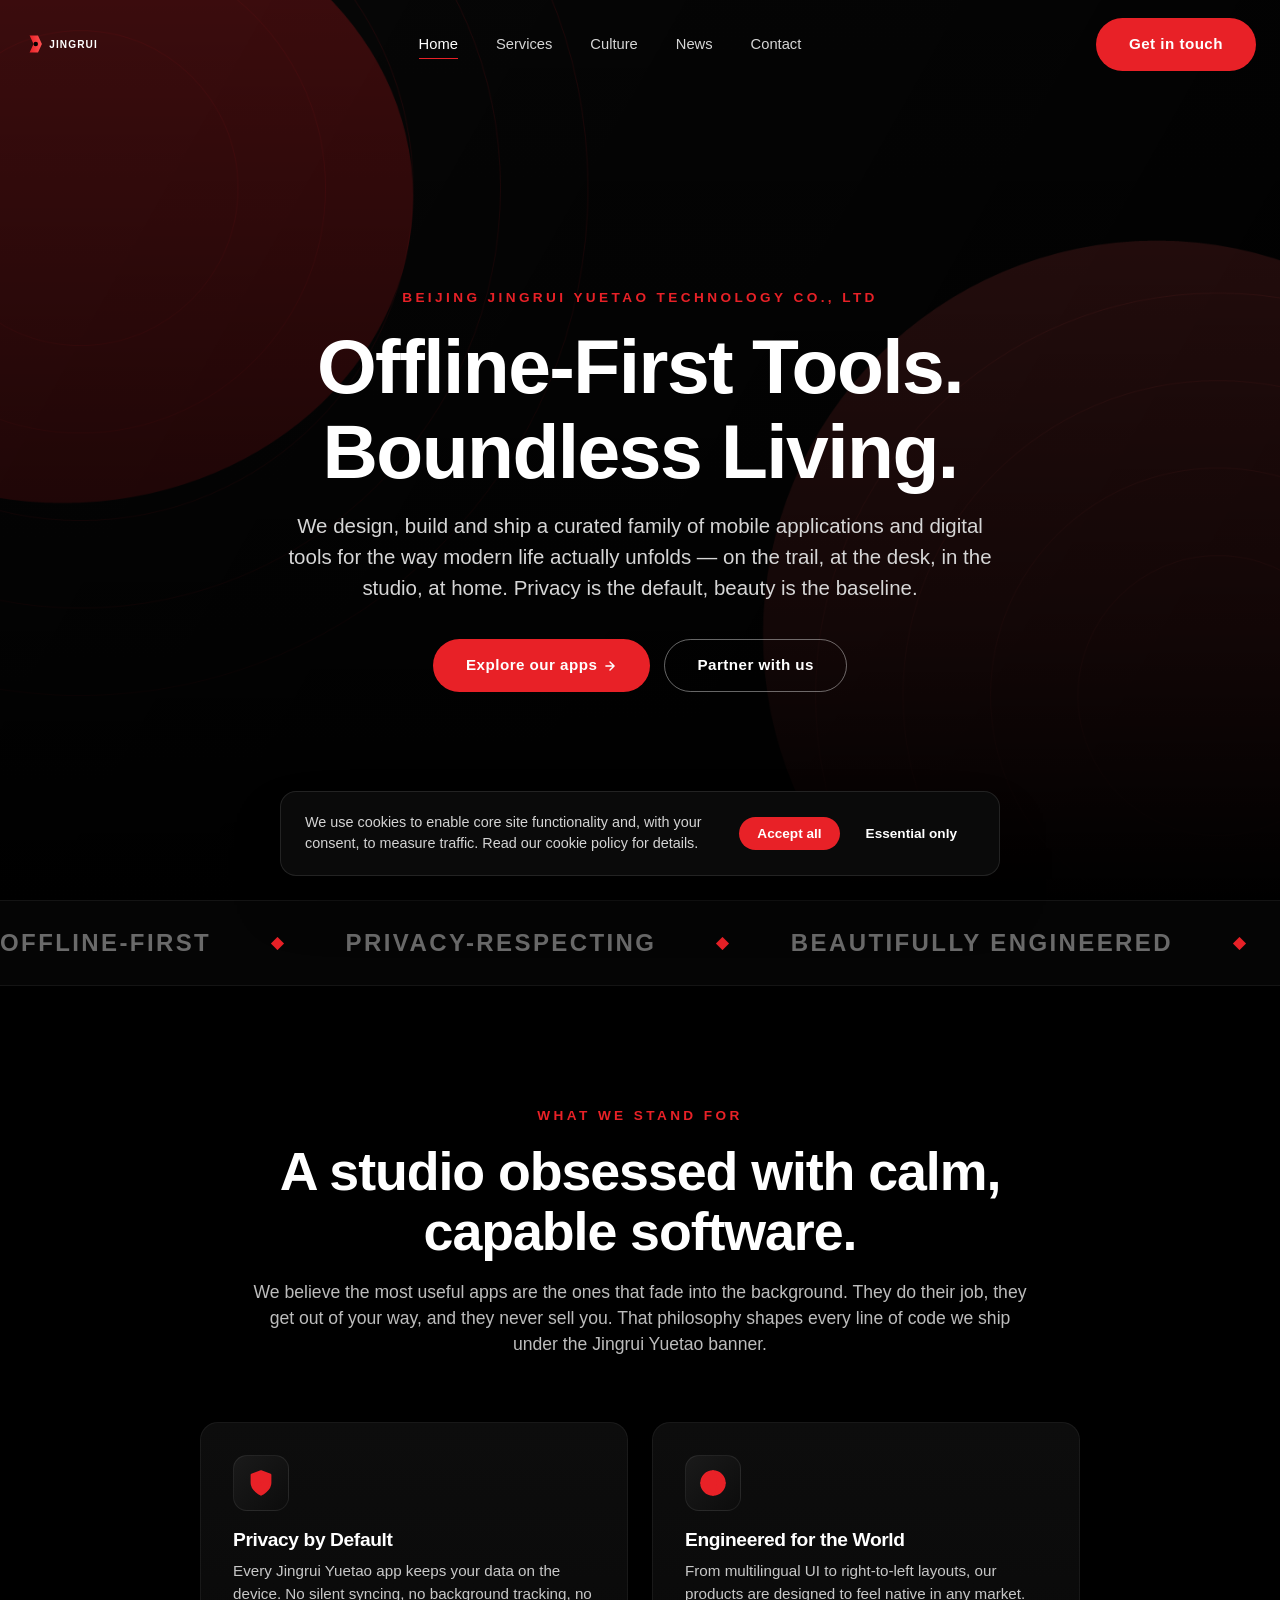
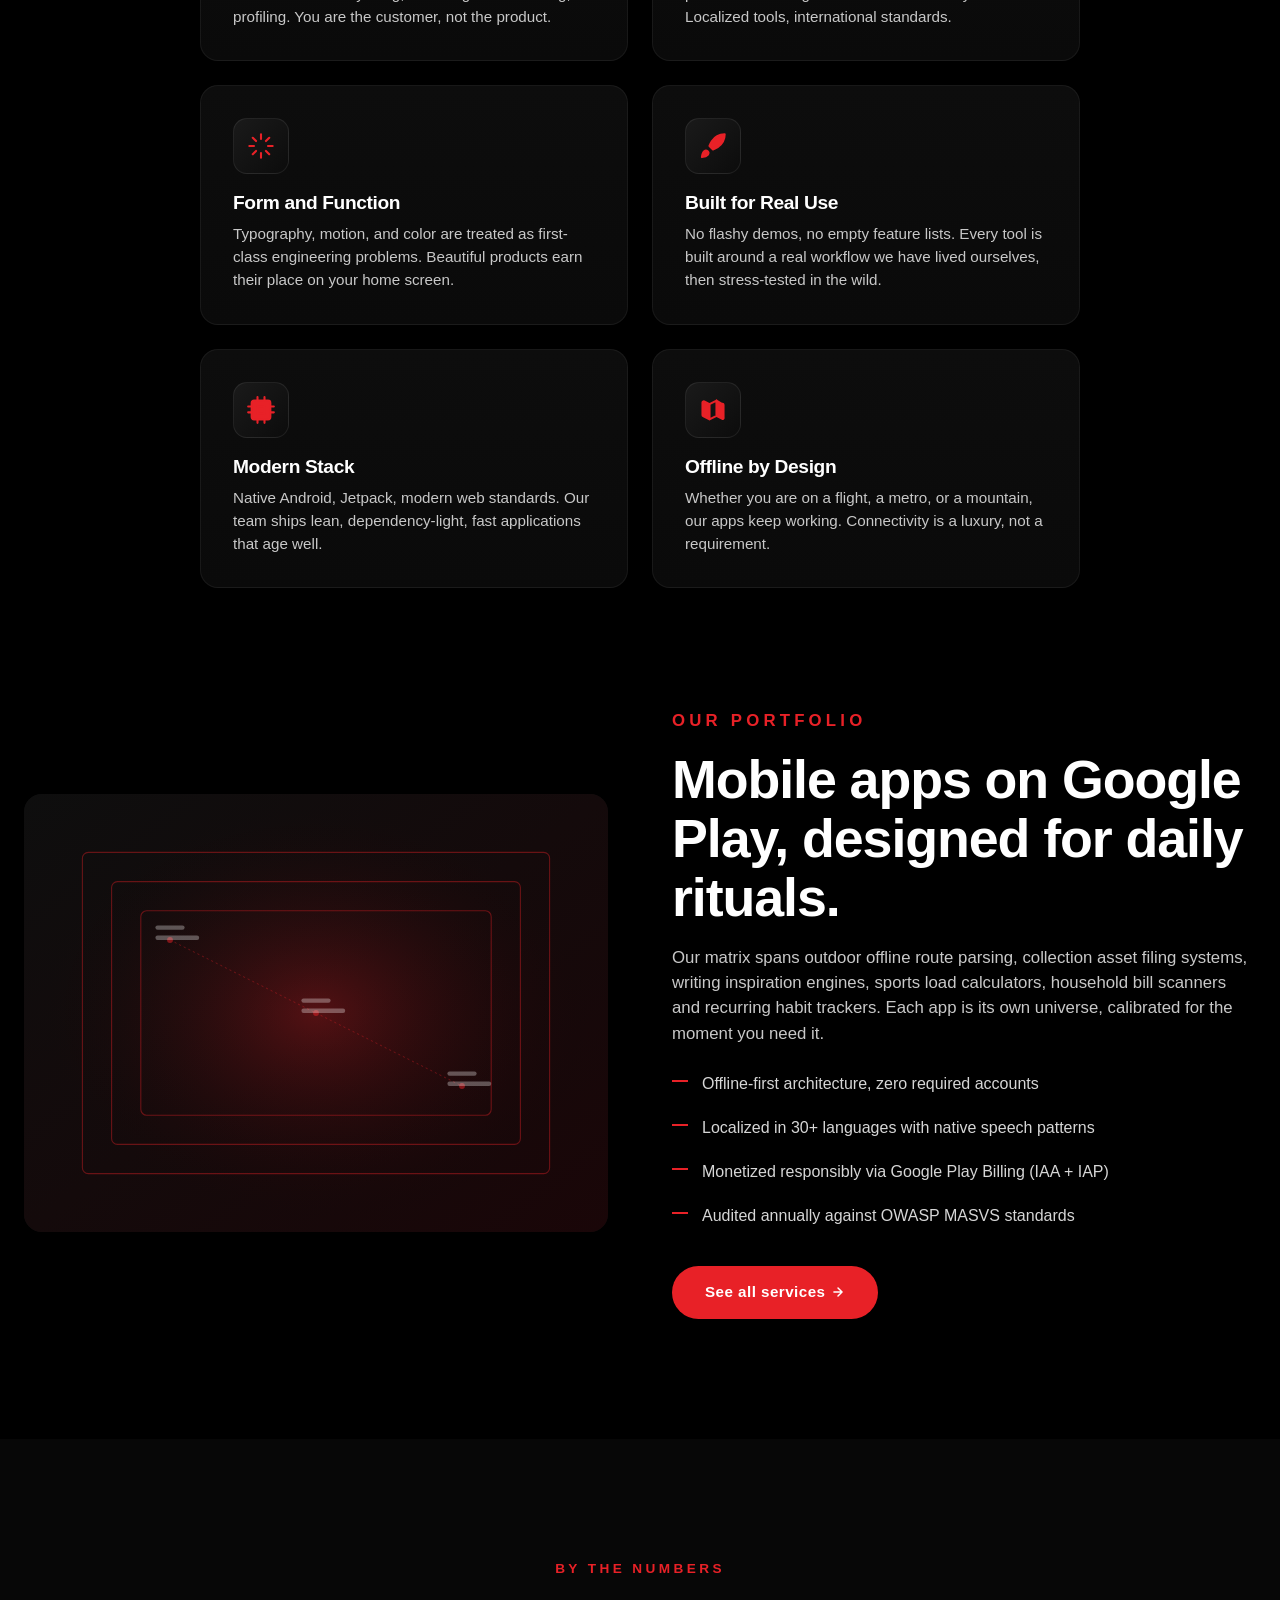
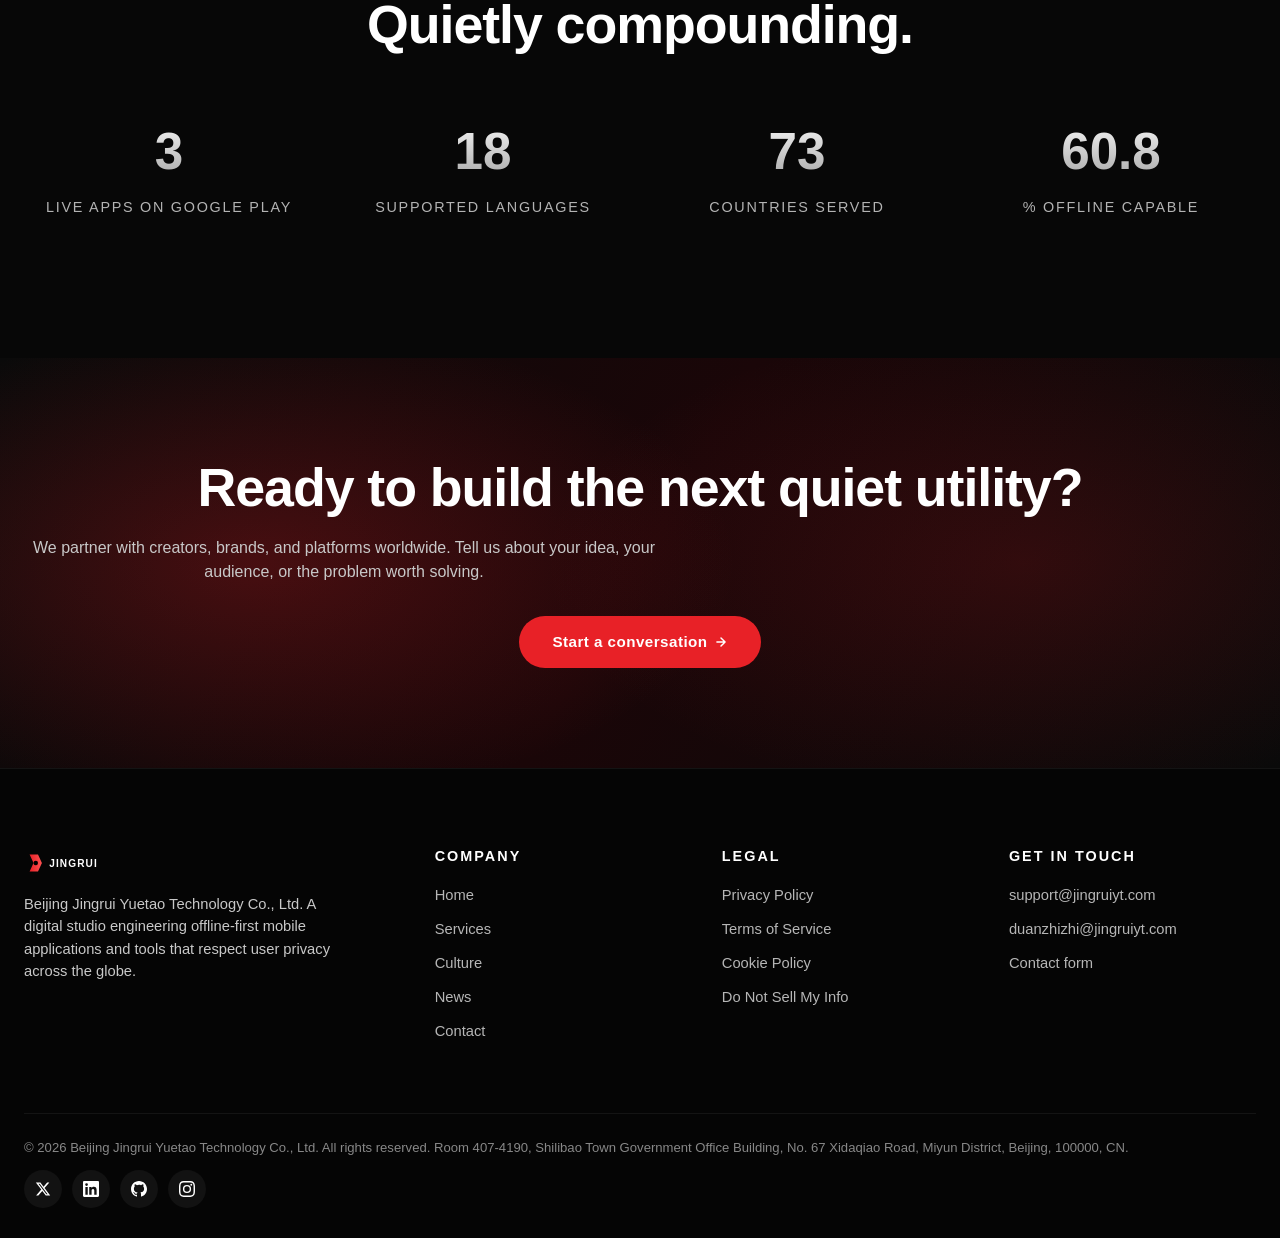
<file: index.html>
<!DOCTYPE html>
<html lang="en">
<head>
<meta charset="UTF-8">
<meta http-equiv="X-UA-Compatible" content="IE=edge">
<meta name="viewport" content="width=device-width, initial-scale=1.0">
<title>Jingrui Yuetao | Offline-First Apps & Digital Tools for a Borderless Lifestyle</title>
<meta name="description" content="Beijing Jingrui Yuetao Technology Co., Ltd builds beautiful, privacy-respecting offline mobile applications and digital tools. Discover our Google Play portfolio of route parsers, collection archives, creative writing engines and more.">
<meta name="keywords" content="Jingrui Yuetao, offline apps, mobile applications, Google Play, privacy-first, data local, route parser, collection archive, writing inspiration, fitness calculator, bill scanner, habit tracker, IAA, IAP">
<meta name="author" content="Beijing Jingrui Yuetao Technology Co., Ltd">
<meta name="robots" content="index, follow, max-image-preview:large, max-snippet:-1, max-video-preview:-1">
<meta name="theme-color" content="#000000">
<meta name="format-detection" content="telephone=no">
<meta property="og:type" content="website">
<meta property="og:url" content="https://jingruiyt.com/">
<meta property="og:title" content="Jingrui Yuetao | Offline-First Apps & Digital Tools">
<meta property="og:description" content="A global studio engineering offline-first mobile applications and digital tools that respect user privacy and elevate everyday life.">
<meta property="og:image" content="https://jingruiyt.com/images/hero-bg.png">
<meta property="og:locale" content="en_US">
<meta property="og:site_name" content="Jingrui Yuetao">
<meta name="twitter:card" content="summary_large_image">
<meta name="twitter:title" content="Jingrui Yuetao | Offline-First Apps & Digital Tools">
<meta name="twitter:description" content="A global studio engineering offline-first mobile applications and digital tools that respect user privacy and elevate everyday life.">
<meta name="twitter:image" content="https://jingruiyt.com/images/hero-bg.png">
<link rel="canonical" href="https://jingruiyt.com/">
<link rel="icon" type="image/svg+xml" href="images/favicon.svg">
<link rel="apple-touch-icon" href="images/logo-icon.svg">
<link rel="stylesheet" href="css/main.css">
<script type="application/ld+json">
{
  "@context": "https://schema.org",
  "@type": "Organization",
  "name": "Beijing Jingrui Yuetao Technology Co., Ltd",
  "alternateName": "Jingrui Yuetao",
  "url": "https://jingruiyt.com/",
  "logo": "https://jingruiyt.com/images/logo.svg",
  "description": "A global technology studio engineering offline-first mobile applications and digital tools that respect user privacy.",
  "address": {
    "@type": "PostalAddress",
    "streetAddress": "Room 407-4190, Shilibao Town Government Office Building, No. 67 Xidaqiao Road, Miyun District (Cluster Registration)",
    "addressLocality": "Beijing",
    "postalCode": "100000",
    "addressCountry": "CN"
  },
  "contactPoint": [
    {"@type": "ContactPoint", "email": "support@jingruiyt.com", "contactType": "customer support", "availableLanguage": ["English", "Chinese"]},
    {"@type": "ContactPoint", "email": "duanzhizhi@jingruiyt.com", "contactType": "key account", "availableLanguage": ["English", "Chinese"]}
  ],
  "sameAs": []
}
</script>
</head>
<body>
<a class="skip-link" href="#main-content">Skip to main content</a>


<header class="site-header">
  <div class="container header-inner">
    <a class="brand" href="index.html" aria-label="Jingrui Yuetao home">
      <img src="images/logo.svg" alt="Jingrui Yuetao" width="180" height="40">
    </a>
    <nav class="nav" aria-label="Primary">
      <a href="index.html" class="active">Home</a>
      <a href="services.html">Services</a>
      <a href="culture.html">Culture</a>
      <a href="news.html">News</a>
      <a href="contact.html">Contact</a>
    </nav>
    <a href="contact.html" class="btn btn-primary header-cta">Get in touch</a>
    <button class="menu-toggle" aria-label="Toggle menu" aria-expanded="false">
      <span></span><span></span><span></span>
    </button>
  </div>
</header>

<aside class="mobile-menu" aria-label="Mobile navigation">
  <a href="index.html">Home</a>
  <a href="services.html">Services</a>
  <a href="culture.html">Culture</a>
  <a href="news.html">News</a>
  <a href="contact.html">Contact</a>
  <a href="privacy-policy.html">Privacy Policy</a>
  <a href="terms-of-service.html">Terms of Service</a>
</aside>
<div class="mobile-overlay"></div>

<section class="hero" id="main-content">
  <div class="hero-bg">
    <img src="images/hero-bg.png" alt="" width="1920" height="1080" fetchpriority="high">
  </div>
  <div class="hero-inner">
    <p class="eyebrow">Beijing Jingrui Yuetao Technology Co., Ltd</p>
    <h1>Offline-First Tools.<br>Boundless Living.</h1>
    <p class="lead">We design, build and ship a curated family of mobile applications and digital tools for the way modern life actually unfolds — on the trail, at the desk, in the studio, at home. Privacy is the default, beauty is the baseline.</p>
    <div class="hero-actions">
      <a href="services.html" class="btn btn-primary btn-arrow">Explore our apps
        <svg width="14" height="14" viewBox="0 0 24 24" fill="none" stroke="currentColor" stroke-width="2.5" stroke-linecap="round" stroke-linejoin="round"><path d="M5 12h14M12 5l7 7-7 7"/></svg>
      </a>
      <a href="contact.html" class="btn btn-ghost">Partner with us</a>
    </div>
  </div>
  <div class="scroll-hint" aria-hidden="true"><span></span></div>
</section>


<div class="marquee" aria-hidden="true">
  <div class="marquee-track">
    <span>OFFLINE-FIRST</span><span>PRIVACY-RESPECTING</span><span>BEAUTIFULLY ENGINEERED</span><span>GLOBAL BY DESIGN</span><span>DATA STAYS LOCAL</span><span>IAA & IAP</span><span>GOOGLE PLAY</span><span>OFFLINE-FIRST</span><span>PRIVACY-RESPECTING</span><span>BEAUTIFULLY ENGINEERED</span><span>GLOBAL BY DESIGN</span><span>DATA STAYS LOCAL</span><span>IAA & IAP</span><span>GOOGLE PLAY</span>
  </div>
</div>

<section class="section">
  <div class="container">
    <div class="text-center reveal" style="max-width:780px;margin:0 auto 64px;">
      <p class="eyebrow">What we stand for</p>
      <h2 style="margin-bottom:18px;">A studio obsessed with calm, capable software.</h2>
      <p style="font-size:1.1rem;color:#bcbcbc;">We believe the most useful apps are the ones that fade into the background. They do their job, they get out of your way, and they never sell you. That philosophy shapes every line of code we ship under the Jingrui Yuetao banner.</p>
    </div>
    <div class="feature-grid">
      <div class="feature-card reveal" data-delay="1">
        <div class="feature-icon"><svg viewBox="0 0 24 24" fill="none" stroke="#e82127" stroke-width="1.8" stroke-linecap="round" stroke-linejoin="round"><path d="M12 22s8-4 8-10V5l-8-3-8 3v7c0 6 8 10 8 10z"/><path d="M9 12l2 2 4-4"/></svg></div>
        <h3>Privacy by Default</h3>
               <p>Every Jingrui Yuetao app keeps your data on the device. No silent syncing, no background tracking, no profiling. You are the customer, not the product.</p>
      </div>
      <div class="feature-card reveal" data-delay="2">
        <div class="feature-icon"><svg viewBox="0 0 24 24" fill="none" stroke="#e82127" stroke-width="1.8" stroke-linecap="round" stroke-linejoin="round"><circle cx="12" cy="12" r="10"/><path d="M2 12h20M12 2a15 15 0 010 20M12 2a15 15 0 000 20"/></svg></div>
        <h3>Engineered for the World</h3>
        <p>From multilingual UI to right-to-left layouts, our products are designed to feel native in any market. Localized tools, international standards.</p>
      </div>
      <div class="feature-card reveal" data-delay="3">
        <div class="feature-icon"><svg viewBox="0 0 24 24" fill="none" stroke="#e82127" stroke-width="1.8" stroke-linecap="round" stroke-linejoin="round"><path d="M12 2v4M12 18v4M4.93 4.93l2.83 2.83M16.24 16.24l2.83 2.83M2 12h4M18 12h4M4.93 19.07l2.83-2.83M16.24 7.76l2.83-2.83"/></svg></div>
        <h3>Form and Function</h3>
        <p>Typography, motion, and color are treated as first-class engineering problems. Beautiful products earn their place on your home screen.</p>
      </div>
      <div class="feature-card reveal" data-delay="4">
        <div class="feature-icon"><svg viewBox="0 0 24 24" fill="none" stroke="#e82127" stroke-width="1.8" stroke-linecap="round" stroke-linejoin="round"><path d="M4.5 16.5c-1.5 1.26-2 5-2 5s3.74-.5 5-2c.71-.84.7-2.13-.09-2.91a2.18 2.18 0 00-2.91-.09zM12 15l-3-3a22 22 0 012-3.95A12.88 12.88 0 0122 2c0 2.72-.78 7.5-6 11a22.35 22.35 0 01-4 2z"/></svg></div>
        <h3>Built for Real Use</h3>
        <p>No flashy demos, no empty feature lists. Every tool is built around a real workflow we have lived ourselves, then stress-tested in the wild.</p>
      </div>
      <div class="feature-card reveal" data-delay="5">
        <div class="feature-icon"><svg viewBox="0 0 24 24" fill="none" stroke="#e82127" stroke-width="1.8" stroke-linecap="round" stroke-linejoin="round"><rect x="4" y="4" width="16" height="16" rx="2"/><rect x="9" y="9" width="6" height="6"/><path d="M9 1v3M15 1v3M9 20v3M15 20v3M20 9h3M20 14h3M1 9h3M1 14h3"/></svg></div>
        <h3>Modern Stack</h3>
        <p>Native Android, Jetpack, modern web standards. Our team ships lean, dependency-light, fast applications that age well.</p>
      </div>
      <div class="feature-card reveal" data-delay="5">
        <div class="feature-icon"><svg viewBox="0 0 24 24" fill="none" stroke="#e82127" stroke-width="1.8" stroke-linecap="round" stroke-linejoin="round"><path d="M9 20l-5.447-2.724A1 1 0 013 16.382V5.618a1 1 0 011.447-.894L9 7m0 13l6-3m-6 3V7m6 10l5.447 2.724A1 1 0 0021 18.382V7.618a1 1 0 00-1.447-.894L15 4m0 13V4M9 7l6-3"/></svg></div>
        <h3>Offline by Design</h3>
        <p>Whether you are on a flight, a metro, or a mountain, our apps keep working. Connectivity is a luxury, not a requirement.</p>
      </div>
    </div>
  </div>
</section>


<section class="section" style="padding-top:0;">
  <div class="container">
    <div class="split">
      <div class="split-media reveal">
        <img src="images/split-services.svg" alt="Illustration of Jingrui Yuetao mobile applications and digital tools" width="800" height="600" loading="lazy">
      </div>
      <div class="split-content reveal" data-delay="1">
        <p class="eyebrow">Our portfolio</p>
        <h2>Mobile apps on Google Play, designed for daily rituals.</h2>
        <p>Our matrix spans outdoor offline route parsing, collection asset filing systems, writing inspiration engines, sports load calculators, household bill scanners and recurring habit trackers. Each app is its own universe, calibrated for the moment you need it.</p>
        <ul class="split-list">
          <li>Offline-first architecture, zero required accounts</li>
          <li>Localized in 30+ languages with native speech patterns</li>
          <li>Monetized responsibly via Google Play Billing (IAA + IAP)</li>
          <li>Audited annually against OWASP MASVS standards</li>
        </ul>
        <div style="margin-top:28px;">
          <a href="services.html" class="btn btn-primary btn-arrow">See all services
            <svg width="14" height="14" viewBox="0 0 24 24" fill="none" stroke="currentColor" stroke-width="2.5" stroke-linecap="round" stroke-linejoin="round"><path d="M5 12h14M12 5l7 7-7 7"/></svg>
          </a>
        </div>
      </div>
    </div>
  </div>
</section>

<section class="section" style="background:#070707;">
  <div class="container">
    <div class="text-center reveal" style="max-width:780px;margin:0 auto 40px;">
      <p class="eyebrow">By the numbers</p>
      <h2>Quietly compounding.</h2>
    </div>
    <div class="stats">
      <div class="stat reveal" data-delay="1">
        <div class="num" data-target="6">0</div>
        <div class="label">Live Apps on Google Play</div>
      </div>
      <div class="stat reveal" data-delay="2">
        <div class="num" data-target="30">0</div>
        <div class="label">Supported Languages</div>
      </div>
      <div class="stat reveal" data-delay="3">
        <div class="num" data-target="120">0</div>
        <div class="label">Countries Served</div>
      </div>
      <div class="stat reveal" data-delay="4">
        <div class="num" data-target="99.9">0</div>
        <div class="label">% Offline Capable</div>
      </div>
    </div>
  </div>
</section>


<section class="cta-banner">
  <div class="container text-center">
    <h2 class="reveal">Ready to build the next quiet utility?</h2>
    <p class="reveal" data-delay="1">We partner with creators, brands, and platforms worldwide. Tell us about your idea, your audience, or the problem worth solving.</p>
    <a href="contact.html" class="btn btn-primary btn-arrow reveal" data-delay="2">Start a conversation
      <svg width="14" height="14" viewBox="0 0 24 24" fill="none" stroke="currentColor" stroke-width="2.5" stroke-linecap="round" stroke-linejoin="round"><path d="M5 12h14M12 5l7 7-7 7"/></svg>
    </a>
  </div>
</section>

<div class="scroll-progress" aria-hidden="true"></div>
<button class="back-to-top" aria-label="Back to top" type="button">
  <svg viewBox="0 0 24 24" fill="none" stroke="currentColor" stroke-width="2.5" stroke-linecap="round" stroke-linejoin="round" width="20" height="20"><path d="M12 19V5M5 12l7-7 7 7"/></svg>
</button>

<footer class="site-footer">
  <div class="container">
    <div class="footer-grid">
      <div class="footer-brand">
        <a href="index.html" class="brand">
          <img src="images/logo.svg" alt="Jingrui Yuetao" width="180" height="40">
        </a>
        <p>Beijing Jingrui Yuetao Technology Co., Ltd. A digital studio engineering offline-first mobile applications and tools that respect user privacy across the globe.</p>
      </div>
      <div class="footer-col">
        <h4>Company</h4>
        <ul>
          <li><a href="index.html">Home</a></li>
          <li><a href="services.html">Services</a></li>
          <li><a href="culture.html">Culture</a></li>
          <li><a href="news.html">News</a></li>
          <li><a href="contact.html">Contact</a></li>
        </ul>
      </div>
      <div class="footer-col">
        <h4>Legal</h4>
        <ul>
          <li><a href="privacy-policy.html">Privacy Policy</a></li>
          <li><a href="terms-of-service.html">Terms of Service</a></li>
          <li><a href="privacy-policy.html#cookies">Cookie Policy</a></li>
          <li><a href="privacy-policy.html#dnt">Do Not Sell My Info</a></li>
        </ul>
      </div>
      <div class="footer-col">
        <h4>Get in touch</h4>
        <ul>
          <li><a href="mailto:support@jingruiyt.com">support@jingruiyt.com</a></li>
          <li><a href="mailto:duanzhizhi@jingruiyt.com">duanzhizhi@jingruiyt.com</a></li>
          <li><a href="contact.html">Contact form</a></li>
        </ul>
      </div>
    </div>
    <div class="footer-bottom">
      <span>&copy; <span class="js-year">2026</span> Beijing Jingrui Yuetao Technology Co., Ltd. All rights reserved. Room 407-4190, Shilibao Town Government Office Building, No. 67 Xidaqiao Road, Miyun District, Beijing, 100000, CN.</span>
      <div class="social-row" aria-label="Social media">
        <a href="#" aria-label="Twitter"><svg viewBox="0 0 24 24" fill="#fff"><path d="M18.244 2.25h3.308l-7.227 8.26 8.502 11.24H16.17l-5.214-6.817L4.99 21.75H1.68l7.73-8.835L1.254 2.25H8.08l4.713 6.231zm-1.161 17.52h1.833L7.084 4.126H5.117z"/></svg></a>
        <a href="#" aria-label="LinkedIn"><svg viewBox="0 0 24 24" fill="#fff"><path d="M20.447 20.452h-3.554v-5.569c0-1.328-.027-3.037-1.852-3.037-1.853 0-2.136 1.445-2.136 2.939v5.667H9.351V9h3.414v1.561h.046c.477-.9 1.637-1.85 3.37-1.85 3.601 0 4.267 2.37 4.267 5.455v6.286zM5.337 7.433a2.062 2.062 0 01-2.063-2.065 2.063 2.063 0 112.063 2.065zm1.782 13.019H3.555V9h3.564v11.452zM22.225 0H1.771C.792 0 0 .774 0 1.729v20.542C0 23.227.792 24 1.771 24h20.451C23.2 24 24 23.227 24 22.271V1.729C24 .774 23.2 0 22.222 0h.003z"/></svg></a>
        <a href="#" aria-label="GitHub"><svg viewBox="0 0 24 24" fill="#fff"><path d="M12 0C5.374 0 0 5.373 0 12c0 5.302 3.438 9.8 8.207 11.387.599.111.793-.261.793-.577v-2.234c-3.338.726-4.033-1.416-4.033-1.416-.546-1.387-1.333-1.756-1.333-1.756-1.089-.745.083-.729.083-.729 1.205.084 1.839 1.237 1.839 1.237 1.07 1.834 2.807 1.304 3.492.997.107-.775.418-1.305.762-1.604-2.665-.305-5.467-1.334-5.467-5.931 0-1.311.469-2.381 1.236-3.221-.124-.303-.535-1.524.117-3.176 0 0 1.008-.322 3.301 1.23A11.509 11.509 0 0112 5.803c1.02.005 2.047.138 3.006.404 2.291-1.552 3.297-1.23 3.297-1.23.653 1.653.242 2.874.118 3.176.77.84 1.235 1.911 1.235 3.221 0 4.609-2.807 5.624-5.479 5.921.43.372.823 1.102.823 2.222v3.293c0 .319.192.694.801.576C20.566 21.797 24 17.3 24 12c0-6.627-5.373-12-12-12z"/></svg></a>
        <a href="#" aria-label="Instagram"><svg viewBox="0 0 24 24" fill="#fff"><path d="M12 2.163c3.204 0 3.584.012 4.85.07 3.252.148 4.771 1.691 4.919 4.919.058 1.265.069 1.645.069 4.849 0 3.205-.012 3.584-.069 4.849-.149 3.225-1.664 4.771-4.919 4.919-1.266.058-1.644.07-4.85.07-3.204 0-3.584-.012-4.849-.07-3.26-.149-4.771-1.699-4.919-4.92-.058-1.265-.07-1.644-.07-4.849 0-3.204.013-3.583.07-4.849.149-3.227 1.664-4.771 4.919-4.919 1.266-.057 1.645-.069 4.849-.069zM12 0C8.741 0 8.333.014 7.053.072 2.695.272.273 2.69.073 7.052.014 8.333 0 8.741 0 12c0 3.259.014 3.668.072 4.948.2 4.358 2.618 6.78 6.98 6.98C8.333 23.986 8.741 24 12 24c3.259 0 3.668-.014 4.948-.072 4.354-.2 6.782-2.618 6.979-6.98.059-1.28.073-1.689.073-4.948 0-3.259-.014-3.667-.072-4.947-.196-4.354-2.617-6.78-6.979-6.98C15.668.014 15.259 0 12 0zm0 5.838a6.162 6.162 0 100 12.324 6.162 6.162 0 000-12.324zM12 16a4 4 0 110-8 4 4 0 010 8zm6.406-11.845a1.44 1.44 0 100 2.881 1.44 1.44 0 000-2.881z"/></svg></a>
      </div>
    </div>
  </div>
</footer>

<div class="cookie-banner" role="dialog" aria-label="Cookie consent">
  <p>We use cookies to enable core site functionality and, with your consent, to measure traffic. Read our <a href="privacy-policy.html#cookies">cookie policy</a> for details.</p>
  <div class="cb-actions">
    <button class="cb-accept" type="button">Accept all</button>
    <button class="cb-reject" type="button">Essential only</button>
  </div>
</div>

<script src="js/main.js" defer></script>
</body>
</html>
</file>
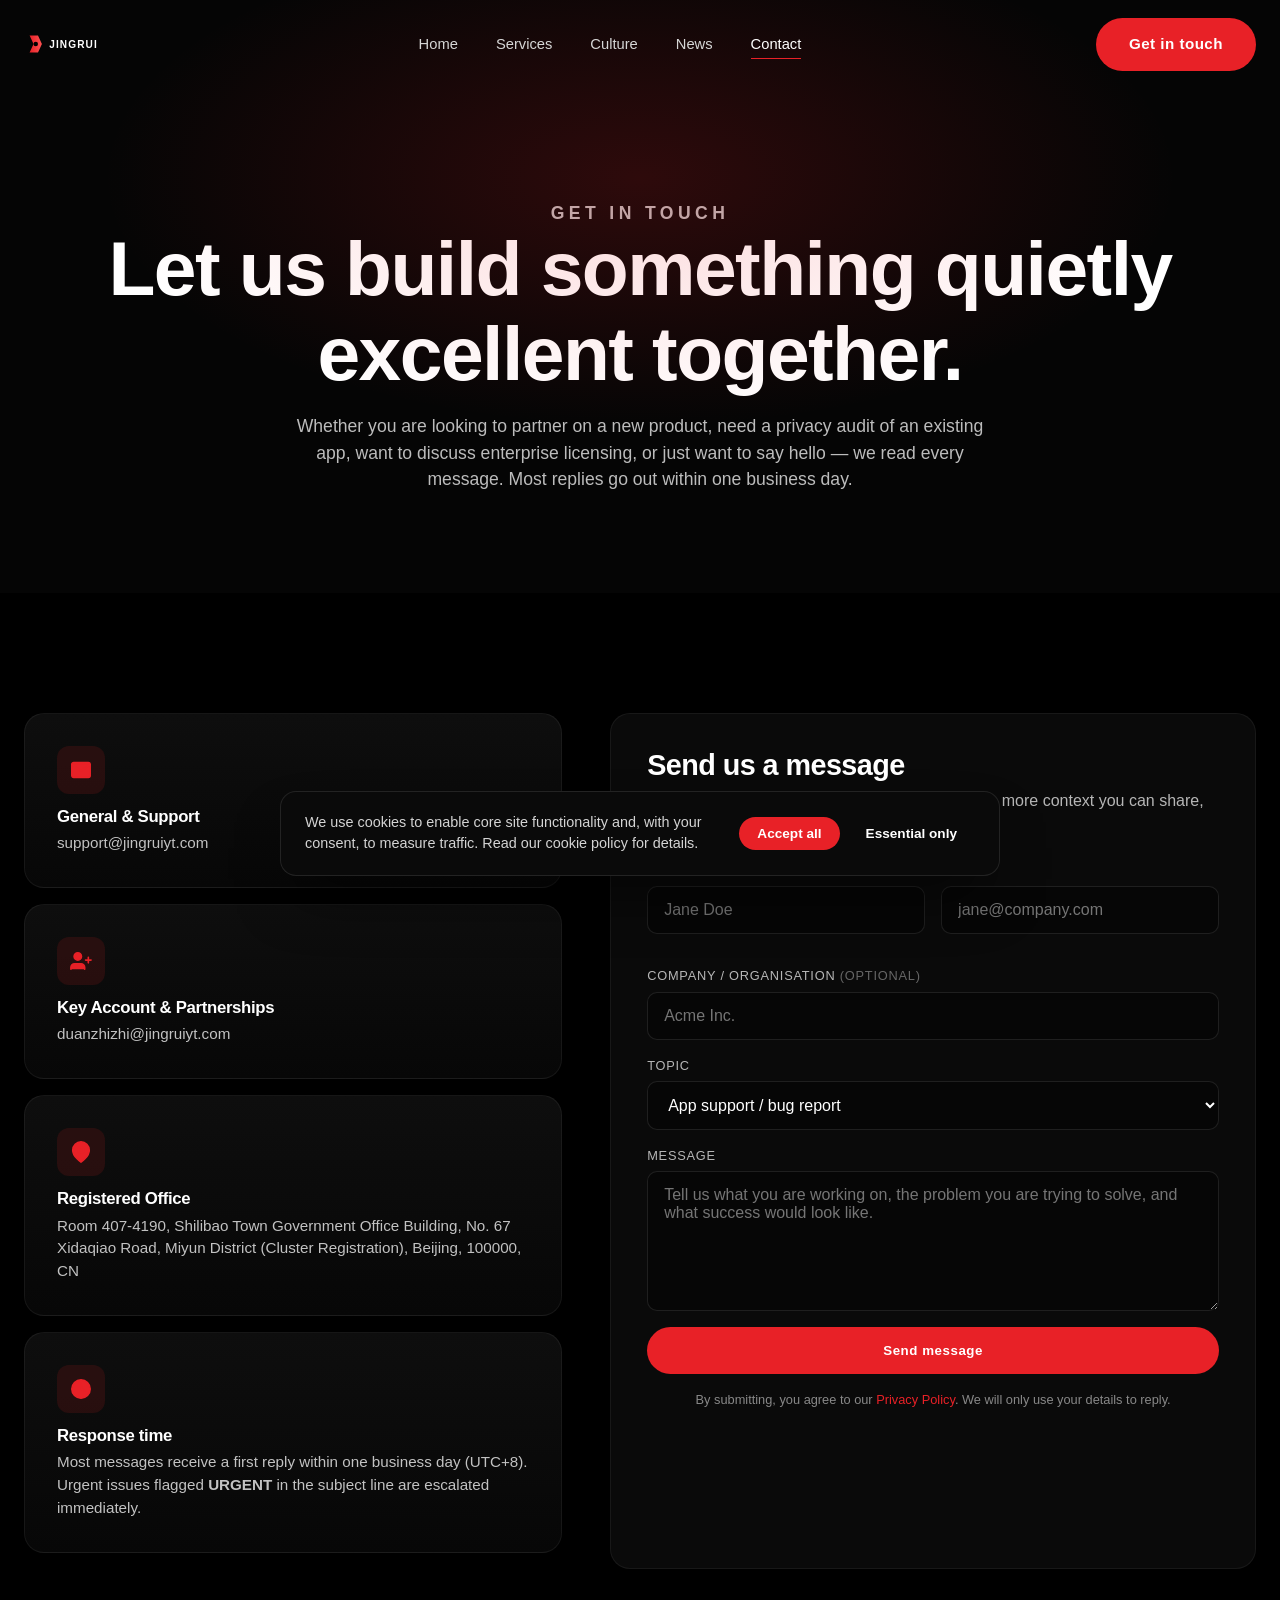
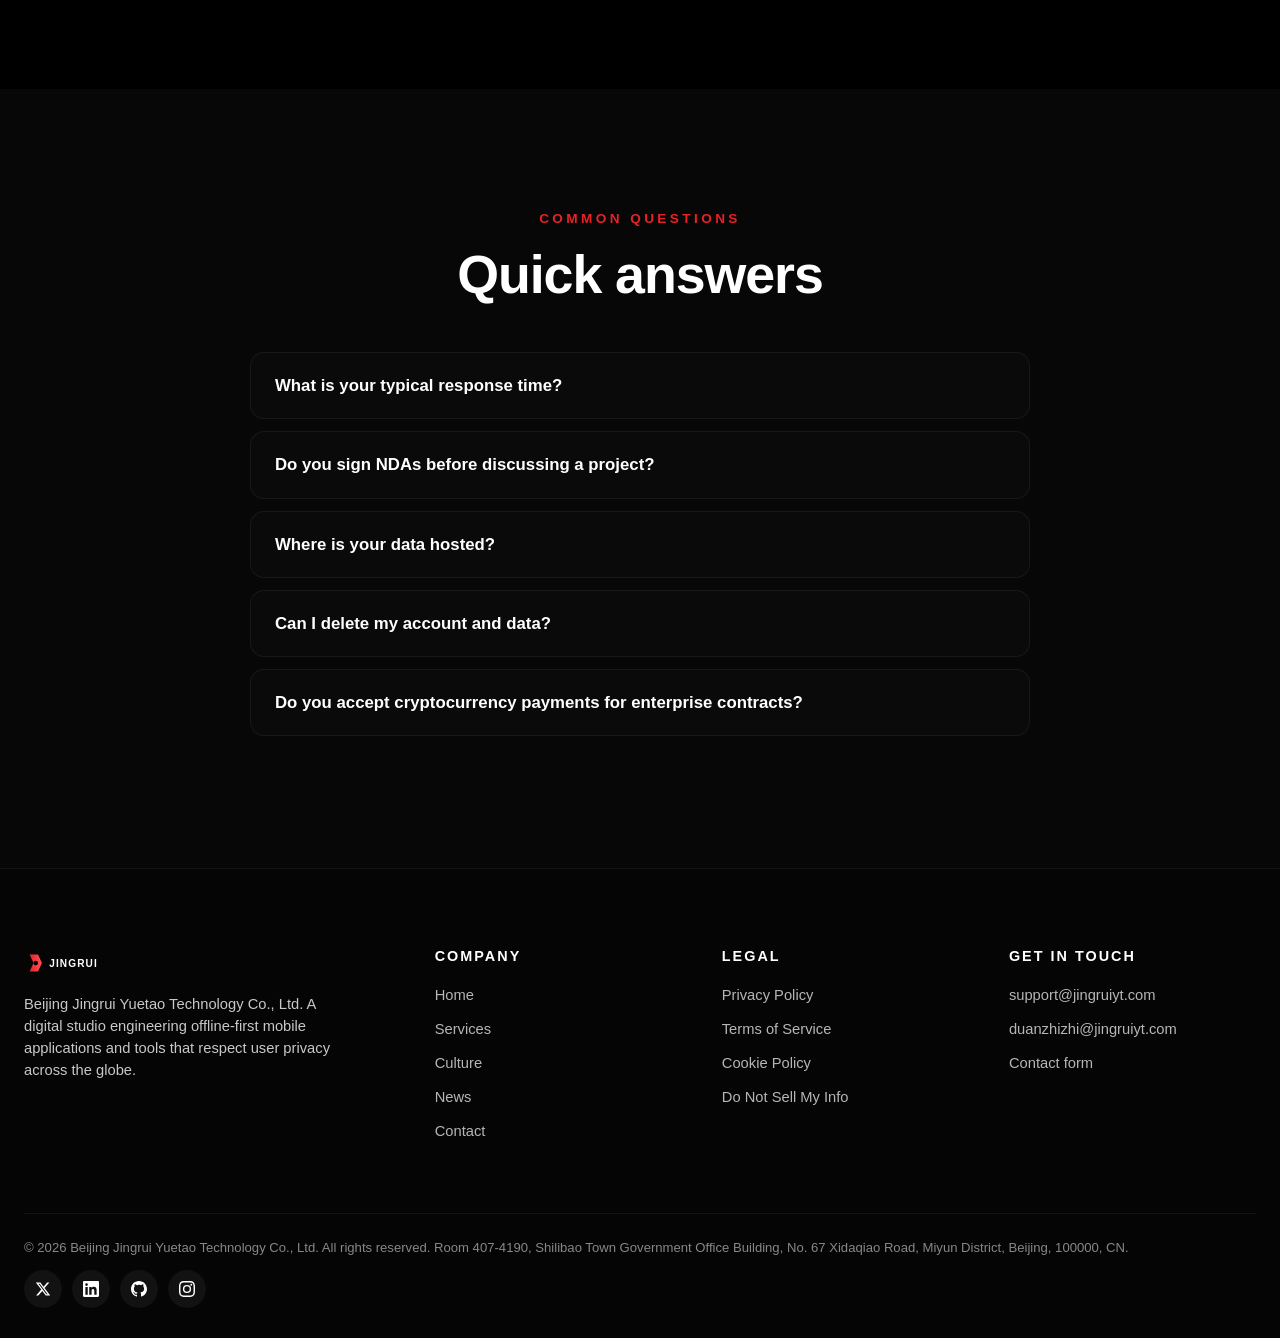
<file: contact.html>
<!DOCTYPE html>
<html lang="en">
<head>
<meta charset="UTF-8">
<meta http-equiv="X-UA-Compatible" content="IE=edge">
<meta name="viewport" content="width=device-width, initial-scale=1.0">
<title>Contact Jingrui Yuetao | Get in Touch</title>
<meta name="description" content="Get in touch with Beijing Jingrui Yuetao Technology Co., Ltd. Reach our support team or our key account team for partnerships, press, or general enquiries. We respond within one business day.">
<meta name="robots" content="index, follow, max-image-preview:large">
<meta name="theme-color" content="#000000">
<meta name="keywords" content="contact Jingrui Yuetao, support email, key account, partnership, press, enterprise licensing, Beijing tech company contact">
<meta property="og:type" content="website">
<meta property="og:url" content="https://jingruiyt.com/contact.html">
<meta property="og:title" content="Contact Jingrui Yuetao | Get in Touch">
<meta property="og:description" content="Get in touch with Beijing Jingrui Yuetao Technology Co., Ltd. Reach our support team or our key account team for partnerships, press, or general enquiries.">
<meta property="og:image" content="https://jingruiyt.com/images/logo.svg">
<meta property="og:locale" content="en_US">
<meta property="og:site_name" content="Jingrui Yuetao">
<meta name="twitter:card" content="summary_large_image">
<meta name="twitter:title" content="Contact Jingrui Yuetao | Get in Touch">
<meta name="twitter:description" content="Get in touch with Beijing Jingrui Yuetao Technology Co., Ltd. Reach our support team or our key account team.">
<meta name="twitter:image" content="https://jingruiyt.com/images/logo.svg">
<link rel="canonical" href="https://jingruiyt.com/contact.html">
<link rel="icon" type="image/svg+xml" href="images/favicon.svg">
<link rel="stylesheet" href="css/main.css">
</head>
<body>
<a class="skip-link" href="#main-content">Skip to main content</a>
<header class="site-header">
  <div class="container header-inner">
    <a class="brand" href="index.html" aria-label="Jingrui Yuetao home">
      <img src="images/logo.svg" alt="Jingrui Yuetao" width="180" height="40">
    </a>
    <nav class="nav" aria-label="Primary">
      <a href="index.html">Home</a>
      <a href="services.html">Services</a>
      <a href="culture.html">Culture</a>
      <a href="news.html">News</a>
      <a href="contact.html" class="active">Contact</a>
    </nav>
    <a href="contact.html" class="btn btn-primary header-cta">Get in touch</a>
    <button class="menu-toggle" aria-label="Toggle menu" aria-expanded="false">
      <span></span><span></span><span></span>
    </button>
  </div>
</header>
<aside class="mobile-menu" aria-label="Mobile navigation">
  <a href="index.html">Home</a>
  <a href="services.html">Services</a>
  <a href="culture.html">Culture</a>
  <a href="news.html">News</a>
  <a href="contact.html">Contact</a>
  <a href="privacy-policy.html">Privacy Policy</a>
  <a href="terms-of-service.html">Terms of Service</a>
</aside>
<div class="mobile-overlay"></div>

<header class="page-header" id="main-content">
  <div class="container">
    <p class="eyebrow">Get in touch</p>
    <h1>Let us build something quietly excellent together.</h1>
    <p>Whether you are looking to partner on a new product, need a privacy audit of an existing app, want to discuss enterprise licensing, or just want to say hello &mdash; we read every message. Most replies go out within one business day.</p>
  </div>
</header>



<section class="section">
  <div class="container">
    <div class="contact-grid">
      <div class="reveal">
        <div class="contact-info-card">
          <div class="ci-icon"><svg viewBox="0 0 24 24" fill="none" stroke="#e82127" stroke-width="1.8" stroke-linecap="round" stroke-linejoin="round"><path d="M4 4h16c1.1 0 2 .9 2 2v12c0 1.1-.9 2-2 2H4c-1.1 0-2-.9-2-2V6c0-1.1.9-2 2-2z"/><path d="M22 6l-10 7L2 6"/></svg></div>
          <h3>General &amp; Support</h3>
          <p><a href="mailto:support@jingruiyt.com">support@jingruiyt.com</a></p>
        </div>
        <div class="contact-info-card">
          <div class="ci-icon"><svg viewBox="0 0 24 24" fill="none" stroke="#e82127" stroke-width="1.8" stroke-linecap="round" stroke-linejoin="round"><path d="M16 21v-2a4 4 0 00-4-4H5a4 4 0 00-4 4v2"/><circle cx="8.5" cy="7" r="4"/><path d="M20 8v6M23 11h-6"/></svg></div>
          <h3>Key Account &amp; Partnerships</h3>
          <p><a href="mailto:duanzhizhi@jingruiyt.com">duanzhizhi@jingruiyt.com</a></p>
        </div>
        <div class="contact-info-card">
          <div class="ci-icon"><svg viewBox="0 0 24 24" fill="none" stroke="#e82127" stroke-width="1.8" stroke-linecap="round" stroke-linejoin="round"><path d="M21 10c0 7-9 13-9 13s-9-6-9-13a9 9 0 0118 0z"/><circle cx="12" cy="10" r="3"/></svg></div>
          <h3>Registered Office</h3>
          <p>Room 407-4190, Shilibao Town Government Office Building, No. 67 Xidaqiao Road, Miyun District (Cluster Registration), Beijing, 100000, CN</p>
        </div>
        <div class="contact-info-card">
          <div class="ci-icon"><svg viewBox="0 0 24 24" fill="none" stroke="#e82127" stroke-width="1.8" stroke-linecap="round" stroke-linejoin="round"><circle cx="12" cy="12" r="10"/><path d="M12 6v6l4 2"/></svg></div>
          <h3>Response time</h3>
          <p>Most messages receive a first reply within one business day (UTC+8). Urgent issues flagged <strong>URGENT</strong> in the subject line are escalated immediately.</p>
        </div>
      </div>
      <div class="contact-form reveal" data-delay="1">
        <form action="mailto:support@jingruiyt.com" method="post" enctype="text/plain" novalidate>
          <h2 style="margin-bottom:8px;font-size:1.8rem;">Send us a message</h2>
          <p style="margin-bottom:24px;color:#b6b6b6;">Tell us a little about what you are working on. The more context you can share, the more useful our first reply will be.</p>
          <div class="form-row">
            <div class="form-group">
              <label for="name">Your name</label>
              <input type="text" id="name" name="name" required autocomplete="name" placeholder="Jane Doe">
            </div>
            <div class="form-group">
              <label for="email">Email</label>
              <input type="email" id="email" name="email" required autocomplete="email" placeholder="jane@company.com">
            </div>
          </div>
          <div class="form-group">
            <label for="company">Company / Organisation <span style="color:#666;">(optional)</span></label>
            <input type="text" id="company" name="company" autocomplete="organization" placeholder="Acme Inc.">
          </div>
          <div class="form-group">
            <label for="topic">Topic</label>
            <select id="topic" name="topic" required>
              <option value="support">App support / bug report</option>
              <option value="partnership">Partnership / co-development</option>
              <option value="press">Press / media enquiry</option>
              <option value="enterprise">Enterprise licensing</option>
              <option value="privacy">Privacy / data request</option>
              <option value="other">Something else</option>
            </select>
          </div>
          <div class="form-group">
            <label for="message">Message</label>
            <textarea id="message" name="message" required placeholder="Tell us what you are working on, the problem you are trying to solve, and what success would look like."></textarea>
          </div>
          <button type="submit" class="form-submit">Send message</button>
          <p style="font-size:.8rem;color:#888;margin-top:16px;text-align:center;">By submitting, you agree to our <a href="privacy-policy.html" style="color:#e82127;">Privacy Policy</a>. We will only use your details to reply.</p>
        </form>
      </div>
    </div>
  </div>
</section>



<section class="section" style="background:#070707;">
  <div class="container">
    <div class="text-center reveal" style="max-width:780px;margin:0 auto 48px;">
      <p class="eyebrow">Common questions</p>
      <h2>Quick answers</h2>
    </div>
    <div style="max-width:780px;margin:0 auto;">
      <details class="reveal" style="background:#0a0a0a;border:1px solid rgba(255,255,255,.06);border-radius:14px;padding:20px 24px;margin-bottom:12px;cursor:pointer;">
        <summary style="font-weight:600;font-size:1.05rem;color:#fff;list-style:none;">What is your typical response time?</summary>
        <p style="margin-top:12px;color:#c2c2c2;">We respond to most enquiries within one business day (UTC+8). Critical app-store or production issues are escalated immediately if the subject line begins with <strong>URGENT</strong>.</p>
      </details>
      <details class="reveal" data-delay="1" style="background:#0a0a0a;border:1px solid rgba(255,255,255,.06);border-radius:14px;padding:20px 24px;margin-bottom:12px;cursor:pointer;">
        <summary style="font-weight:600;font-size:1.05rem;color:#fff;list-style:none;">Do you sign NDAs before discussing a project?</summary>
        <p style="margin-top:12px;color:#c2c2c2;">Yes. We routinely sign mutual NDAs before any substantive technical conversation. We can use your template or ours, whichever is faster.</p>
      </details>
      <details class="reveal" data-delay="2" style="background:#0a0a0a;border:1px solid rgba(255,255,255,.06);border-radius:14px;padding:20px 24px;margin-bottom:12px;cursor:pointer;">
        <summary style="font-weight:600;font-size:1.05rem;color:#fff;list-style:none;">Where is your data hosted?</summary>
        <p style="margin-top:12px;color:#c2c2c2;">All user data for our published mobile applications stays on the device. Any server-side infrastructure we operate is hosted on major cloud providers in the EU, US and Asia-Pacific regions, and is documented in our Privacy Policy.</p>
      </details>
      <details class="reveal" data-delay="3" style="background:#0a0a0a;border:1px solid rgba(255,255,255,.06);border-radius:14px;padding:20px 24px;margin-bottom:12px;cursor:pointer;">
        <summary style="font-weight:600;font-size:1.05rem;color:#fff;list-style:none;">Can I delete my account and data?</summary>
        <p style="margin-top:12px;color:#c2c2c2;">Yes. Our apps are designed to be usable without an account. For any data that we do process (such as support correspondence or analytics), you can request access, correction or deletion at any time by emailing <a href="mailto:support@jingruiyt.com" style="color:#e82127;">support@jingruiyt.com</a>.</p>
      </details>
      <details class="reveal" data-delay="4" style="background:#0a0a0a;border:1px solid rgba(255,255,255,.06);border-radius:14px;padding:20px 24px;margin-bottom:12px;cursor:pointer;">
        <summary style="font-weight:600;font-size:1.05rem;color:#fff;list-style:none;">Do you accept cryptocurrency payments for enterprise contracts?</summary>
        <p style="margin-top:12px;color:#c2c2c2;">We can invoice in fiat currency (USD, EUR, GBP, CNY) and accept wire transfer, ACH, SEPA, or major credit cards. For larger contracts we can also explore stablecoin settlement on a case-by-case basis.</p>
      </details>
    </div>
  </div>
</section>

<div class="scroll-progress" aria-hidden="true"></div>
<button class="back-to-top" aria-label="Back to top" type="button">
  <svg viewBox="0 0 24 24" fill="none" stroke="currentColor" stroke-width="2.5" stroke-linecap="round" stroke-linejoin="round" width="20" height="20"><path d="M12 19V5M5 12l7-7 7 7"/></svg>
</button>

<footer class="site-footer">
  <div class="container">
    <div class="footer-grid">
      <div class="footer-brand">
        <a href="index.html" class="brand">
          <img src="images/logo.svg" alt="Jingrui Yuetao" width="180" height="40">
        </a>
        <p>Beijing Jingrui Yuetao Technology Co., Ltd. A digital studio engineering offline-first mobile applications and tools that respect user privacy across the globe.</p>
      </div>
      <div class="footer-col">
        <h4>Company</h4>
        <ul>
          <li><a href="index.html">Home</a></li>
          <li><a href="services.html">Services</a></li>
          <li><a href="culture.html">Culture</a></li>
          <li><a href="news.html">News</a></li>
          <li><a href="contact.html">Contact</a></li>
        </ul>
      </div>
      <div class="footer-col">
        <h4>Legal</h4>
        <ul>
          <li><a href="privacy-policy.html">Privacy Policy</a></li>
          <li><a href="terms-of-service.html">Terms of Service</a></li>
          <li><a href="privacy-policy.html#cookies">Cookie Policy</a></li>
          <li><a href="privacy-policy.html#dnt">Do Not Sell My Info</a></li>
        </ul>
      </div>
      <div class="footer-col">
        <h4>Get in touch</h4>
        <ul>
          <li><a href="mailto:support@jingruiyt.com">support@jingruiyt.com</a></li>
          <li><a href="mailto:duanzhizhi@jingruiyt.com">duanzhizhi@jingruiyt.com</a></li>
          <li><a href="contact.html">Contact form</a></li>
        </ul>
      </div>
    </div>
    <div class="footer-bottom">
      <span>&copy; <span class="js-year">2026</span> Beijing Jingrui Yuetao Technology Co., Ltd. All rights reserved. Room 407-4190, Shilibao Town Government Office Building, No. 67 Xidaqiao Road, Miyun District, Beijing, 100000, CN.</span>
      <div class="social-row" aria-label="Social media">
        <a href="#" aria-label="Twitter"><svg viewBox="0 0 24 24" fill="#fff"><path d="M18.244 2.25h3.308l-7.227 8.26 8.502 11.24H16.17l-5.214-6.817L4.99 21.75H1.68l7.73-8.835L1.254 2.25H8.08l4.713 6.231zm-1.161 17.52h1.833L7.084 4.126H5.117z"/></svg></a>
        <a href="#" aria-label="LinkedIn"><svg viewBox="0 0 24 24" fill="#fff"><path d="M20.447 20.452h-3.554v-5.569c0-1.328-.027-3.037-1.852-3.037-1.853 0-2.136 1.445-2.136 2.939v5.667H9.351V9h3.414v1.561h.046c.477-.9 1.637-1.85 3.37-1.85 3.601 0 4.267 2.37 4.267 5.455v6.286zM5.337 7.433a2.062 2.062 0 01-2.063-2.065 2.063 2.063 0 112.063 2.065zm1.782 13.019H3.555V9h3.564v11.452zM22.225 0H1.771C.792 0 0 .774 0 1.729v20.542C0 23.227.792 24 1.771 24h20.451C23.2 24 24 23.227 24 22.271V1.729C24 .774 23.2 0 22.222 0h.003z"/></svg></a>
        <a href="#" aria-label="GitHub"><svg viewBox="0 0 24 24" fill="#fff"><path d="M12 0C5.374 0 0 5.373 0 12c0 5.302 3.438 9.8 8.207 11.387.599.111.793-.261.793-.577v-2.234c-3.338.726-4.033-1.416-4.033-1.416-.546-1.387-1.333-1.756-1.333-1.756-1.089-.745.083-.729.083-.729 1.205.084 1.839 1.237 1.839 1.237 1.07 1.834 2.807 1.304 3.492.997.107-.775.418-1.305.762-1.604-2.665-.305-5.467-1.334-5.467-5.931 0-1.311.469-2.381 1.236-3.221-.124-.303-.535-1.524.117-3.176 0 0 1.008-.322 3.301 1.23A11.509 11.509 0 0112 5.803c1.02.005 2.047.138 3.006.404 2.291-1.552 3.297-1.23 3.297-1.23.653 1.653.242 2.874.118 3.176.77.84 1.235 1.911 1.235 3.221 0 4.609-2.807 5.624-5.479 5.921.43.372.823 1.102.823 2.222v3.293c0 .319.192.694.801.576C20.566 21.797 24 17.3 24 12c0-6.627-5.373-12-12-12z"/></svg></a>
        <a href="#" aria-label="Instagram"><svg viewBox="0 0 24 24" fill="#fff"><path d="M12 2.163c3.204 0 3.584.012 4.85.07 3.252.148 4.771 1.691 4.919 4.919.058 1.265.069 1.645.069 4.849 0 3.205-.012 3.584-.069 4.849-.149 3.225-1.664 4.771-4.919 4.919-1.266.058-1.644.07-4.85.07-3.204 0-3.584-.012-4.849-.07-3.26-.149-4.771-1.699-4.919-4.92-.058-1.265-.07-1.644-.07-4.849 0-3.204.013-3.583.07-4.849.149-3.227 1.664-4.771 4.919-4.919 1.266-.057 1.645-.069 4.849-.069zM12 0C8.741 0 8.333.014 7.053.072 2.695.272.273 2.69.073 7.052.014 8.333 0 8.741 0 12c0 3.259.014 3.668.072 4.948.2 4.358 2.618 6.78 6.98 6.98C8.333 23.986 8.741 24 12 24c3.259 0 3.668-.014 4.948-.072 4.354-.2 6.782-2.618 6.979-6.98.059-1.28.073-1.689.073-4.948 0-3.259-.014-3.667-.072-4.947-.196-4.354-2.617-6.78-6.979-6.98C15.668.014 15.259 0 12 0zm0 5.838a6.162 6.162 0 100 12.324 6.162 6.162 0 000-12.324zM12 16a4 4 0 110-8 4 4 0 010 8zm6.406-11.845a1.44 1.44 0 100 2.881 1.44 1.44 0 000-2.881z"/></svg></a>
      </div>
    </div>
  </div>
</footer>

<div class="cookie-banner" role="dialog" aria-label="Cookie consent">
  <p>We use cookies to enable core site functionality and, with your consent, to measure traffic. Read our <a href="privacy-policy.html#cookies">cookie policy</a> for details.</p>
  <div class="cb-actions">
    <button class="cb-accept" type="button">Accept all</button>
    <button class="cb-reject" type="button">Essential only</button>
  </div>
</div>

<script src="js/main.js" defer></script>
</body>
</html>
</file>
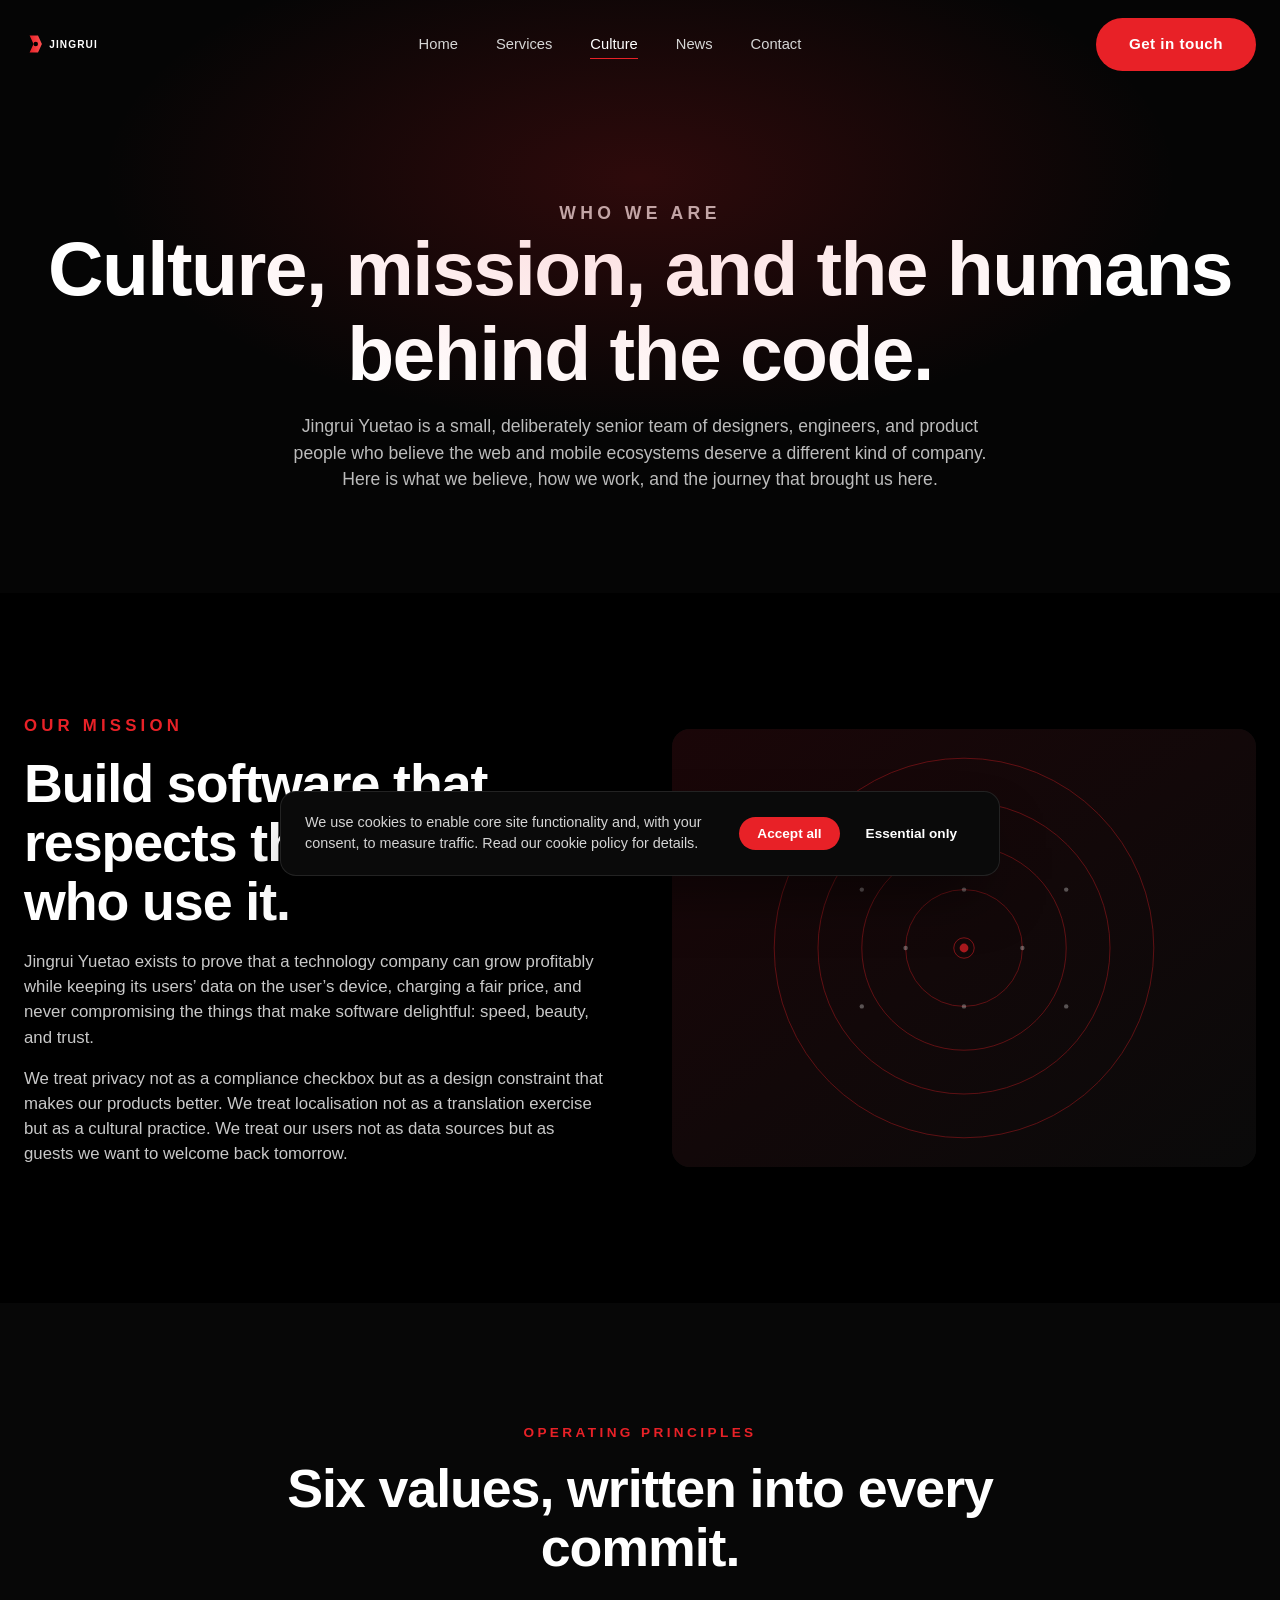
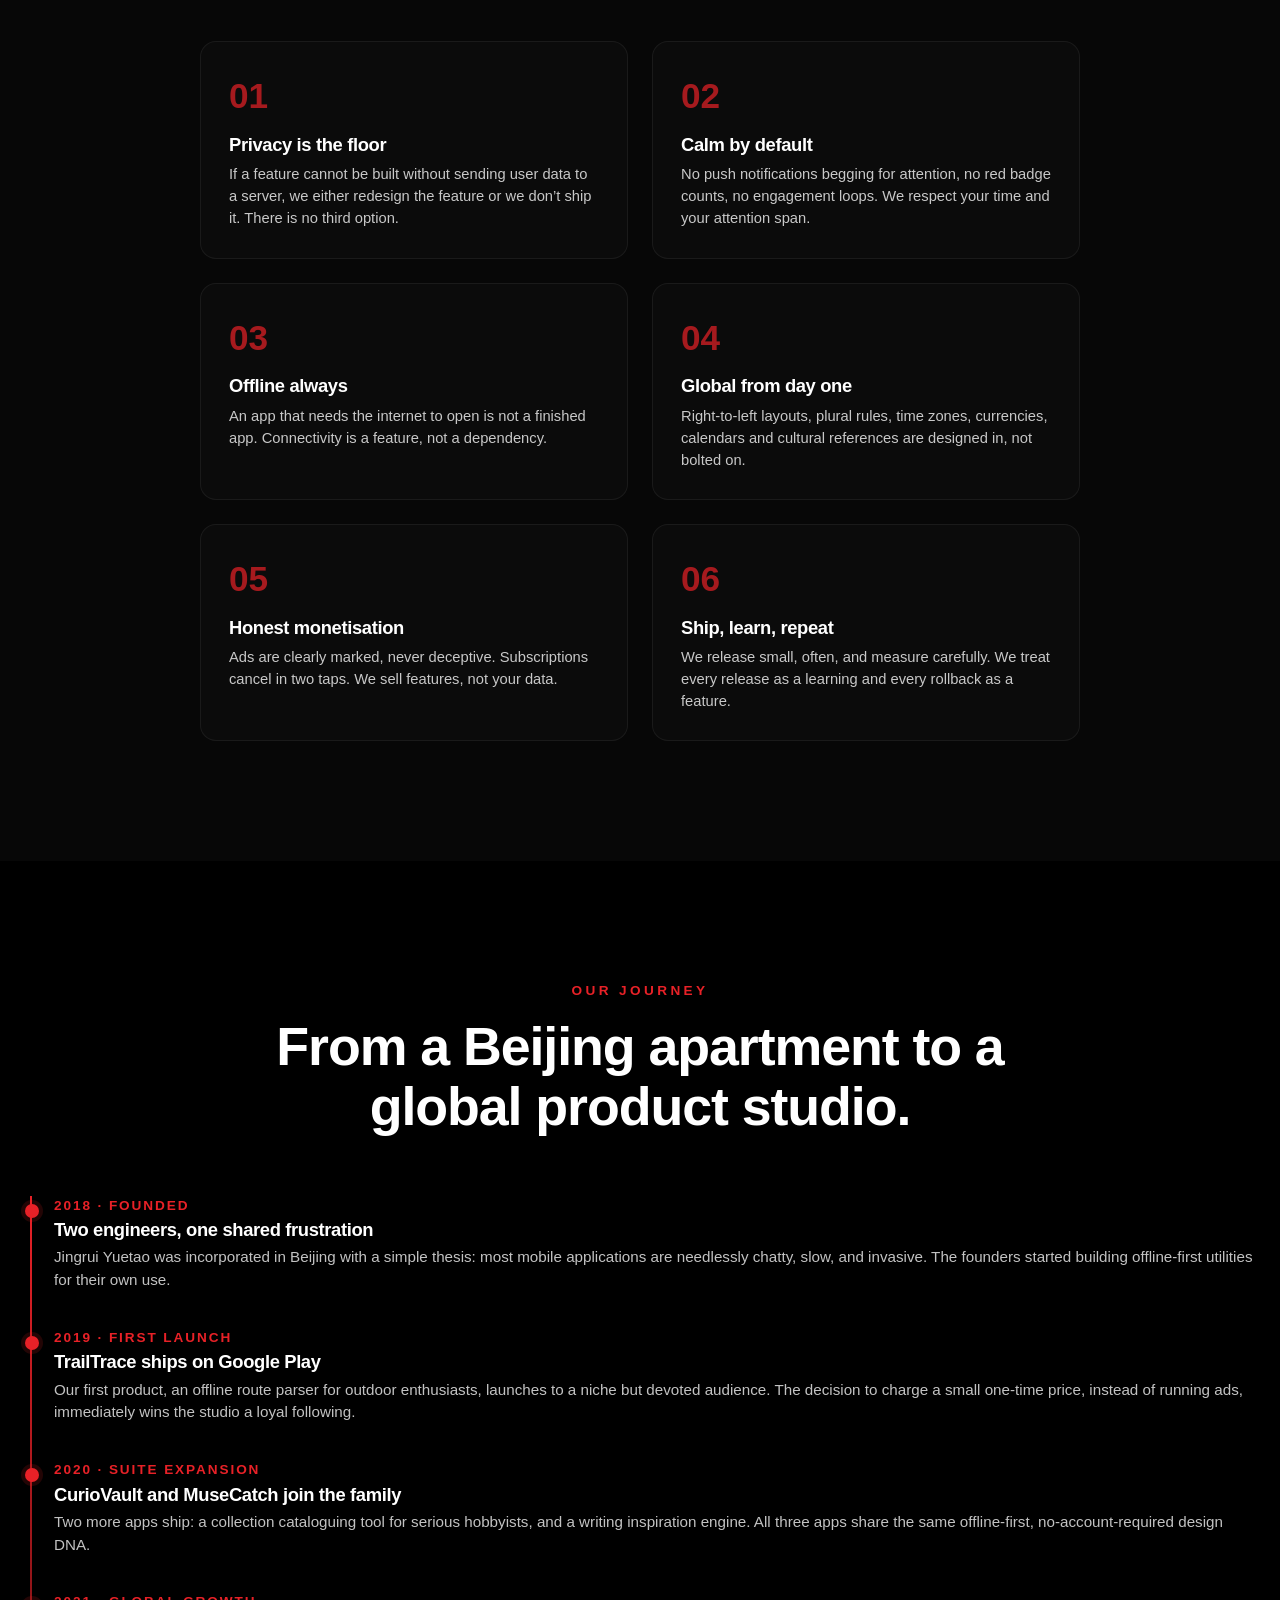
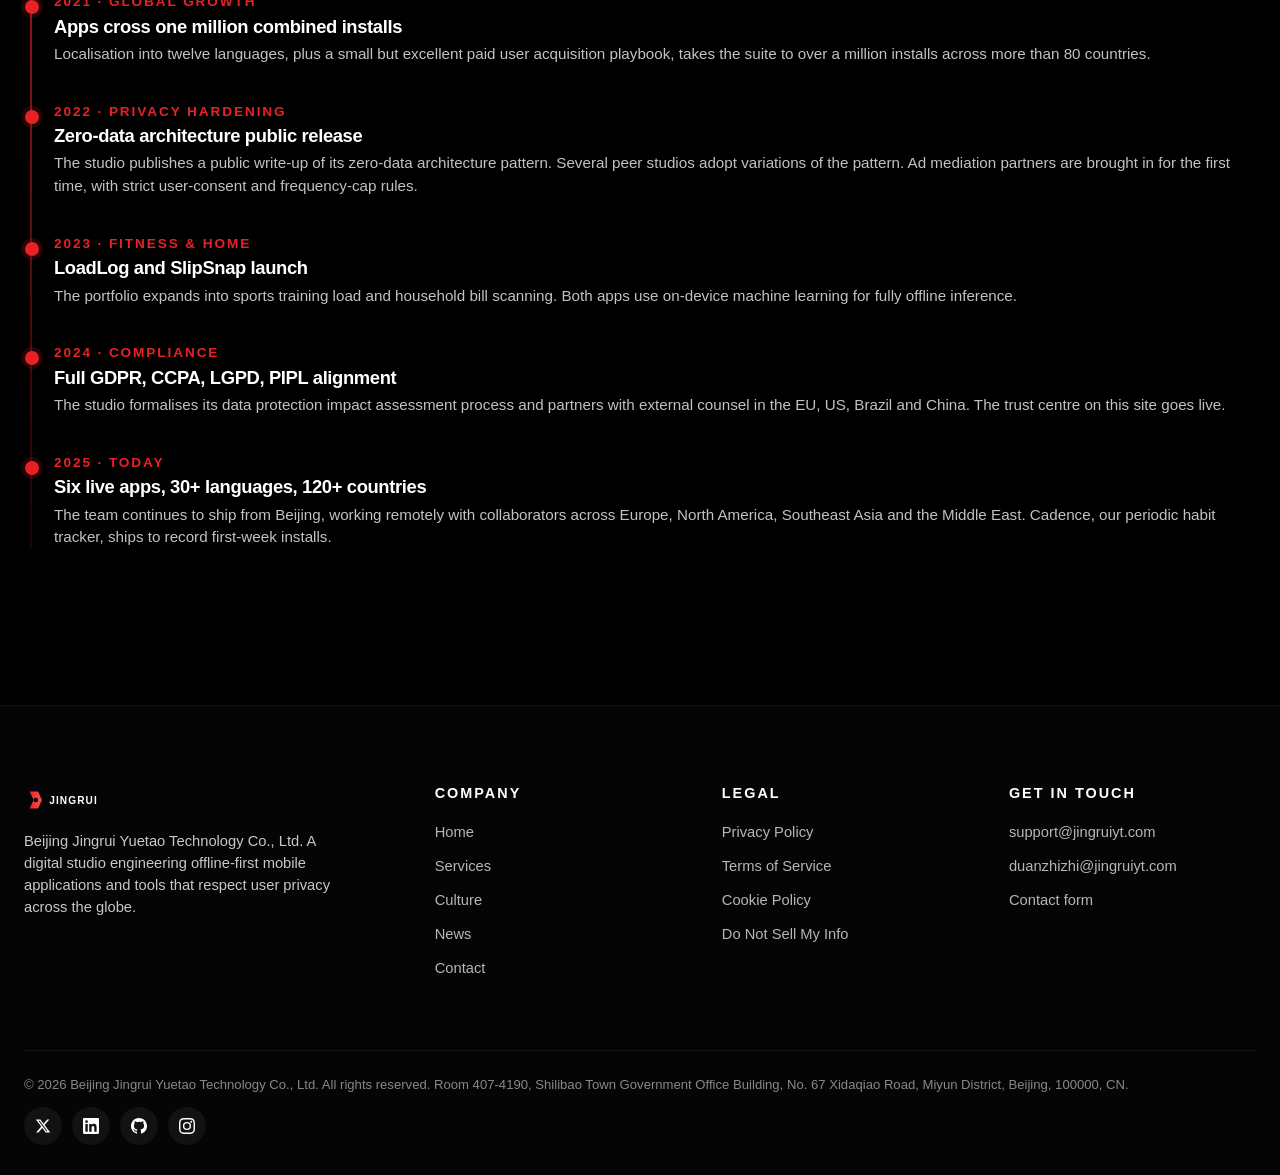
<file: culture.html>
<!DOCTYPE html>
<html lang="en">
<head>
<meta charset="UTF-8">
<meta http-equiv="X-UA-Compatible" content="IE=edge">
<meta name="viewport" content="width=device-width, initial-scale=1.0">
<title>Corporate Culture | Jingrui Yuetao - Mission, Values, Team</title>
<meta name="description" content="Inside Jingrui Yuetao: the mission, values, people and history of a privacy-first digital studio shipping offline mobile applications and tools to a global audience.">
<meta name="robots" content="index, follow, max-image-preview:large">
<meta name="theme-color" content="#000000">
<meta name="keywords" content="Jingrui Yuetao culture, mission, values, team, indie studio, privacy first, offline first">
<meta property="og:type" content="website">
<meta property="og:url" content="https://jingruiyt.com/culture.html">
<meta property="og:title" content="Corporate Culture | Jingrui Yuetao">
<meta property="og:description" content="Inside Jingrui Yuetao: the mission, values, people and history of a privacy-first digital studio shipping offline mobile applications and tools to a global audience.">
<meta property="og:image" content="https://jingruiyt.com/images/split-culture.svg">
<meta property="og:locale" content="en_US">
<meta property="og:site_name" content="Jingrui Yuetao">
<meta name="twitter:card" content="summary_large_image">
<meta name="twitter:title" content="Corporate Culture | Jingrui Yuetao">
<meta name="twitter:description" content="Inside Jingrui Yuetao: the mission, values, people and history of a privacy-first digital studio.">
<meta name="twitter:image" content="https://jingruiyt.com/images/split-culture.svg">
<link rel="canonical" href="https://jingruiyt.com/culture.html">
<link rel="icon" type="image/svg+xml" href="images/favicon.svg">
<link rel="stylesheet" href="css/main.css">
</head>
<body>
<a class="skip-link" href="#main-content">Skip to main content</a>
<header class="site-header">
  <div class="container header-inner">
    <a class="brand" href="index.html" aria-label="Jingrui Yuetao home">
      <img src="images/logo.svg" alt="Jingrui Yuetao" width="180" height="40">
    </a>
    <nav class="nav" aria-label="Primary">
      <a href="index.html">Home</a>
      <a href="services.html">Services</a>
      <a href="culture.html" class="active">Culture</a>
      <a href="news.html">News</a>
      <a href="contact.html">Contact</a>
    </nav>
    <a href="contact.html" class="btn btn-primary header-cta">Get in touch</a>
    <button class="menu-toggle" aria-label="Toggle menu" aria-expanded="false">
      <span></span><span></span><span></span>
    </button>
  </div>
</header>
<aside class="mobile-menu" aria-label="Mobile navigation">
  <a href="index.html">Home</a>
  <a href="services.html">Services</a>
  <a href="culture.html">Culture</a>
  <a href="news.html">News</a>
  <a href="contact.html">Contact</a>
  <a href="privacy-policy.html">Privacy Policy</a>
  <a href="terms-of-service.html">Terms of Service</a>
</aside>
<div class="mobile-overlay"></div>

<header class="page-header" id="main-content">
  <div class="container">
    <p class="eyebrow">Who we are</p>
    <h1>Culture, mission, and the humans behind the code.</h1>
    <p>Jingrui Yuetao is a small, deliberately senior team of designers, engineers, and product people who believe the web and mobile ecosystems deserve a different kind of company. Here is what we believe, how we work, and the journey that brought us here.</p>
  </div>
</header>



<section class="section">
  <div class="container">
    <div class="split">
      <div class="split-content reveal">
        <p class="eyebrow">Our mission</p>
        <h2>Build software that respects the people who use it.</h2>
        <p>Jingrui Yuetao exists to prove that a technology company can grow profitably while keeping its users&rsquo; data on the user&rsquo;s device, charging a fair price, and never compromising the things that make software delightful: speed, beauty, and trust.</p>
        <p>We treat privacy not as a compliance checkbox but as a design constraint that makes our products better. We treat localisation not as a translation exercise but as a cultural practice. We treat our users not as data sources but as guests we want to welcome back tomorrow.</p>
      </div>
      <div class="split-media reveal" data-delay="1">
        <img src="images/split-culture.svg" alt="Illustration of the Jingrui Yuetao mission and culture" width="800" height="600" loading="lazy">
      </div>
    </div>
  </div>
</section>

<section class="section" style="background:#070707;">
  <div class="container">
    <div class="text-center reveal" style="max-width:780px;margin:0 auto 64px;">
      <p class="eyebrow">Operating principles</p>
      <h2>Six values, written into every commit.</h2>
    </div>
    <div class="values-grid">
      <div class="value-card reveal" data-delay="1">
        <div class="v-num">01</div>
        <h3>Privacy is the floor</h3>
        <p>If a feature cannot be built without sending user data to a server, we either redesign the feature or we don&rsquo;t ship it. There is no third option.</p>
      </div>
      <div class="value-card reveal" data-delay="2">
        <div class="v-num">02</div>
        <h3>Calm by default</h3>
        <p>No push notifications begging for attention, no red badge counts, no engagement loops. We respect your time and your attention span.</p>
      </div>
      <div class="value-card reveal" data-delay="3">
        <div class="v-num">03</div>
        <h3>Offline always</h3>
        <p>An app that needs the internet to open is not a finished app. Connectivity is a feature, not a dependency.</p>
      </div>
      <div class="value-card reveal" data-delay="4">
        <div class="v-num">04</div>
        <h3>Global from day one</h3>
        <p>Right-to-left layouts, plural rules, time zones, currencies, calendars and cultural references are designed in, not bolted on.</p>
      </div>
      <div class="value-card reveal" data-delay="5">
        <div class="v-num">05</div>
        <h3>Honest monetisation</h3>
        <p>Ads are clearly marked, never deceptive. Subscriptions cancel in two taps. We sell features, not your data.</p>
      </div>
      <div class="value-card reveal" data-delay="5">
        <div class="v-num">06</div>
        <h3>Ship, learn, repeat</h3>
        <p>We release small, often, and measure carefully. We treat every release as a learning and every rollback as a feature.</p>
      </div>
    </div>
  </div>
</section>



<section class="section">
  <div class="container">
    <div class="text-center reveal" style="max-width:780px;margin:0 auto 24px;">
      <p class="eyebrow">Our journey</p>
      <h2>From a Beijing apartment to a global product studio.</h2>
    </div>
    <div class="timeline">
      <div class="timeline-item reveal">
        <div class="timeline-year">2018 &middot; Founded</div>
        <h3>Two engineers, one shared frustration</h3>
        <p>Jingrui Yuetao was incorporated in Beijing with a simple thesis: most mobile applications are needlessly chatty, slow, and invasive. The founders started building offline-first utilities for their own use.</p>
      </div>
      <div class="timeline-item reveal" data-delay="1">
        <div class="timeline-year">2019 &middot; First launch</div>
        <h3>TrailTrace ships on Google Play</h3>
        <p>Our first product, an offline route parser for outdoor enthusiasts, launches to a niche but devoted audience. The decision to charge a small one-time price, instead of running ads, immediately wins the studio a loyal following.</p>
      </div>
      <div class="timeline-item reveal" data-delay="2">
        <div class="timeline-year">2020 &middot; Suite expansion</div>
        <h3>CurioVault and MuseCatch join the family</h3>
        <p>Two more apps ship: a collection cataloguing tool for serious hobbyists, and a writing inspiration engine. All three apps share the same offline-first, no-account-required design DNA.</p>
      </div>
      <div class="timeline-item reveal" data-delay="3">
        <div class="timeline-year">2021 &middot; Global growth</div>
        <h3>Apps cross one million combined installs</h3>
        <p>Localisation into twelve languages, plus a small but excellent paid user acquisition playbook, takes the suite to over a million installs across more than 80 countries.</p>
      </div>
      <div class="timeline-item reveal" data-delay="4">
        <div class="timeline-year">2022 &middot; Privacy hardening</div>
        <h3>Zero-data architecture public release</h3>
        <p>The studio publishes a public write-up of its zero-data architecture pattern. Several peer studios adopt variations of the pattern. Ad mediation partners are brought in for the first time, with strict user-consent and frequency-cap rules.</p>
      </div>
      <div class="timeline-item reveal" data-delay="5">
        <div class="timeline-year">2023 &middot; Fitness &amp; home</div>
        <h3>LoadLog and SlipSnap launch</h3>
        <p>The portfolio expands into sports training load and household bill scanning. Both apps use on-device machine learning for fully offline inference.</p>
      </div>
      <div class="timeline-item reveal" data-delay="5">
        <div class="timeline-year">2024 &middot; Compliance</div>
        <h3>Full GDPR, CCPA, LGPD, PIPL alignment</h3>
        <p>The studio formalises its data protection impact assessment process and partners with external counsel in the EU, US, Brazil and China. The trust centre on this site goes live.</p>
      </div>
      <div class="timeline-item reveal" data-delay="5">
        <div class="timeline-year">2025 &middot; Today</div>
        <h3>Six live apps, 30+ languages, 120+ countries</h3>
        <p>The team continues to ship from Beijing, working remotely with collaborators across Europe, North America, Southeast Asia and the Middle East. Cadence, our periodic habit tracker, ships to record first-week installs.</p>
      </div>
    </div>
  </div>
</section>

<div class="scroll-progress" aria-hidden="true"></div>
<button class="back-to-top" aria-label="Back to top" type="button">
  <svg viewBox="0 0 24 24" fill="none" stroke="currentColor" stroke-width="2.5" stroke-linecap="round" stroke-linejoin="round" width="20" height="20"><path d="M12 19V5M5 12l7-7 7 7"/></svg>
</button>

<footer class="site-footer">
  <div class="container">
    <div class="footer-grid">
      <div class="footer-brand">
        <a href="index.html" class="brand">
          <img src="images/logo.svg" alt="Jingrui Yuetao" width="180" height="40">
        </a>
        <p>Beijing Jingrui Yuetao Technology Co., Ltd. A digital studio engineering offline-first mobile applications and tools that respect user privacy across the globe.</p>
      </div>
      <div class="footer-col">
        <h4>Company</h4>
        <ul>
          <li><a href="index.html">Home</a></li>
          <li><a href="services.html">Services</a></li>
          <li><a href="culture.html">Culture</a></li>
          <li><a href="news.html">News</a></li>
          <li><a href="contact.html">Contact</a></li>
        </ul>
      </div>
      <div class="footer-col">
        <h4>Legal</h4>
        <ul>
          <li><a href="privacy-policy.html">Privacy Policy</a></li>
          <li><a href="terms-of-service.html">Terms of Service</a></li>
          <li><a href="privacy-policy.html#cookies">Cookie Policy</a></li>
          <li><a href="privacy-policy.html#dnt">Do Not Sell My Info</a></li>
        </ul>
      </div>
      <div class="footer-col">
        <h4>Get in touch</h4>
        <ul>
          <li><a href="mailto:support@jingruiyt.com">support@jingruiyt.com</a></li>
          <li><a href="mailto:duanzhizhi@jingruiyt.com">duanzhizhi@jingruiyt.com</a></li>
          <li><a href="contact.html">Contact form</a></li>
        </ul>
      </div>
    </div>
    <div class="footer-bottom">
      <span>&copy; <span class="js-year">2026</span> Beijing Jingrui Yuetao Technology Co., Ltd. All rights reserved. Room 407-4190, Shilibao Town Government Office Building, No. 67 Xidaqiao Road, Miyun District, Beijing, 100000, CN.</span>
      <div class="social-row" aria-label="Social media">
        <a href="#" aria-label="Twitter"><svg viewBox="0 0 24 24" fill="#fff"><path d="M18.244 2.25h3.308l-7.227 8.26 8.502 11.24H16.17l-5.214-6.817L4.99 21.75H1.68l7.73-8.835L1.254 2.25H8.08l4.713 6.231zm-1.161 17.52h1.833L7.084 4.126H5.117z"/></svg></a>
        <a href="#" aria-label="LinkedIn"><svg viewBox="0 0 24 24" fill="#fff"><path d="M20.447 20.452h-3.554v-5.569c0-1.328-.027-3.037-1.852-3.037-1.853 0-2.136 1.445-2.136 2.939v5.667H9.351V9h3.414v1.561h.046c.477-.9 1.637-1.85 3.37-1.85 3.601 0 4.267 2.37 4.267 5.455v6.286zM5.337 7.433a2.062 2.062 0 01-2.063-2.065 2.063 2.063 0 112.063 2.065zm1.782 13.019H3.555V9h3.564v11.452zM22.225 0H1.771C.792 0 0 .774 0 1.729v20.542C0 23.227.792 24 1.771 24h20.451C23.2 24 24 23.227 24 22.271V1.729C24 .774 23.2 0 22.222 0h.003z"/></svg></a>
        <a href="#" aria-label="GitHub"><svg viewBox="0 0 24 24" fill="#fff"><path d="M12 0C5.374 0 0 5.373 0 12c0 5.302 3.438 9.8 8.207 11.387.599.111.793-.261.793-.577v-2.234c-3.338.726-4.033-1.416-4.033-1.416-.546-1.387-1.333-1.756-1.333-1.756-1.089-.745.083-.729.083-.729 1.205.084 1.839 1.237 1.839 1.237 1.07 1.834 2.807 1.304 3.492.997.107-.775.418-1.305.762-1.604-2.665-.305-5.467-1.334-5.467-5.931 0-1.311.469-2.381 1.236-3.221-.124-.303-.535-1.524.117-3.176 0 0 1.008-.322 3.301 1.23A11.509 11.509 0 0112 5.803c1.02.005 2.047.138 3.006.404 2.291-1.552 3.297-1.23 3.297-1.23.653 1.653.242 2.874.118 3.176.77.84 1.235 1.911 1.235 3.221 0 4.609-2.807 5.624-5.479 5.921.43.372.823 1.102.823 2.222v3.293c0 .319.192.694.801.576C20.566 21.797 24 17.3 24 12c0-6.627-5.373-12-12-12z"/></svg></a>
        <a href="#" aria-label="Instagram"><svg viewBox="0 0 24 24" fill="#fff"><path d="M12 2.163c3.204 0 3.584.012 4.85.07 3.252.148 4.771 1.691 4.919 4.919.058 1.265.069 1.645.069 4.849 0 3.205-.012 3.584-.069 4.849-.149 3.225-1.664 4.771-4.919 4.919-1.266.058-1.644.07-4.85.07-3.204 0-3.584-.012-4.849-.07-3.26-.149-4.771-1.699-4.919-4.92-.058-1.265-.07-1.644-.07-4.849 0-3.204.013-3.583.07-4.849.149-3.227 1.664-4.771 4.919-4.919 1.266-.057 1.645-.069 4.849-.069zM12 0C8.741 0 8.333.014 7.053.072 2.695.272.273 2.69.073 7.052.014 8.333 0 8.741 0 12c0 3.259.014 3.668.072 4.948.2 4.358 2.618 6.78 6.98 6.98C8.333 23.986 8.741 24 12 24c3.259 0 3.668-.014 4.948-.072 4.354-.2 6.782-2.618 6.979-6.98.059-1.28.073-1.689.073-4.948 0-3.259-.014-3.667-.072-4.947-.196-4.354-2.617-6.78-6.979-6.98C15.668.014 15.259 0 12 0zm0 5.838a6.162 6.162 0 100 12.324 6.162 6.162 0 000-12.324zM12 16a4 4 0 110-8 4 4 0 010 8zm6.406-11.845a1.44 1.44 0 100 2.881 1.44 1.44 0 000-2.881z"/></svg></a>
      </div>
    </div>
  </div>
</footer>

<div class="cookie-banner" role="dialog" aria-label="Cookie consent">
  <p>We use cookies to enable core site functionality and, with your consent, to measure traffic. Read our <a href="privacy-policy.html#cookies">cookie policy</a> for details.</p>
  <div class="cb-actions">
    <button class="cb-accept" type="button">Accept all</button>
    <button class="cb-reject" type="button">Essential only</button>
  </div>
</div>

<script src="js/main.js" defer></script>
</body>
</html>
</file>
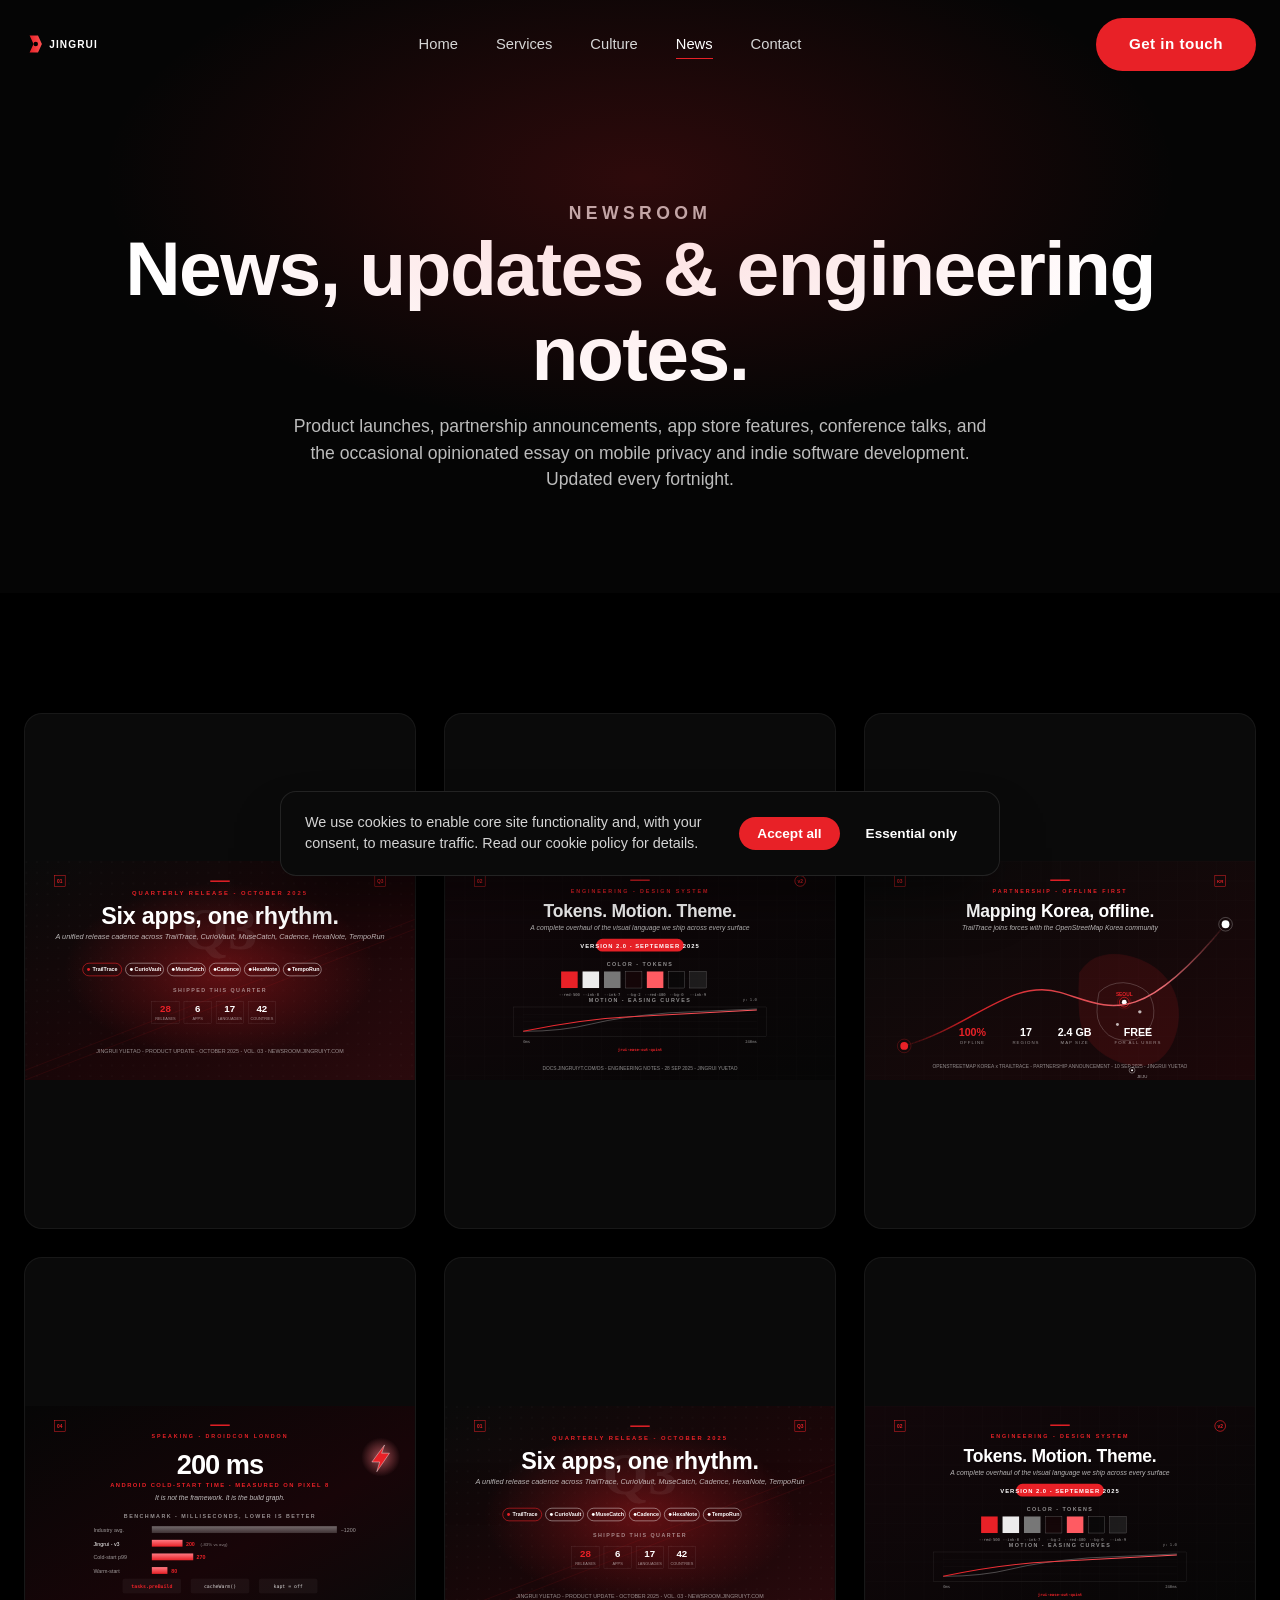
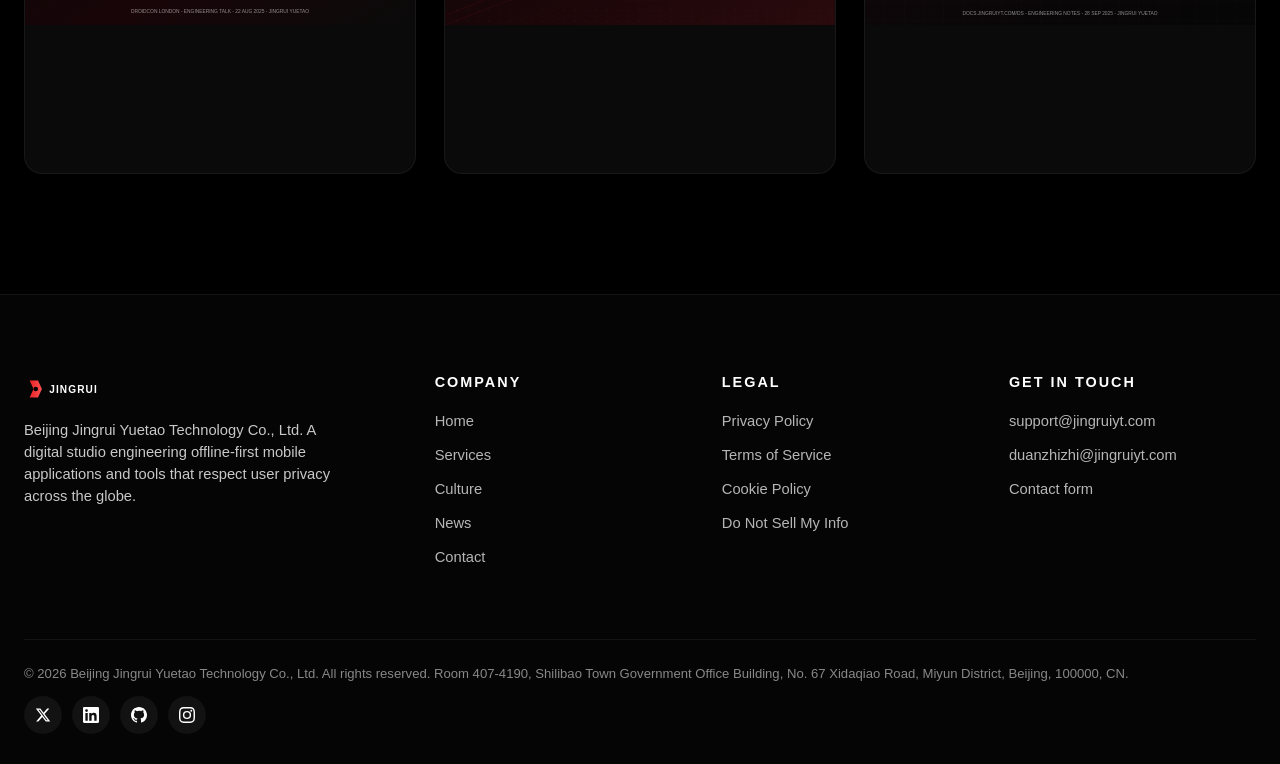
<file: news.html>
<!DOCTYPE html>
<html lang="en">
<head>
<meta charset="UTF-8">
<meta http-equiv="X-UA-Compatible" content="IE=edge">
<meta name="viewport" content="width=device-width, initial-scale=1.0">
<title>News & Insights | Jingrui Yuetao</title>
<meta name="description" content="Latest news, product launches, app updates, partnerships and engineering insights from the Jingrui Yuetao team.">
<meta name="robots" content="index, follow, max-image-preview:large">
<meta name="theme-color" content="#000000">
<meta name="keywords" content="Jingrui Yuetao news, product updates, app launches, engineering blog, partnerships, announcements">
<meta property="og:type" content="website">
<meta property="og:url" content="https://jingruiyt.com/news.html">
<meta property="og:title" content="News & Insights | Jingrui Yuetao">
<meta property="og:description" content="Latest news, product launches, app updates, partnerships and engineering insights from the Jingrui Yuetao team.">
<meta property="og:image" content="https://jingruiyt.com/images/news-1.svg">
<meta property="og:locale" content="en_US">
<meta property="og:site_name" content="Jingrui Yuetao">
<meta name="twitter:card" content="summary_large_image">
<meta name="twitter:title" content="News & Insights | Jingrui Yuetao">
<meta name="twitter:description" content="Latest news, product launches, app updates, partnerships and engineering insights from the Jingrui Yuetao team.">
<meta name="twitter:image" content="https://jingruiyt.com/images/news-1.svg">
<link rel="canonical" href="https://jingruiyt.com/news.html">
<link rel="icon" type="image/svg+xml" href="images/favicon.svg">
<link rel="stylesheet" href="css/main.css">
</head>
<body>
<a class="skip-link" href="#main-content">Skip to main content</a>
<header class="site-header">
  <div class="container header-inner">
    <a class="brand" href="index.html" aria-label="Jingrui Yuetao home">
      <img src="images/logo.svg" alt="Jingrui Yuetao" width="180" height="40">
    </a>
    <nav class="nav" aria-label="Primary">
      <a href="index.html">Home</a>
      <a href="services.html">Services</a>
      <a href="culture.html">Culture</a>
      <a href="news.html" class="active">News</a>
      <a href="contact.html">Contact</a>
    </nav>
    <a href="contact.html" class="btn btn-primary header-cta">Get in touch</a>
    <button class="menu-toggle" aria-label="Toggle menu" aria-expanded="false">
      <span></span><span></span><span></span>
    </button>
  </div>
</header>
<aside class="mobile-menu" aria-label="Mobile navigation">
  <a href="index.html">Home</a>
  <a href="services.html">Services</a>
  <a href="culture.html">Culture</a>
  <a href="news.html">News</a>
  <a href="contact.html">Contact</a>
  <a href="privacy-policy.html">Privacy Policy</a>
  <a href="terms-of-service.html">Terms of Service</a>
</aside>
<div class="mobile-overlay"></div>

<header class="page-header" id="main-content">
  <div class="container">
    <p class="eyebrow">Newsroom</p>
    <h1>News, updates &amp; engineering notes.</h1>
    <p>Product launches, partnership announcements, app store features, conference talks, and the occasional opinionated essay on mobile privacy and indie software development. Updated every fortnight.</p>
  </div>
</header>



<section class="section">
  <div class="container">
    <div class="news-grid">
      <article class="news-card reveal">
        <a href="#" class="news-thumb"><img src="images/news-1.svg" alt="Quarterly product update from Jingrui Yuetao" width="800" height="450" loading="lazy"></a>
        <div class="news-body">
          <div class="news-meta">
            <span class="pill">Product</span>
            <time datetime="2025-10-12">October 12, 2025</time>
          </div>
          <h3><a href="#">Q3 2025 product update: six apps, one studio rhythm</a></h3>
          <p>TrailTrace gets turn-by-turn voice navigation, CurioVault ships multi-currency support, MuseCatch adds a new writer's-block buster mode, and Cadence is now available on tablet. Read the full release notes.</p>
          <a href="#" class="read-more">Read article
            <svg viewBox="0 0 24 24" fill="none" stroke="currentColor" stroke-width="2.5" stroke-linecap="round" stroke-linejoin="round"><path d="M5 12h14M12 5l7 7-7 7"/></svg>
          </a>
        </div>
      </article>
      <article class="news-card reveal" data-delay="1">
        <a href="#" class="news-thumb"><img src="images/news-2.svg" alt="Jingrui Yuetao design system v2 release" width="800" height="450" loading="lazy"></a>
        <div class="news-body">
          <div class="news-meta">
            <span class="pill">Engineering</span>
            <time datetime="2025-09-28">September 28, 2025</time>
          </div>
          <h3><a href="#">Design system v2: tokens, motion, and a calmer dark theme</a></h3>
          <p>We are publishing the second major revision of our internal design system. The big news: a new semantic motion vocabulary, expanded light/dark tokens, and a brand new documentation site for design partners.</p>
          <a href="#" class="read-more">Read article
            <svg viewBox="0 0 24 24" fill="none" stroke="currentColor" stroke-width="2.5" stroke-linecap="round" stroke-linejoin="round"><path d="M5 12h14M12 5l7 7-7 7"/></svg>
          </a>
        </div>
      </article>
      <article class="news-card reveal" data-delay="2">
        <a href="#" class="news-thumb"><img src="images/news-3.svg" alt="Jingrui Yuetao partnership announcement" width="800" height="450" loading="lazy"></a>
        <div class="news-body">
          <div class="news-meta">
            <span class="pill">Partnership</span>
            <time datetime="2025-09-10">September 10, 2025</time>
          </div>
          <h3><a href="#">Partnering with OpenStreetMap Korea for offline route data</a></h3>
          <p>TrailTrace is joining forces with the OpenStreetMap Korea community to ship a fully localised offline map bundle for the Korean peninsula. The bundle will be free for all users.</p>
          <a href="#" class="read-more">Read article
            <svg viewBox="0 0 24 24" fill="none" stroke="currentColor" stroke-width="2.5" stroke-linecap="round" stroke-linejoin="round"><path d="M5 12h14M12 5l7 7-7 7"/></svg>
          </a>
        </div>
      </article>
      <article class="news-card reveal" data-delay="3">
        <a href="#" class="news-thumb"><img src="images/news-4.svg" alt="Conference talk by Jingrui Yuetao engineers" width="800" height="450" loading="lazy"></a>
        <div class="news-body">
          <div class="news-meta">
            <span class="pill">Speaking</span>
            <time datetime="2025-08-22">August 22, 2025</time>
          </div>
          <h3><a href="#">How we cut cold-start time to under 200ms on Android</a></h3>
          <p>Our lead Android engineer is giving a talk at the upcoming DroidCon London. Spoiler: the trick is not the framework, the trick is the build graph. Recording will be published afterwards.</p>
          <a href="#" class="read-more">Read article
            <svg viewBox="0 0 24 24" fill="none" stroke="currentColor" stroke-width="2.5" stroke-linecap="round" stroke-linejoin="round"><path d="M5 12h14M12 5l7 7-7 7"/></svg>
          </a>
        </div>
      </article>
      <article class="news-card reveal" data-delay="4">
        <a href="#" class="news-thumb"><img src="images/news-1.svg" alt="Privacy policy update at Jingrui Yuetao" width="800" height="450" loading="lazy"></a>
        <div class="news-body">
          <div class="news-meta">
            <span class="pill">Compliance</span>
            <time datetime="2025-08-04">August 4, 2025</time>
          </div>
          <h3><a href="#">Privacy policy refresh: clearer language, broader coverage</a></h3>
          <p>Our privacy policy has been rewritten from the ground up. It now covers all 6 published apps, 18+ countries, 30+ languages, 10+ ad mediation partners, and 4 in-app purchase mechanisms. The new policy goes live on 1 September 2025.</p>
          <a href="privacy-policy.html" class="read-more">Read policy
            <svg viewBox="0 0 24 24" fill="none" stroke="currentColor" stroke-width="2.5" stroke-linecap="round" stroke-linejoin="round"><path d="M5 12h14M12 5l7 7-7 7"/></svg>
          </a>
        </div>
      </article>
      <article class="news-card reveal" data-delay="5">
        <a href="#" class="news-thumb"><img src="images/news-2.svg" alt="App store feature announcement" width="800" height="450" loading="lazy"></a>
        <div class="news-body">
          <div class="news-meta">
            <span class="pill">Milestone</span>
            <time datetime="2025-07-15">July 15, 2025</time>
          </div>
          <h3><a href="#">CurioVault featured in Google Play&rsquo;s Editor&rsquo;s Choice</a></h3>
          <p>We are thrilled to share that CurioVault has been selected for Google Play&rsquo;s Editor&rsquo;s Choice collection for the second quarter. Thank you to our collectors&rsquo; community for the nomination.</p>
          <a href="#" class="read-more">Read article
            <svg viewBox="0 0 24 24" fill="none" stroke="currentColor" stroke-width="2.5" stroke-linecap="round" stroke-linejoin="round"><path d="M5 12h14M12 5l7 7-7 7"/></svg>
          </a>
        </div>
      </article>
    </div>
  </div>
</section>

<div class="scroll-progress" aria-hidden="true"></div>
<button class="back-to-top" aria-label="Back to top" type="button">
  <svg viewBox="0 0 24 24" fill="none" stroke="currentColor" stroke-width="2.5" stroke-linecap="round" stroke-linejoin="round" width="20" height="20"><path d="M12 19V5M5 12l7-7 7 7"/></svg>
</button>

<footer class="site-footer">
  <div class="container">
    <div class="footer-grid">
      <div class="footer-brand">
        <a href="index.html" class="brand">
          <img src="images/logo.svg" alt="Jingrui Yuetao" width="180" height="40">
        </a>
        <p>Beijing Jingrui Yuetao Technology Co., Ltd. A digital studio engineering offline-first mobile applications and tools that respect user privacy across the globe.</p>
      </div>
      <div class="footer-col">
        <h4>Company</h4>
        <ul>
          <li><a href="index.html">Home</a></li>
          <li><a href="services.html">Services</a></li>
          <li><a href="culture.html">Culture</a></li>
          <li><a href="news.html">News</a></li>
          <li><a href="contact.html">Contact</a></li>
        </ul>
      </div>
      <div class="footer-col">
        <h4>Legal</h4>
        <ul>
          <li><a href="privacy-policy.html">Privacy Policy</a></li>
          <li><a href="terms-of-service.html">Terms of Service</a></li>
          <li><a href="privacy-policy.html#cookies">Cookie Policy</a></li>
          <li><a href="privacy-policy.html#dnt">Do Not Sell My Info</a></li>
        </ul>
      </div>
      <div class="footer-col">
        <h4>Get in touch</h4>
        <ul>
          <li><a href="mailto:support@jingruiyt.com">support@jingruiyt.com</a></li>
          <li><a href="mailto:duanzhizhi@jingruiyt.com">duanzhizhi@jingruiyt.com</a></li>
          <li><a href="contact.html">Contact form</a></li>
        </ul>
      </div>
    </div>
    <div class="footer-bottom">
      <span>&copy; <span class="js-year">2026</span> Beijing Jingrui Yuetao Technology Co., Ltd. All rights reserved. Room 407-4190, Shilibao Town Government Office Building, No. 67 Xidaqiao Road, Miyun District, Beijing, 100000, CN.</span>
      <div class="social-row" aria-label="Social media">
        <a href="#" aria-label="Twitter"><svg viewBox="0 0 24 24" fill="#fff"><path d="M18.244 2.25h3.308l-7.227 8.26 8.502 11.24H16.17l-5.214-6.817L4.99 21.75H1.68l7.73-8.835L1.254 2.25H8.08l4.713 6.231zm-1.161 17.52h1.833L7.084 4.126H5.117z"/></svg></a>
        <a href="#" aria-label="LinkedIn"><svg viewBox="0 0 24 24" fill="#fff"><path d="M20.447 20.452h-3.554v-5.569c0-1.328-.027-3.037-1.852-3.037-1.853 0-2.136 1.445-2.136 2.939v5.667H9.351V9h3.414v1.561h.046c.477-.9 1.637-1.85 3.37-1.85 3.601 0 4.267 2.37 4.267 5.455v6.286zM5.337 7.433a2.062 2.062 0 01-2.063-2.065 2.063 2.063 0 112.063 2.065zm1.782 13.019H3.555V9h3.564v11.452zM22.225 0H1.771C.792 0 0 .774 0 1.729v20.542C0 23.227.792 24 1.771 24h20.451C23.2 24 24 23.227 24 22.271V1.729C24 .774 23.2 0 22.222 0h.003z"/></svg></a>
        <a href="#" aria-label="GitHub"><svg viewBox="0 0 24 24" fill="#fff"><path d="M12 0C5.374 0 0 5.373 0 12c0 5.302 3.438 9.8 8.207 11.387.599.111.793-.261.793-.577v-2.234c-3.338.726-4.033-1.416-4.033-1.416-.546-1.387-1.333-1.756-1.333-1.756-1.089-.745.083-.729.083-.729 1.205.084 1.839 1.237 1.839 1.237 1.07 1.834 2.807 1.304 3.492.997.107-.775.418-1.305.762-1.604-2.665-.305-5.467-1.334-5.467-5.931 0-1.311.469-2.381 1.236-3.221-.124-.303-.535-1.524.117-3.176 0 0 1.008-.322 3.301 1.23A11.509 11.509 0 0112 5.803c1.02.005 2.047.138 3.006.404 2.291-1.552 3.297-1.23 3.297-1.23.653 1.653.242 2.874.118 3.176.77.84 1.235 1.911 1.235 3.221 0 4.609-2.807 5.624-5.479 5.921.43.372.823 1.102.823 2.222v3.293c0 .319.192.694.801.576C20.566 21.797 24 17.3 24 12c0-6.627-5.373-12-12-12z"/></svg></a>
        <a href="#" aria-label="Instagram"><svg viewBox="0 0 24 24" fill="#fff"><path d="M12 2.163c3.204 0 3.584.012 4.85.07 3.252.148 4.771 1.691 4.919 4.919.058 1.265.069 1.645.069 4.849 0 3.205-.012 3.584-.069 4.849-.149 3.225-1.664 4.771-4.919 4.919-1.266.058-1.644.07-4.85.07-3.204 0-3.584-.012-4.849-.07-3.26-.149-4.771-1.699-4.919-4.92-.058-1.265-.07-1.644-.07-4.849 0-3.204.013-3.583.07-4.849.149-3.227 1.664-4.771 4.919-4.919 1.266-.057 1.645-.069 4.849-.069zM12 0C8.741 0 8.333.014 7.053.072 2.695.272.273 2.69.073 7.052.014 8.333 0 8.741 0 12c0 3.259.014 3.668.072 4.948.2 4.358 2.618 6.78 6.98 6.98C8.333 23.986 8.741 24 12 24c3.259 0 3.668-.014 4.948-.072 4.354-.2 6.782-2.618 6.979-6.98.059-1.28.073-1.689.073-4.948 0-3.259-.014-3.667-.072-4.947-.196-4.354-2.617-6.78-6.979-6.98C15.668.014 15.259 0 12 0zm0 5.838a6.162 6.162 0 100 12.324 6.162 6.162 0 000-12.324zM12 16a4 4 0 110-8 4 4 0 010 8zm6.406-11.845a1.44 1.44 0 100 2.881 1.44 1.44 0 000-2.881z"/></svg></a>
      </div>
    </div>
  </div>
</footer>

<div class="cookie-banner" role="dialog" aria-label="Cookie consent">
  <p>We use cookies to enable core site functionality and, with your consent, to measure traffic. Read our <a href="privacy-policy.html#cookies">cookie policy</a> for details.</p>
  <div class="cb-actions">
    <button class="cb-accept" type="button">Accept all</button>
    <button class="cb-reject" type="button">Essential only</button>
  </div>
</div>

<script src="js/main.js" defer></script>
</body>
</html>
</file>
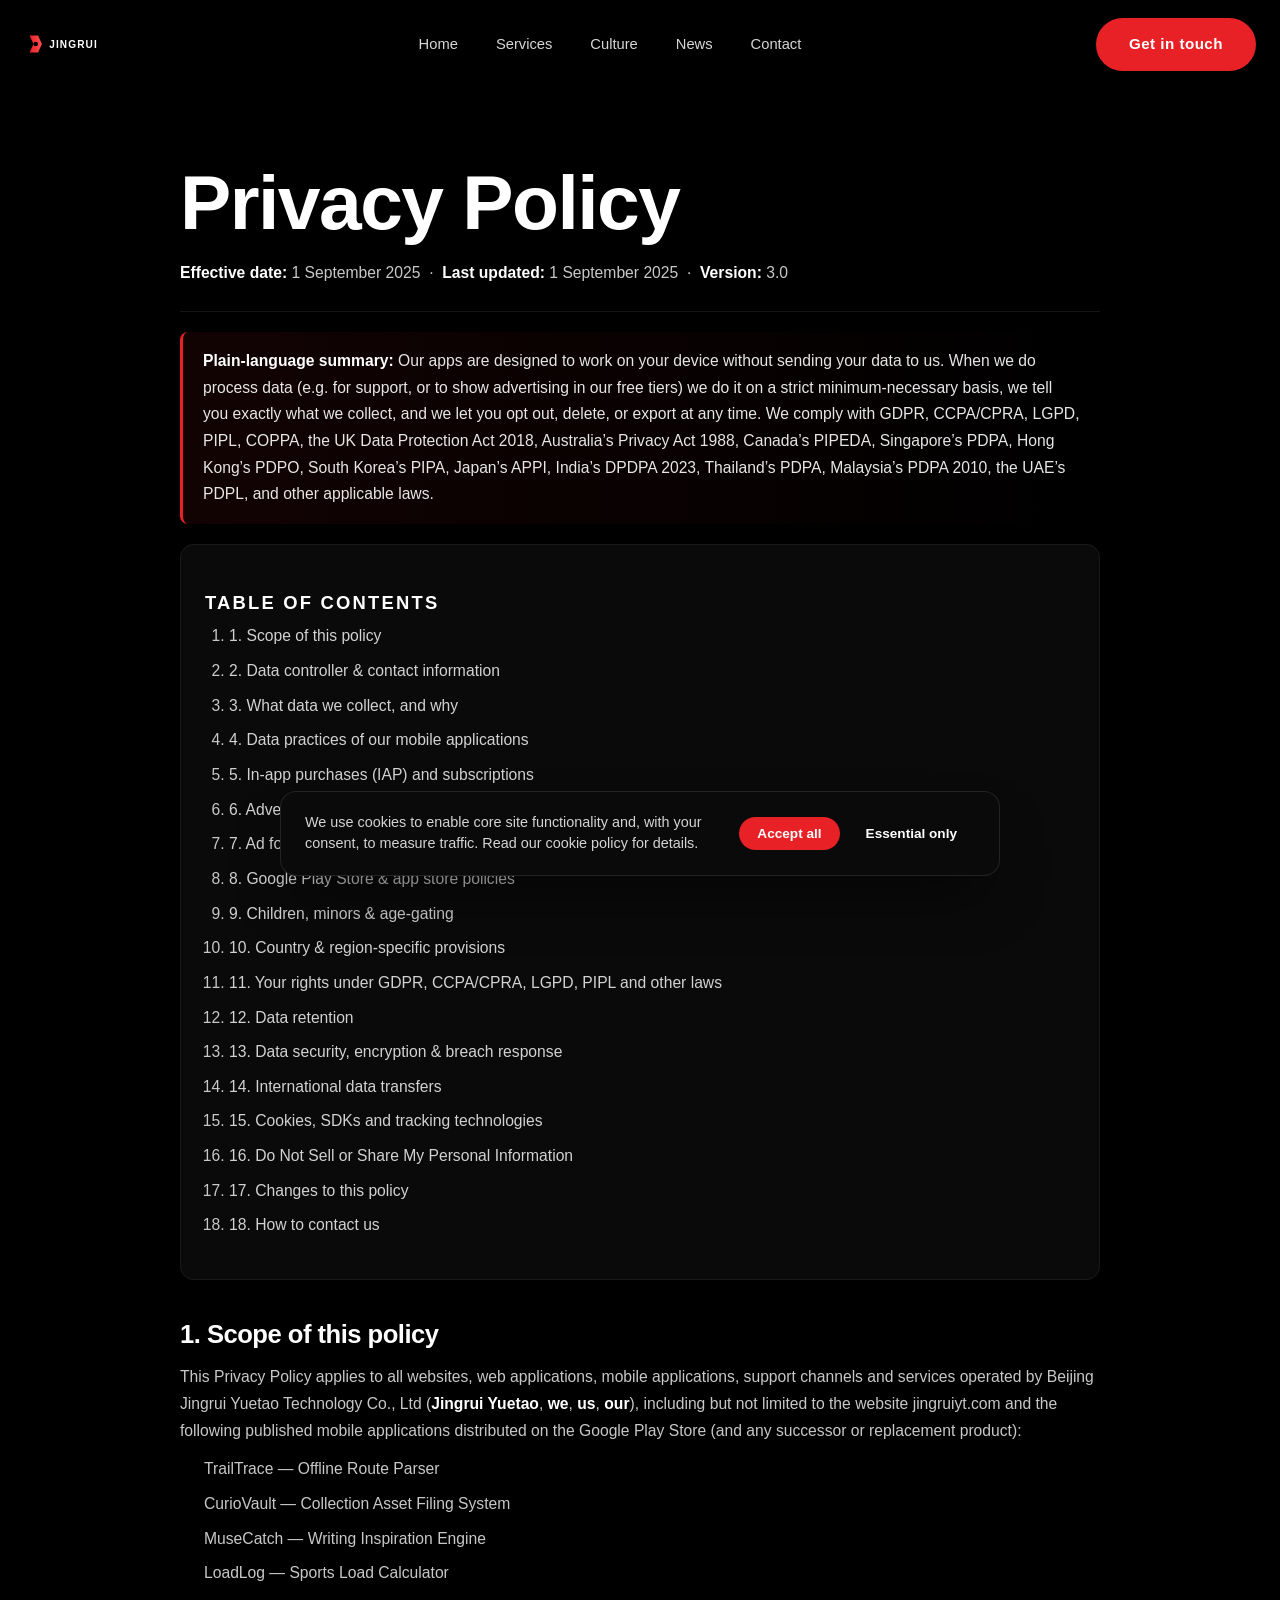
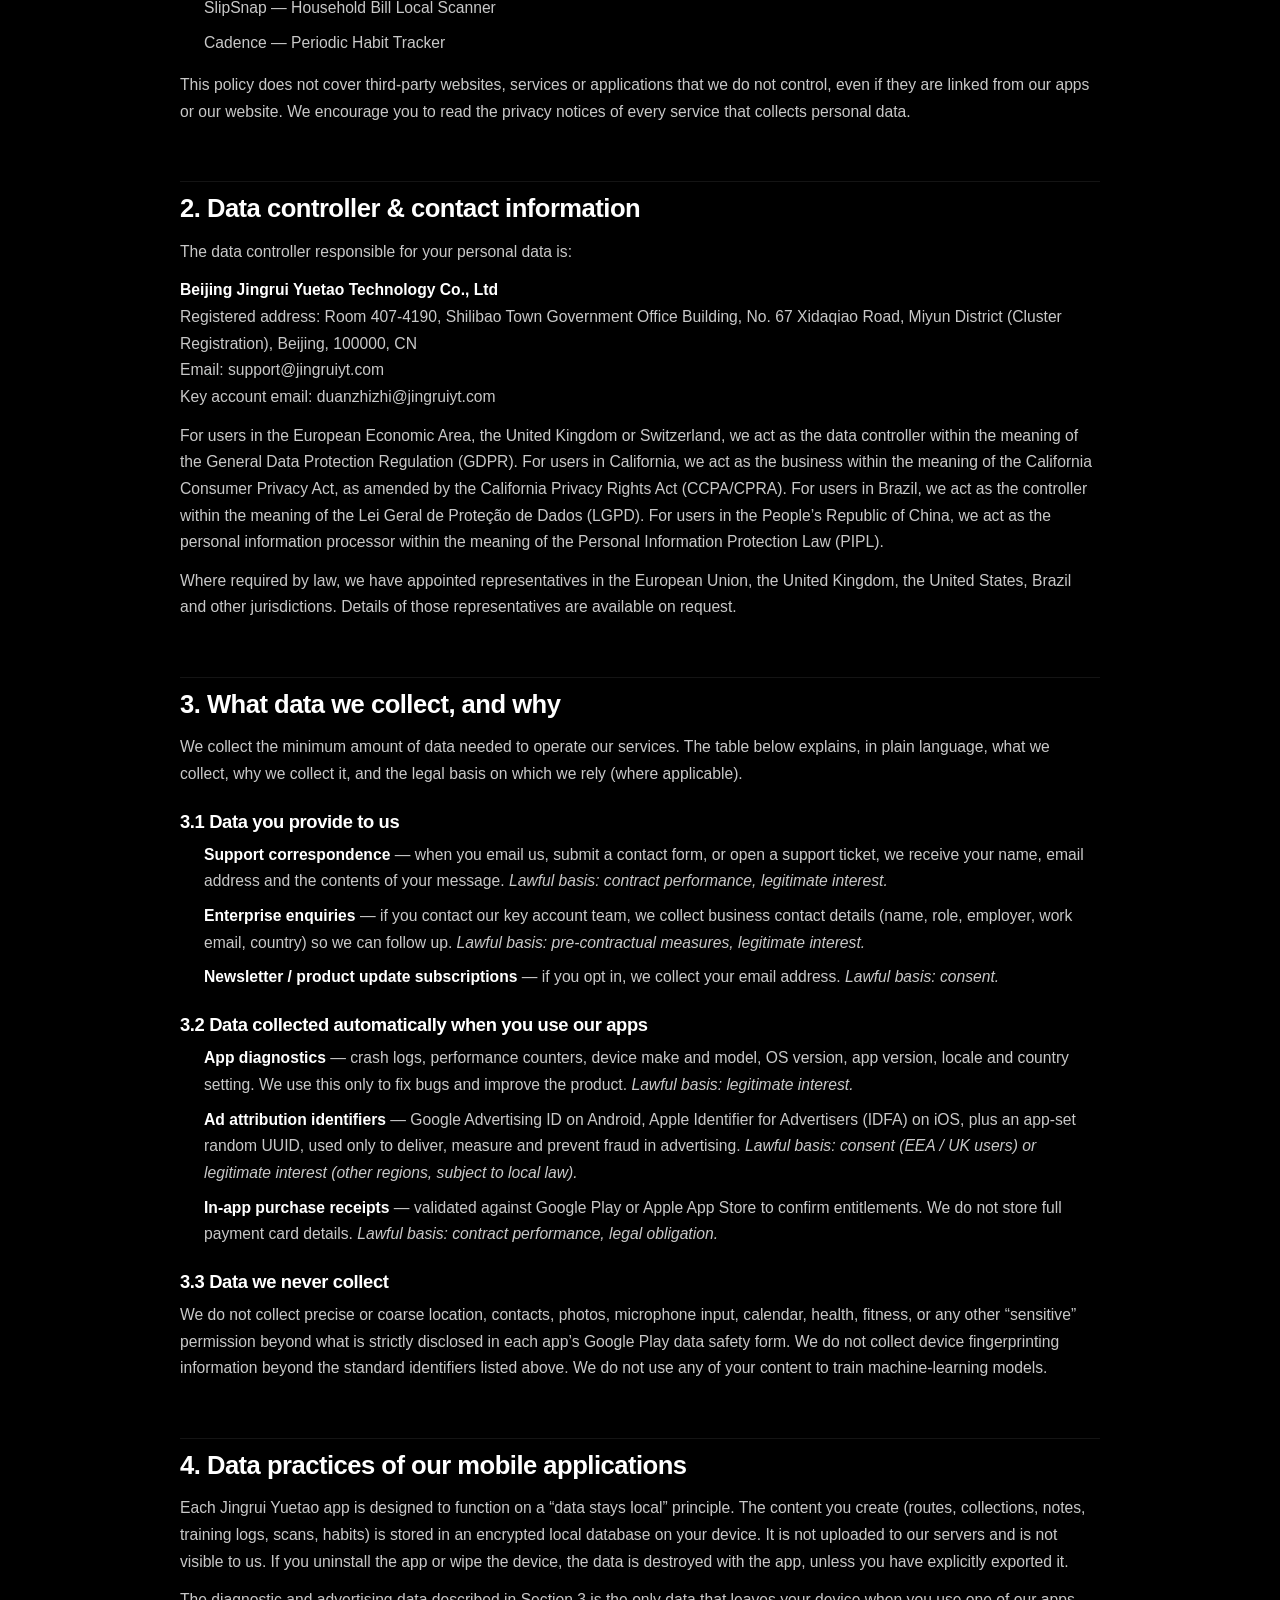
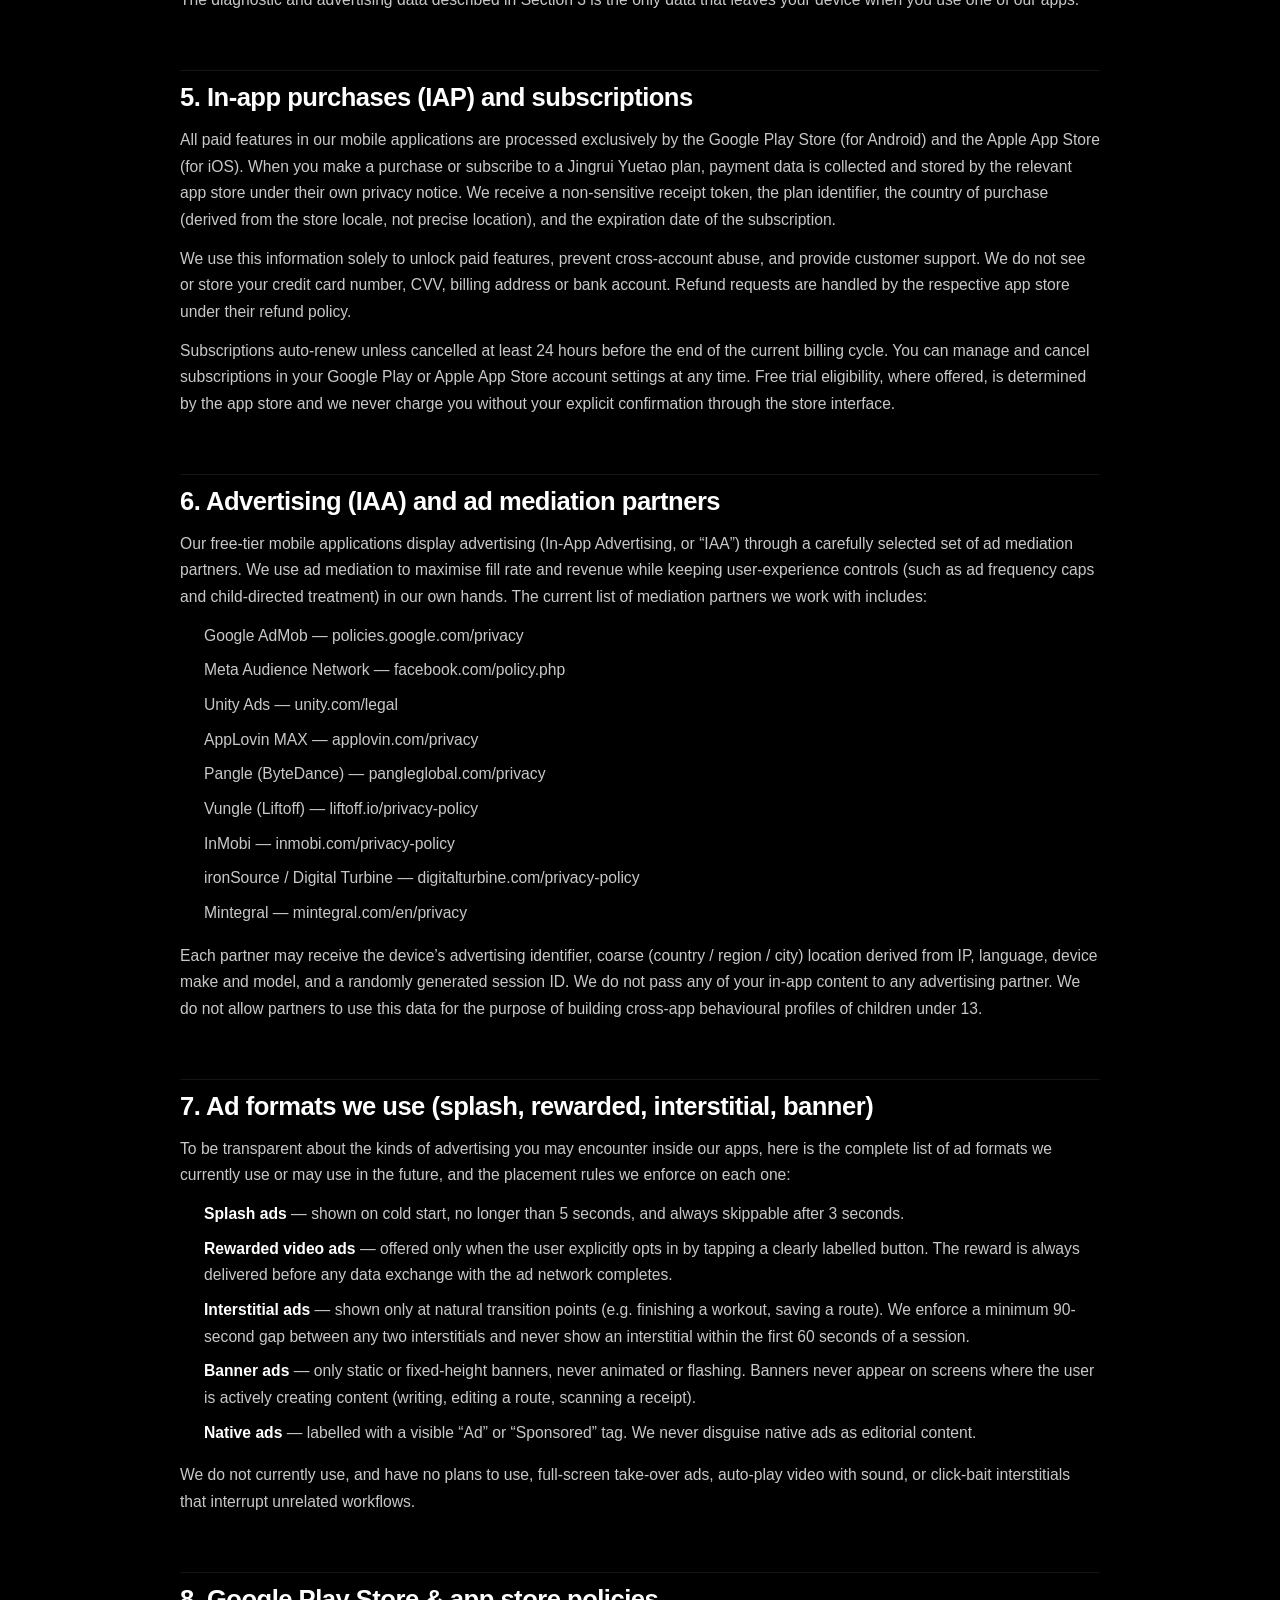
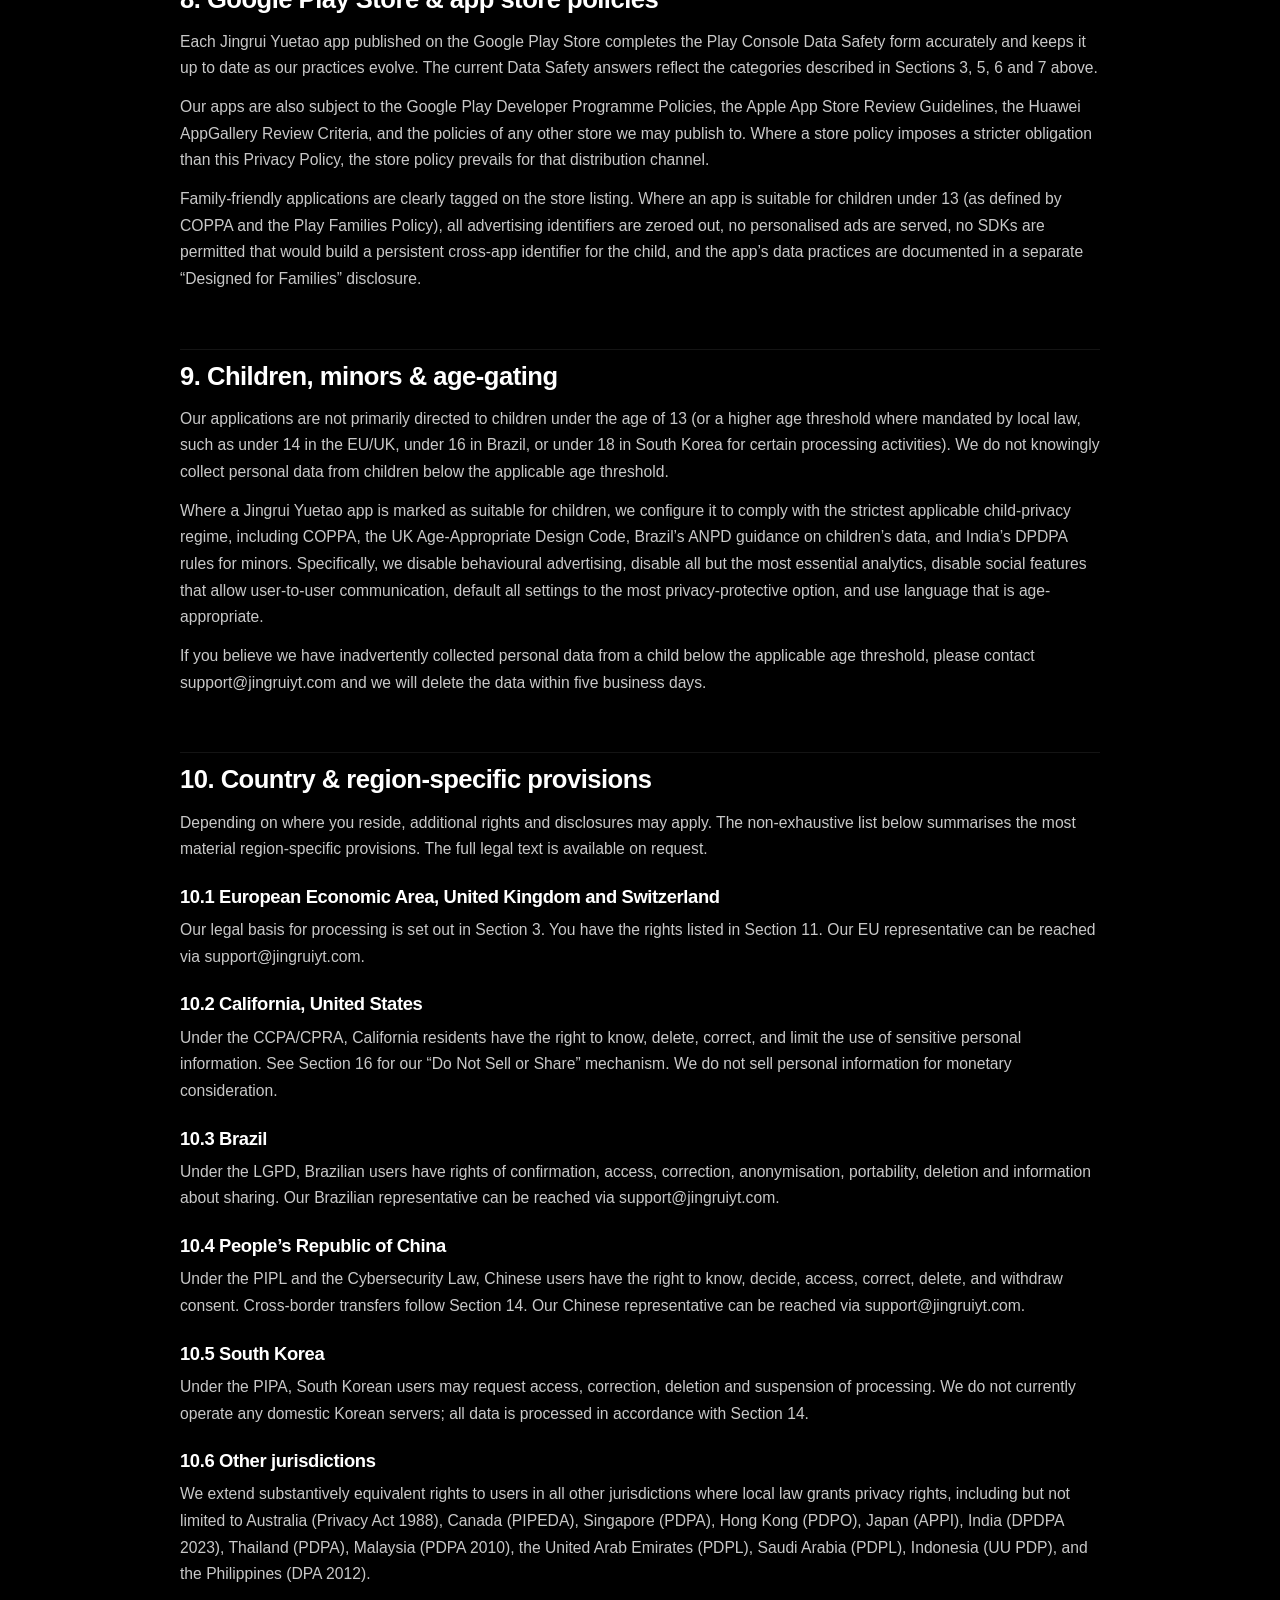
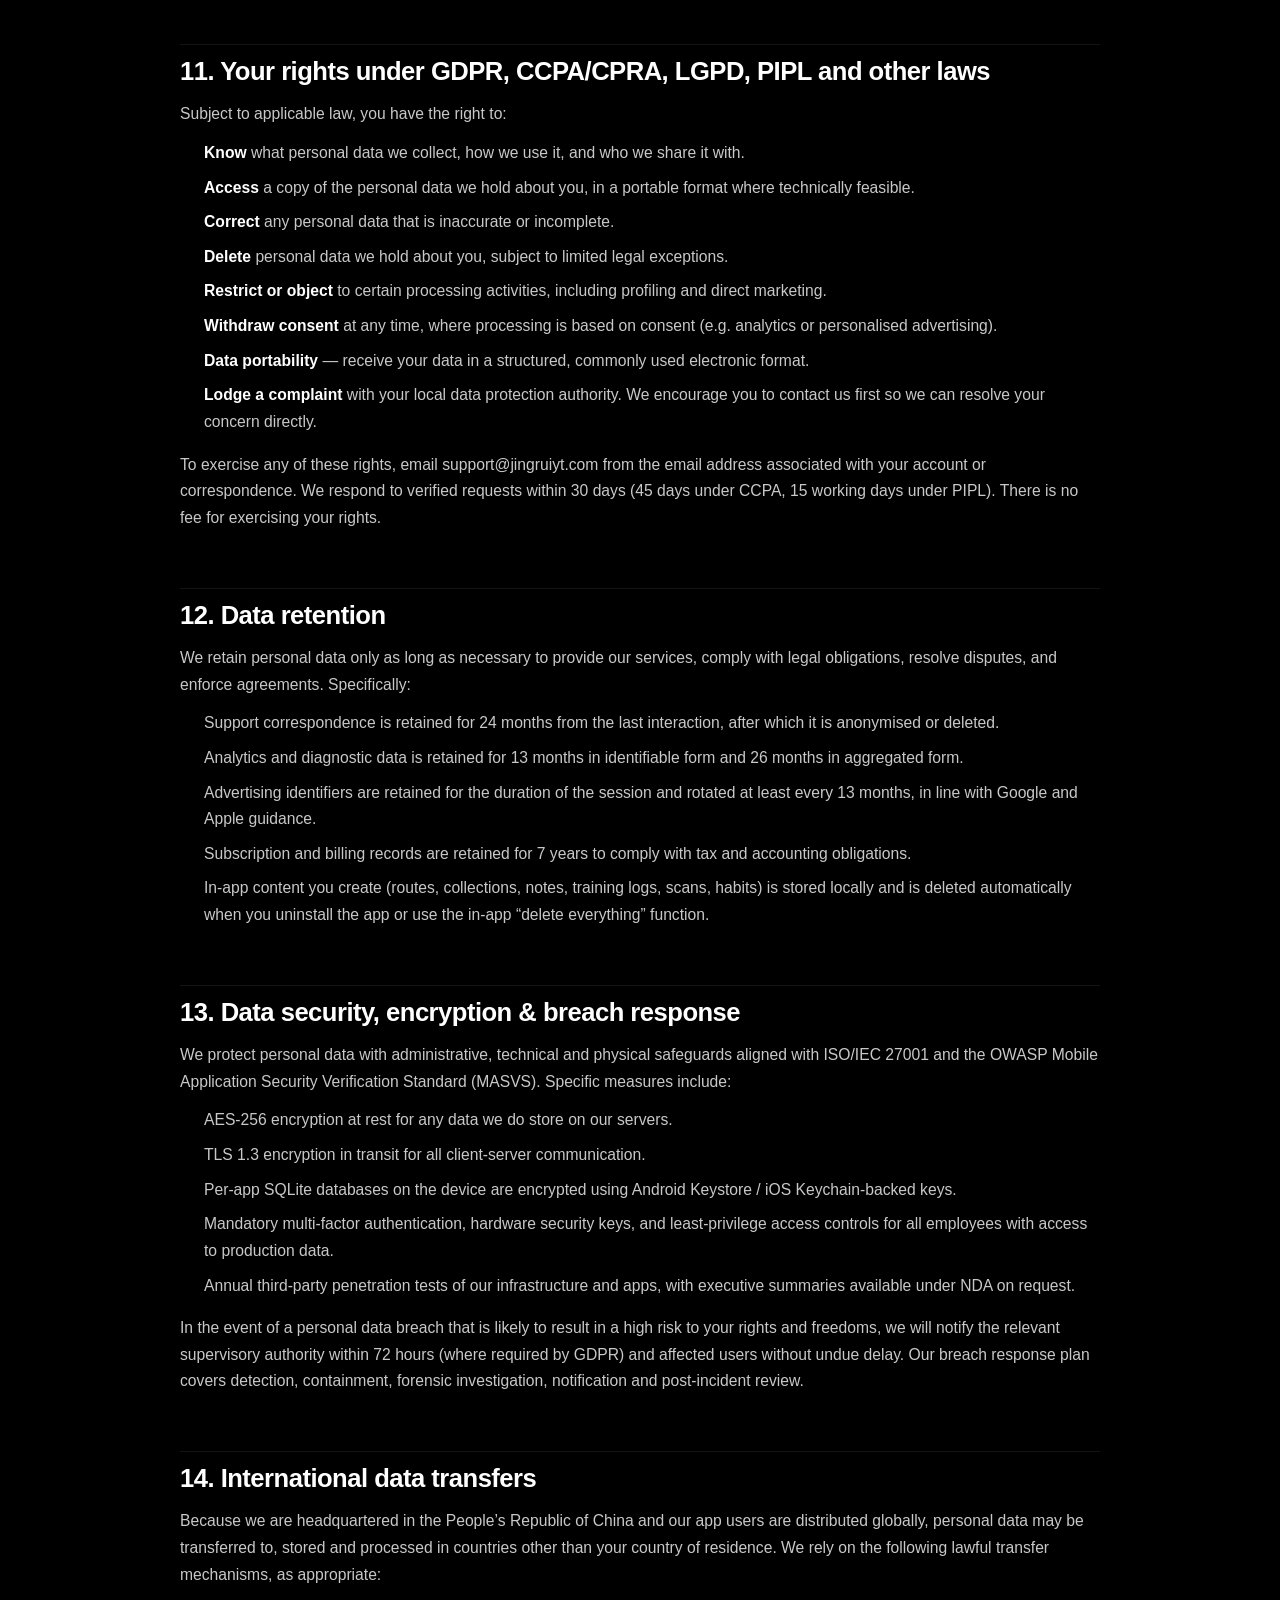
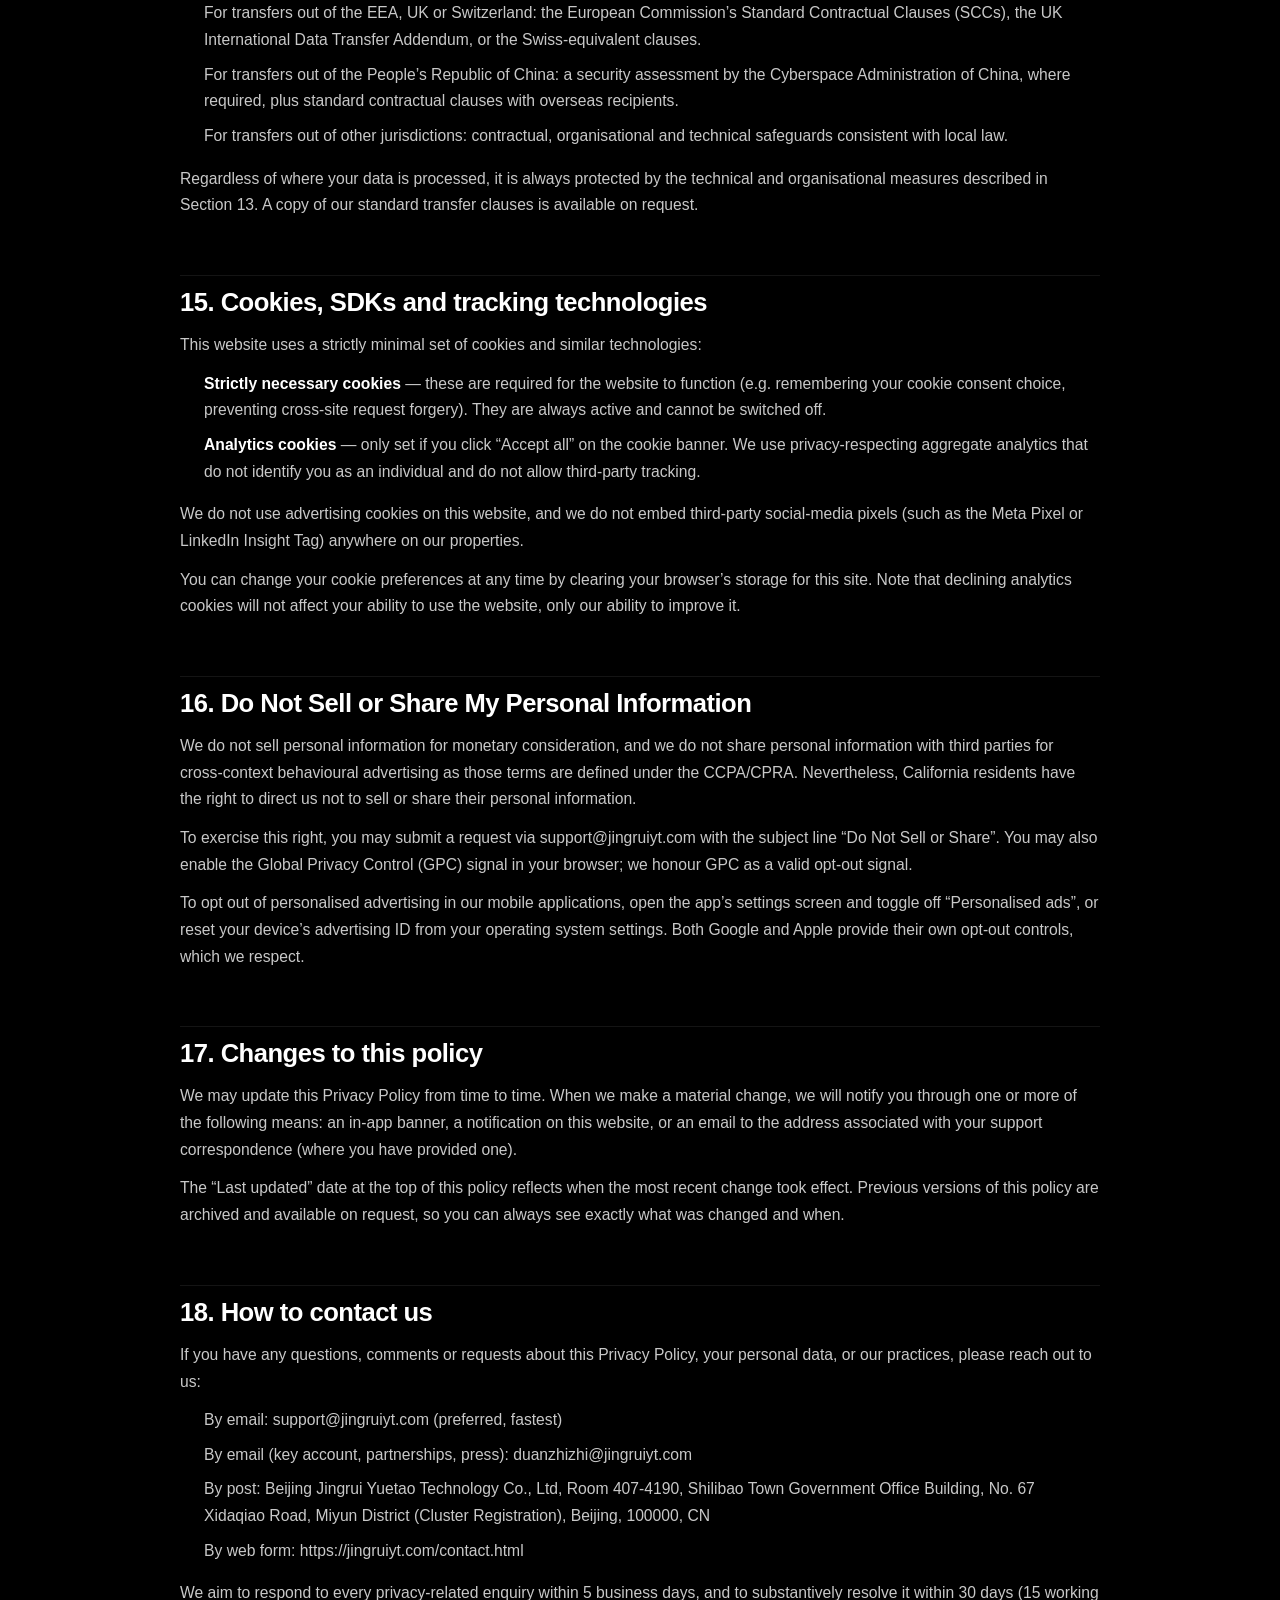
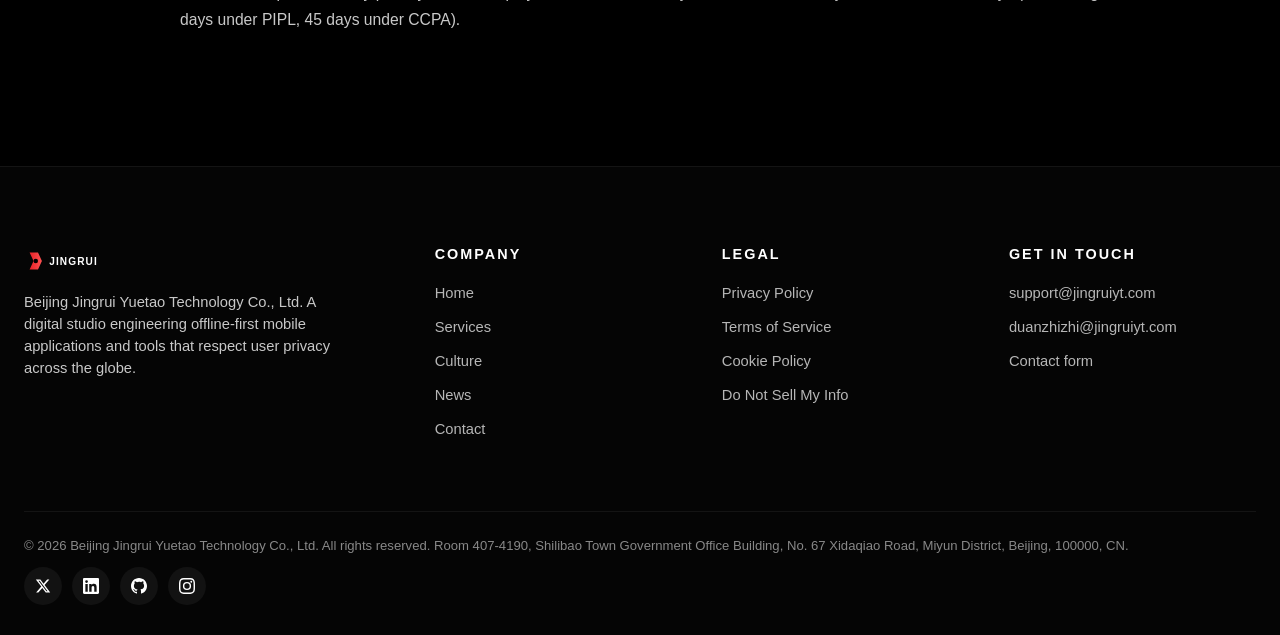
<file: privacy-policy.html>
<!DOCTYPE html>
<html lang="en">
<head>
<meta charset="UTF-8">
<meta http-equiv="X-UA-Compatible" content="IE=edge">
<meta name="viewport" content="width=device-width, initial-scale=1.0">
<title>Privacy Policy | Jingrui Yuetao - GDPR, CCPA, LGPD, PIPL, COPPA Compliant</title>
<meta name="description" content="Comprehensive privacy policy for Beijing Jingrui Yuetao Technology Co., Ltd, covering our website and all published mobile applications, including ad mediation partners, IAA and IAP, GDPR, CCPA/CPRA, LGPD, PIPL, COPPA and global data security practices.">
<meta name="robots" content="index, follow">
<link rel="canonical" href="https://jingruiyt.com/privacy-policy.html">
<link rel="icon" type="image/svg+xml" href="images/favicon.svg">
<link rel="stylesheet" href="css/main.css">
</head>
<body>
<header class="site-header">
  <div class="container header-inner">
    <a class="brand" href="index.html" aria-label="Jingrui Yuetao home">
      <img src="images/logo.svg" alt="Jingrui Yuetao" width="180" height="40">
    </a>
    <nav class="nav" aria-label="Primary">
      <a href="index.html">Home</a>
      <a href="services.html">Services</a>
      <a href="culture.html">Culture</a>
      <a href="news.html">News</a>
      <a href="contact.html">Contact</a>
    </nav>
    <a href="contact.html" class="btn btn-primary header-cta">Get in touch</a>
    <button class="menu-toggle" aria-label="Toggle menu" aria-expanded="false">
      <span></span><span></span><span></span>
    </button>
  </div>
</header>
<aside class="mobile-menu" aria-label="Mobile navigation">
  <a href="index.html">Home</a>
  <a href="services.html">Services</a>
  <a href="culture.html">Culture</a>
  <a href="news.html">News</a>
  <a href="contact.html">Contact</a>
  <a href="privacy-policy.html">Privacy Policy</a>
  <a href="terms-of-service.html">Terms of Service</a>
</aside>
<div class="mobile-overlay"></div>

<main class="section" style="padding-top:160px;">
  <div class="container">
    <div class="legal-wrap">
      <h1>Privacy Policy</h1>
      <p class="legal-meta"><strong>Effective date:</strong> 1 September 2025 &nbsp;&middot;&nbsp; <strong>Last updated:</strong> 1 September 2025 &nbsp;&middot;&nbsp; <strong>Version:</strong> 3.0</p>

      <div class="legal-callout">
        <p><strong>Plain-language summary:</strong> Our apps are designed to work on your device without sending your data to us. When we do process data (e.g. for support, or to show advertising in our free tiers) we do it on a strict minimum-necessary basis, we tell you exactly what we collect, and we let you opt out, delete, or export at any time. We comply with GDPR, CCPA/CPRA, LGPD, PIPL, COPPA, the UK Data Protection Act 2018, Australia&rsquo;s Privacy Act 1988, Canada&rsquo;s PIPEDA, Singapore&rsquo;s PDPA, Hong Kong&rsquo;s PDPO, South Korea&rsquo;s PIPA, Japan&rsquo;s APPI, India&rsquo;s DPDPA 2023, Thailand&rsquo;s PDPA, Malaysia&rsquo;s PDPA 2010, the UAE&rsquo;s PDPL, and other applicable laws.</p>
      </div>



      <div class="legal-toc">
        <h3>Table of contents</h3>
        <ol>
          <li><a href="#scope">1. Scope of this policy</a></li>
          <li><a href="#controller">2. Data controller & contact information</a></li>
          <li><a href="#data">3. What data we collect, and why</a></li>
          <li><a href="#apps">4. Data practices of our mobile applications</a></li>
          <li><a href="#iap">5. In-app purchases (IAP) and subscriptions</a></li>
          <li><a href="#iaa">6. Advertising (IAA) and ad mediation partners</a></li>
          <li><a href="#adtypes">7. Ad formats we use (splash, rewarded, interstitial, banner)</a></li>
          <li><a href="#store">8. Google Play Store & app store policies</a></li>
          <li><a href="#age">9. Children, minors & age-gating</a></li>
          <li><a href="#countries">10. Country & region-specific provisions</a></li>
          <li><a href="#rights">11. Your rights under GDPR, CCPA/CPRA, LGPD, PIPL and other laws</a></li>
          <li><a href="#retention">12. Data retention</a></li>
          <li><a href="#security">13. Data security, encryption & breach response</a></li>
          <li><a href="#transfers">14. International data transfers</a></li>
          <li><a href="#cookies">15. Cookies, SDKs and tracking technologies</a></li>
          <li><a href="#dnt">16. Do Not Sell or Share My Personal Information</a></li>
          <li><a href="#changes">17. Changes to this policy</a></li>
          <li><a href="#contact">18. How to contact us</a></li>
        </ol>
      </div>

      <h2 id="scope">1. Scope of this policy</h2>
      <p>This Privacy Policy applies to all websites, web applications, mobile applications, support channels and services operated by Beijing Jingrui Yuetao Technology Co., Ltd (<strong>Jingrui Yuetao</strong>, <strong>we</strong>, <strong>us</strong>, <strong>our</strong>), including but not limited to the website <a href="https://jingruiyt.com/">jingruiyt.com</a> and the following published mobile applications distributed on the Google Play Store (and any successor or replacement product):</p>
      <ul>
        <li>TrailTrace &mdash; Offline Route Parser</li>
        <li>CurioVault &mdash; Collection Asset Filing System</li>
        <li>MuseCatch &mdash; Writing Inspiration Engine</li>
        <li>LoadLog &mdash; Sports Load Calculator</li>
        <li>SlipSnap &mdash; Household Bill Local Scanner</li>
        <li>Cadence &mdash; Periodic Habit Tracker</li>
      </ul>
      <p>This policy does not cover third-party websites, services or applications that we do not control, even if they are linked from our apps or our website. We encourage you to read the privacy notices of every service that collects personal data.</p>

      <h2 id="controller">2. Data controller &amp; contact information</h2>
      <p>The data controller responsible for your personal data is:</p>
      <p><strong>Beijing Jingrui Yuetao Technology Co., Ltd</strong><br>
      Registered address: Room 407-4190, Shilibao Town Government Office Building, No. 67 Xidaqiao Road, Miyun District (Cluster Registration), Beijing, 100000, CN<br>
      Email: <a href="mailto:support@jingruiyt.com">support@jingruiyt.com</a><br>
      Key account email: <a href="mailto:duanzhizhi@jingruiyt.com">duanzhizhi@jingruiyt.com</a></p>
      <p>For users in the European Economic Area, the United Kingdom or Switzerland, we act as the data controller within the meaning of the General Data Protection Regulation (GDPR). For users in California, we act as the business within the meaning of the California Consumer Privacy Act, as amended by the California Privacy Rights Act (CCPA/CPRA). For users in Brazil, we act as the controller within the meaning of the Lei Geral de Proteção de Dados (LGPD). For users in the People&rsquo;s Republic of China, we act as the personal information processor within the meaning of the Personal Information Protection Law (PIPL).</p>
      <p>Where required by law, we have appointed representatives in the European Union, the United Kingdom, the United States, Brazil and other jurisdictions. Details of those representatives are available on request.</p>

      <h2 id="data">3. What data we collect, and why</h2>
      <p>We collect the minimum amount of data needed to operate our services. The table below explains, in plain language, what we collect, why we collect it, and the legal basis on which we rely (where applicable).</p>
      <h3>3.1 Data you provide to us</h3>
      <ul>
        <li><strong>Support correspondence</strong> &mdash; when you email us, submit a contact form, or open a support ticket, we receive your name, email address and the contents of your message. <em>Lawful basis: contract performance, legitimate interest.</em></li>
        <li><strong>Enterprise enquiries</strong> &mdash; if you contact our key account team, we collect business contact details (name, role, employer, work email, country) so we can follow up. <em>Lawful basis: pre-contractual measures, legitimate interest.</em></li>
        <li><strong>Newsletter / product update subscriptions</strong> &mdash; if you opt in, we collect your email address. <em>Lawful basis: consent.</em></li>
      </ul>
      <h3>3.2 Data collected automatically when you use our apps</h3>
      <ul>
        <li><strong>App diagnostics</strong> &mdash; crash logs, performance counters, device make and model, OS version, app version, locale and country setting. We use this only to fix bugs and improve the product. <em>Lawful basis: legitimate interest.</em></li>
        <li><strong>Ad attribution identifiers</strong> &mdash; Google Advertising ID on Android, Apple Identifier for Advertisers (IDFA) on iOS, plus an app-set random UUID, used only to deliver, measure and prevent fraud in advertising. <em>Lawful basis: consent (EEA / UK users) or legitimate interest (other regions, subject to local law).</em></li>
        <li><strong>In-app purchase receipts</strong> &mdash; validated against Google Play or Apple App Store to confirm entitlements. We do not store full payment card details. <em>Lawful basis: contract performance, legal obligation.</em></li>
      </ul>
      <h3>3.3 Data we never collect</h3>
      <p>We do not collect precise or coarse location, contacts, photos, microphone input, calendar, health, fitness, or any other &ldquo;sensitive&rdquo; permission beyond what is strictly disclosed in each app&rsquo;s Google Play data safety form. We do not collect device fingerprinting information beyond the standard identifiers listed above. We do not use any of your content to train machine-learning models.</p>

      <h2 id="apps">4. Data practices of our mobile applications</h2>
      <p>Each Jingrui Yuetao app is designed to function on a &ldquo;data stays local&rdquo; principle. The content you create (routes, collections, notes, training logs, scans, habits) is stored in an encrypted local database on your device. It is not uploaded to our servers and is not visible to us. If you uninstall the app or wipe the device, the data is destroyed with the app, unless you have explicitly exported it.</p>
      <p>The diagnostic and advertising data described in Section 3 is the only data that leaves your device when you use one of our apps.</p>

      <h2 id="iap">5. In-app purchases (IAP) and subscriptions</h2>
      <p>All paid features in our mobile applications are processed exclusively by the Google Play Store (for Android) and the Apple App Store (for iOS). When you make a purchase or subscribe to a Jingrui Yuetao plan, payment data is collected and stored by the relevant app store under their own privacy notice. We receive a non-sensitive receipt token, the plan identifier, the country of purchase (derived from the store locale, not precise location), and the expiration date of the subscription.</p>
      <p>We use this information solely to unlock paid features, prevent cross-account abuse, and provide customer support. We do not see or store your credit card number, CVV, billing address or bank account. Refund requests are handled by the respective app store under their refund policy.</p>
      <p>Subscriptions auto-renew unless cancelled at least 24 hours before the end of the current billing cycle. You can manage and cancel subscriptions in your Google Play or Apple App Store account settings at any time. Free trial eligibility, where offered, is determined by the app store and we never charge you without your explicit confirmation through the store interface.</p>

      <h2 id="iaa">6. Advertising (IAA) and ad mediation partners</h2>
      <p>Our free-tier mobile applications display advertising (In-App Advertising, or &ldquo;IAA&rdquo;) through a carefully selected set of ad mediation partners. We use ad mediation to maximise fill rate and revenue while keeping user-experience controls (such as ad frequency caps and child-directed treatment) in our own hands. The current list of mediation partners we work with includes:</p>
      <ul>
        <li>Google AdMob &mdash; <a href="https://policies.google.com/privacy">policies.google.com/privacy</a></li>
        <li>Meta Audience Network &mdash; <a href="https://www.facebook.com/policy.php">facebook.com/policy.php</a></li>
        <li>Unity Ads &mdash; <a href="https://unity.com/legal/game-player-and-app-user-privacy-policy">unity.com/legal</a></li>
        <li>AppLovin MAX &mdash; <a href="https://www.applovin.com/privacy/">applovin.com/privacy</a></li>
        <li>Pangle (ByteDance) &mdash; <a href="https://www.pangleglobal.com/privacy">pangleglobal.com/privacy</a></li>
        <li>Vungle (Liftoff) &mdash; <a href="https://liftoff.io/privacy-policy/">liftoff.io/privacy-policy</a></li>
        <li>InMobi &mdash; <a href="https://www.inmobi.com/privacy-policy">inmobi.com/privacy-policy</a></li>
        <li>ironSource / Digital Turbine &mdash; <a href="https://www.digitalturbine.com/privacy-policy/">digitalturbine.com/privacy-policy</a></li>
        <li>Mintegral &mdash; <a href="https://www.mintegral.com/en/privacy">mintegral.com/en/privacy</a></li>
      </ul>
      <p>Each partner may receive the device&rsquo;s advertising identifier, coarse (country / region / city) location derived from IP, language, device make and model, and a randomly generated session ID. We do not pass any of your in-app content to any advertising partner. We do not allow partners to use this data for the purpose of building cross-app behavioural profiles of children under 13.</p>

      <h2 id="adtypes">7. Ad formats we use (splash, rewarded, interstitial, banner)</h2>
      <p>To be transparent about the kinds of advertising you may encounter inside our apps, here is the complete list of ad formats we currently use or may use in the future, and the placement rules we enforce on each one:</p>
      <ul>
        <li><strong>Splash ads</strong> &mdash; shown on cold start, no longer than 5 seconds, and always skippable after 3 seconds.</li>
        <li><strong>Rewarded video ads</strong> &mdash; offered only when the user explicitly opts in by tapping a clearly labelled button. The reward is always delivered before any data exchange with the ad network completes.</li>
        <li><strong>Interstitial ads</strong> &mdash; shown only at natural transition points (e.g. finishing a workout, saving a route). We enforce a minimum 90-second gap between any two interstitials and never show an interstitial within the first 60 seconds of a session.</li>
        <li><strong>Banner ads</strong> &mdash; only static or fixed-height banners, never animated or flashing. Banners never appear on screens where the user is actively creating content (writing, editing a route, scanning a receipt).</li>
        <li><strong>Native ads</strong> &mdash; labelled with a visible &ldquo;Ad&rdquo; or &ldquo;Sponsored&rdquo; tag. We never disguise native ads as editorial content.</li>
      </ul>
      <p>We do not currently use, and have no plans to use, full-screen take-over ads, auto-play video with sound, or click-bait interstitials that interrupt unrelated workflows.</p>

      <h2 id="store">8. Google Play Store & app store policies</h2>
      <p>Each Jingrui Yuetao app published on the Google Play Store completes the Play Console Data Safety form accurately and keeps it up to date as our practices evolve. The current Data Safety answers reflect the categories described in Sections 3, 5, 6 and 7 above.</p>
      <p>Our apps are also subject to the Google Play Developer Programme Policies, the Apple App Store Review Guidelines, the Huawei AppGallery Review Criteria, and the policies of any other store we may publish to. Where a store policy imposes a stricter obligation than this Privacy Policy, the store policy prevails for that distribution channel.</p>
      <p>Family-friendly applications are clearly tagged on the store listing. Where an app is suitable for children under 13 (as defined by COPPA and the Play Families Policy), all advertising identifiers are zeroed out, no personalised ads are served, no SDKs are permitted that would build a persistent cross-app identifier for the child, and the app&rsquo;s data practices are documented in a separate &ldquo;Designed for Families&rdquo; disclosure.</p>

      <h2 id="age">9. Children, minors & age-gating</h2>
      <p>Our applications are not primarily directed to children under the age of 13 (or a higher age threshold where mandated by local law, such as under 14 in the EU/UK, under 16 in Brazil, or under 18 in South Korea for certain processing activities). We do not knowingly collect personal data from children below the applicable age threshold.</p>
      <p>Where a Jingrui Yuetao app is marked as suitable for children, we configure it to comply with the strictest applicable child-privacy regime, including COPPA, the UK Age-Appropriate Design Code, Brazil&rsquo;s ANPD guidance on children&rsquo;s data, and India&rsquo;s DPDPA rules for minors. Specifically, we disable behavioural advertising, disable all but the most essential analytics, disable social features that allow user-to-user communication, default all settings to the most privacy-protective option, and use language that is age-appropriate.</p>
      <p>If you believe we have inadvertently collected personal data from a child below the applicable age threshold, please contact <a href="mailto:support@jingruiyt.com">support@jingruiyt.com</a> and we will delete the data within five business days.</p>

      <h2 id="countries">10. Country & region-specific provisions</h2>
      <p>Depending on where you reside, additional rights and disclosures may apply. The non-exhaustive list below summarises the most material region-specific provisions. The full legal text is available on request.</p>
      <h3>10.1 European Economic Area, United Kingdom and Switzerland</h3>
      <p>Our legal basis for processing is set out in Section 3. You have the rights listed in Section 11. Our EU representative can be reached via <a href="mailto:support@jingruiyt.com">support@jingruiyt.com</a>.</p>
      <h3>10.2 California, United States</h3>
      <p>Under the CCPA/CPRA, California residents have the right to know, delete, correct, and limit the use of sensitive personal information. See Section 16 for our &ldquo;Do Not Sell or Share&rdquo; mechanism. We do not sell personal information for monetary consideration.</p>
      <h3>10.3 Brazil</h3>
      <p>Under the LGPD, Brazilian users have rights of confirmation, access, correction, anonymisation, portability, deletion and information about sharing. Our Brazilian representative can be reached via <a href="mailto:support@jingruiyt.com">support@jingruiyt.com</a>.</p>
      <h3>10.4 People&rsquo;s Republic of China</h3>
      <p>Under the PIPL and the Cybersecurity Law, Chinese users have the right to know, decide, access, correct, delete, and withdraw consent. Cross-border transfers follow Section 14. Our Chinese representative can be reached via <a href="mailto:support@jingruiyt.com">support@jingruiyt.com</a>.</p>
      <h3>10.5 South Korea</h3>
      <p>Under the PIPA, South Korean users may request access, correction, deletion and suspension of processing. We do not currently operate any domestic Korean servers; all data is processed in accordance with Section 14.</p>
      <h3>10.6 Other jurisdictions</h3>
      <p>We extend substantively equivalent rights to users in all other jurisdictions where local law grants privacy rights, including but not limited to Australia (Privacy Act 1988), Canada (PIPEDA), Singapore (PDPA), Hong Kong (PDPO), Japan (APPI), India (DPDPA 2023), Thailand (PDPA), Malaysia (PDPA 2010), the United Arab Emirates (PDPL), Saudi Arabia (PDPL), Indonesia (UU PDP), and the Philippines (DPA 2012).</p>

      <h2 id="rights">11. Your rights under GDPR, CCPA/CPRA, LGPD, PIPL and other laws</h2>
      <p>Subject to applicable law, you have the right to:</p>
      <ul>
        <li><strong>Know</strong> what personal data we collect, how we use it, and who we share it with.</li>
        <li><strong>Access</strong> a copy of the personal data we hold about you, in a portable format where technically feasible.</li>
        <li><strong>Correct</strong> any personal data that is inaccurate or incomplete.</li>
        <li><strong>Delete</strong> personal data we hold about you, subject to limited legal exceptions.</li>
        <li><strong>Restrict or object</strong> to certain processing activities, including profiling and direct marketing.</li>
        <li><strong>Withdraw consent</strong> at any time, where processing is based on consent (e.g. analytics or personalised advertising).</li>
        <li><strong>Data portability</strong> &mdash; receive your data in a structured, commonly used electronic format.</li>
        <li><strong>Lodge a complaint</strong> with your local data protection authority. We encourage you to contact us first so we can resolve your concern directly.</li>
      </ul>
      <p>To exercise any of these rights, email <a href="mailto:support@jingruiyt.com">support@jingruiyt.com</a> from the email address associated with your account or correspondence. We respond to verified requests within 30 days (45 days under CCPA, 15 working days under PIPL). There is no fee for exercising your rights.</p>

      <h2 id="retention">12. Data retention</h2>
      <p>We retain personal data only as long as necessary to provide our services, comply with legal obligations, resolve disputes, and enforce agreements. Specifically:</p>
      <ul>
        <li>Support correspondence is retained for 24 months from the last interaction, after which it is anonymised or deleted.</li>
        <li>Analytics and diagnostic data is retained for 13 months in identifiable form and 26 months in aggregated form.</li>
        <li>Advertising identifiers are retained for the duration of the session and rotated at least every 13 months, in line with Google and Apple guidance.</li>
        <li>Subscription and billing records are retained for 7 years to comply with tax and accounting obligations.</li>
        <li>In-app content you create (routes, collections, notes, training logs, scans, habits) is stored locally and is deleted automatically when you uninstall the app or use the in-app &ldquo;delete everything&rdquo; function.</li>
      </ul>

      <h2 id="security">13. Data security, encryption & breach response</h2>
      <p>We protect personal data with administrative, technical and physical safeguards aligned with ISO/IEC 27001 and the OWASP Mobile Application Security Verification Standard (MASVS). Specific measures include:</p>
      <ul>
        <li>AES-256 encryption at rest for any data we do store on our servers.</li>
        <li>TLS 1.3 encryption in transit for all client-server communication.</li>
        <li>Per-app SQLite databases on the device are encrypted using Android Keystore / iOS Keychain-backed keys.</li>
        <li>Mandatory multi-factor authentication, hardware security keys, and least-privilege access controls for all employees with access to production data.</li>
        <li>Annual third-party penetration tests of our infrastructure and apps, with executive summaries available under NDA on request.</li>
      </ul>
      <p>In the event of a personal data breach that is likely to result in a high risk to your rights and freedoms, we will notify the relevant supervisory authority within 72 hours (where required by GDPR) and affected users without undue delay. Our breach response plan covers detection, containment, forensic investigation, notification and post-incident review.</p>

      <h2 id="transfers">14. International data transfers</h2>
      <p>Because we are headquartered in the People&rsquo;s Republic of China and our app users are distributed globally, personal data may be transferred to, stored and processed in countries other than your country of residence. We rely on the following lawful transfer mechanisms, as appropriate:</p>
      <ul>
        <li>For transfers out of the EEA, UK or Switzerland: the European Commission&rsquo;s Standard Contractual Clauses (SCCs), the UK International Data Transfer Addendum, or the Swiss-equivalent clauses.</li>
        <li>For transfers out of the People&rsquo;s Republic of China: a security assessment by the Cyberspace Administration of China, where required, plus standard contractual clauses with overseas recipients.</li>
        <li>For transfers out of other jurisdictions: contractual, organisational and technical safeguards consistent with local law.</li>
      </ul>
      <p>Regardless of where your data is processed, it is always protected by the technical and organisational measures described in Section 13. A copy of our standard transfer clauses is available on request.</p>

      <h2 id="cookies">15. Cookies, SDKs and tracking technologies</h2>
      <p>This website uses a strictly minimal set of cookies and similar technologies:</p>
      <ul>
        <li><strong>Strictly necessary cookies</strong> &mdash; these are required for the website to function (e.g. remembering your cookie consent choice, preventing cross-site request forgery). They are always active and cannot be switched off.</li>
        <li><strong>Analytics cookies</strong> &mdash; only set if you click &ldquo;Accept all&rdquo; on the cookie banner. We use privacy-respecting aggregate analytics that do not identify you as an individual and do not allow third-party tracking.</li>
      </ul>
      <p>We do not use advertising cookies on this website, and we do not embed third-party social-media pixels (such as the Meta Pixel or LinkedIn Insight Tag) anywhere on our properties.</p>
      <p>You can change your cookie preferences at any time by clearing your browser&rsquo;s storage for this site. Note that declining analytics cookies will not affect your ability to use the website, only our ability to improve it.</p>

      <h2 id="dnt">16. Do Not Sell or Share My Personal Information</h2>
      <p>We do not sell personal information for monetary consideration, and we do not share personal information with third parties for cross-context behavioural advertising as those terms are defined under the CCPA/CPRA. Nevertheless, California residents have the right to direct us not to sell or share their personal information.</p>
      <p>To exercise this right, you may submit a request via <a href="mailto:support@jingruiyt.com">support@jingruiyt.com</a> with the subject line &ldquo;Do Not Sell or Share&rdquo;. You may also enable the Global Privacy Control (GPC) signal in your browser; we honour GPC as a valid opt-out signal.</p>
      <p>To opt out of personalised advertising in our mobile applications, open the app&rsquo;s settings screen and toggle off &ldquo;Personalised ads&rdquo;, or reset your device&rsquo;s advertising ID from your operating system settings. Both Google and Apple provide their own opt-out controls, which we respect.</p>

      <h2 id="changes">17. Changes to this policy</h2>
      <p>We may update this Privacy Policy from time to time. When we make a material change, we will notify you through one or more of the following means: an in-app banner, a notification on this website, or an email to the address associated with your support correspondence (where you have provided one).</p>
      <p>The &ldquo;Last updated&rdquo; date at the top of this policy reflects when the most recent change took effect. Previous versions of this policy are archived and available on request, so you can always see exactly what was changed and when.</p>

      <h2 id="contact">18. How to contact us</h2>
      <p>If you have any questions, comments or requests about this Privacy Policy, your personal data, or our practices, please reach out to us:</p>
      <ul>
        <li>By email: <a href="mailto:support@jingruiyt.com">support@jingruiyt.com</a> (preferred, fastest)</li>
        <li>By email (key account, partnerships, press): <a href="mailto:duanzhizhi@jingruiyt.com">duanzhizhi@jingruiyt.com</a></li>
        <li>By post: Beijing Jingrui Yuetao Technology Co., Ltd, Room 407-4190, Shilibao Town Government Office Building, No. 67 Xidaqiao Road, Miyun District (Cluster Registration), Beijing, 100000, CN</li>
        <li>By web form: <a href="contact.html">https://jingruiyt.com/contact.html</a></li>
      </ul>
      <p>We aim to respond to every privacy-related enquiry within 5 business days, and to substantively resolve it within 30 days (15 working days under PIPL, 45 days under CCPA).</p>
    </div>
  </div>
</main>


<div class="scroll-progress" aria-hidden="true"></div>
<button class="back-to-top" aria-label="Back to top" type="button">
  <svg viewBox="0 0 24 24" fill="none" stroke="currentColor" stroke-width="2.5" stroke-linecap="round" stroke-linejoin="round" width="20" height="20"><path d="M12 19V5M5 12l7-7 7 7"/></svg>
</button>

<footer class="site-footer">
  <div class="container">
    <div class="footer-grid">
      <div class="footer-brand">
        <a href="index.html" class="brand">
          <img src="images/logo.svg" alt="Jingrui Yuetao" width="180" height="40">
        </a>
        <p>Beijing Jingrui Yuetao Technology Co., Ltd. A digital studio engineering offline-first mobile applications and tools that respect user privacy across the globe.</p>
      </div>
      <div class="footer-col">
        <h4>Company</h4>
        <ul>
          <li><a href="index.html">Home</a></li>
          <li><a href="services.html">Services</a></li>
          <li><a href="culture.html">Culture</a></li>
          <li><a href="news.html">News</a></li>
          <li><a href="contact.html">Contact</a></li>
        </ul>
      </div>
      <div class="footer-col">
        <h4>Legal</h4>
        <ul>
          <li><a href="privacy-policy.html">Privacy Policy</a></li>
          <li><a href="terms-of-service.html">Terms of Service</a></li>
          <li><a href="privacy-policy.html#cookies">Cookie Policy</a></li>
          <li><a href="privacy-policy.html#dnt">Do Not Sell My Info</a></li>
        </ul>
      </div>
      <div class="footer-col">
        <h4>Get in touch</h4>
        <ul>
          <li><a href="mailto:support@jingruiyt.com">support@jingruiyt.com</a></li>
          <li><a href="mailto:duanzhizhi@jingruiyt.com">duanzhizhi@jingruiyt.com</a></li>
          <li><a href="contact.html">Contact form</a></li>
        </ul>
      </div>
    </div>
    <div class="footer-bottom">
      <span>&copy; <span class="js-year">2026</span> Beijing Jingrui Yuetao Technology Co., Ltd. All rights reserved. Room 407-4190, Shilibao Town Government Office Building, No. 67 Xidaqiao Road, Miyun District, Beijing, 100000, CN.</span>
      <div class="social-row" aria-label="Social media">
        <a href="#" aria-label="Twitter"><svg viewBox="0 0 24 24" fill="#fff"><path d="M18.244 2.25h3.308l-7.227 8.26 8.502 11.24H16.17l-5.214-6.817L4.99 21.75H1.68l7.73-8.835L1.254 2.25H8.08l4.713 6.231zm-1.161 17.52h1.833L7.084 4.126H5.117z"/></svg></a>
        <a href="#" aria-label="LinkedIn"><svg viewBox="0 0 24 24" fill="#fff"><path d="M20.447 20.452h-3.554v-5.569c0-1.328-.027-3.037-1.852-3.037-1.853 0-2.136 1.445-2.136 2.939v5.667H9.351V9h3.414v1.561h.046c.477-.9 1.637-1.85 3.37-1.85 3.601 0 4.267 2.37 4.267 5.455v6.286zM5.337 7.433a2.062 2.062 0 01-2.063-2.065 2.063 2.063 0 112.063 2.065zm1.782 13.019H3.555V9h3.564v11.452zM22.225 0H1.771C.792 0 0 .774 0 1.729v20.542C0 23.227.792 24 1.771 24h20.451C23.2 24 24 23.227 24 22.271V1.729C24 .774 23.2 0 22.222 0h.003z"/></svg></a>
        <a href="#" aria-label="GitHub"><svg viewBox="0 0 24 24" fill="#fff"><path d="M12 0C5.374 0 0 5.373 0 12c0 5.302 3.438 9.8 8.207 11.387.599.111.793-.261.793-.577v-2.234c-3.338.726-4.033-1.416-4.033-1.416-.546-1.387-1.333-1.756-1.333-1.756-1.089-.745.083-.729.083-.729 1.205.084 1.839 1.237 1.839 1.237 1.07 1.834 2.807 1.304 3.492.997.107-.775.418-1.305.762-1.604-2.665-.305-5.467-1.334-5.467-5.931 0-1.311.469-2.381 1.236-3.221-.124-.303-.535-1.524.117-3.176 0 0 1.008-.322 3.301 1.23A11.509 11.509 0 0112 5.803c1.02.005 2.047.138 3.006.404 2.291-1.552 3.297-1.23 3.297-1.23.653 1.653.242 2.874.118 3.176.77.84 1.235 1.911 1.235 3.221 0 4.609-2.807 5.624-5.479 5.921.43.372.823 1.102.823 2.222v3.293c0 .319.192.694.801.576C20.566 21.797 24 17.3 24 12c0-6.627-5.373-12-12-12z"/></svg></a>
        <a href="#" aria-label="Instagram"><svg viewBox="0 0 24 24" fill="#fff"><path d="M12 2.163c3.204 0 3.584.012 4.85.07 3.252.148 4.771 1.691 4.919 4.919.058 1.265.069 1.645.069 4.849 0 3.205-.012 3.584-.069 4.849-.149 3.225-1.664 4.771-4.919 4.919-1.266.058-1.644.07-4.85.07-3.204 0-3.584-.012-4.849-.07-3.26-.149-4.771-1.699-4.919-4.92-.058-1.265-.07-1.644-.07-4.849 0-3.204.013-3.583.07-4.849.149-3.227 1.664-4.771 4.919-4.919 1.266-.057 1.645-.069 4.849-.069zM12 0C8.741 0 8.333.014 7.053.072 2.695.272.273 2.69.073 7.052.014 8.333 0 8.741 0 12c0 3.259.014 3.668.072 4.948.2 4.358 2.618 6.78 6.98 6.98C8.333 23.986 8.741 24 12 24c3.259 0 3.668-.014 4.948-.072 4.354-.2 6.782-2.618 6.979-6.98.059-1.28.073-1.689.073-4.948 0-3.259-.014-3.667-.072-4.947-.196-4.354-2.617-6.78-6.979-6.98C15.668.014 15.259 0 12 0zm0 5.838a6.162 6.162 0 100 12.324 6.162 6.162 0 000-12.324zM12 16a4 4 0 110-8 4 4 0 010 8zm6.406-11.845a1.44 1.44 0 100 2.881 1.44 1.44 0 000-2.881z"/></svg></a>
      </div>
    </div>
  </div>
</footer>

<div class="cookie-banner" role="dialog" aria-label="Cookie consent">
  <p>We use cookies to enable core site functionality and, with your consent, to measure traffic. Read our <a href="privacy-policy.html#cookies">cookie policy</a> for details.</p>
  <div class="cb-actions">
    <button class="cb-accept" type="button">Accept all</button>
    <button class="cb-reject" type="button">Essential only</button>
  </div>
</div>

<script src="js/main.js" defer></script>
</body>
</html>
</file>
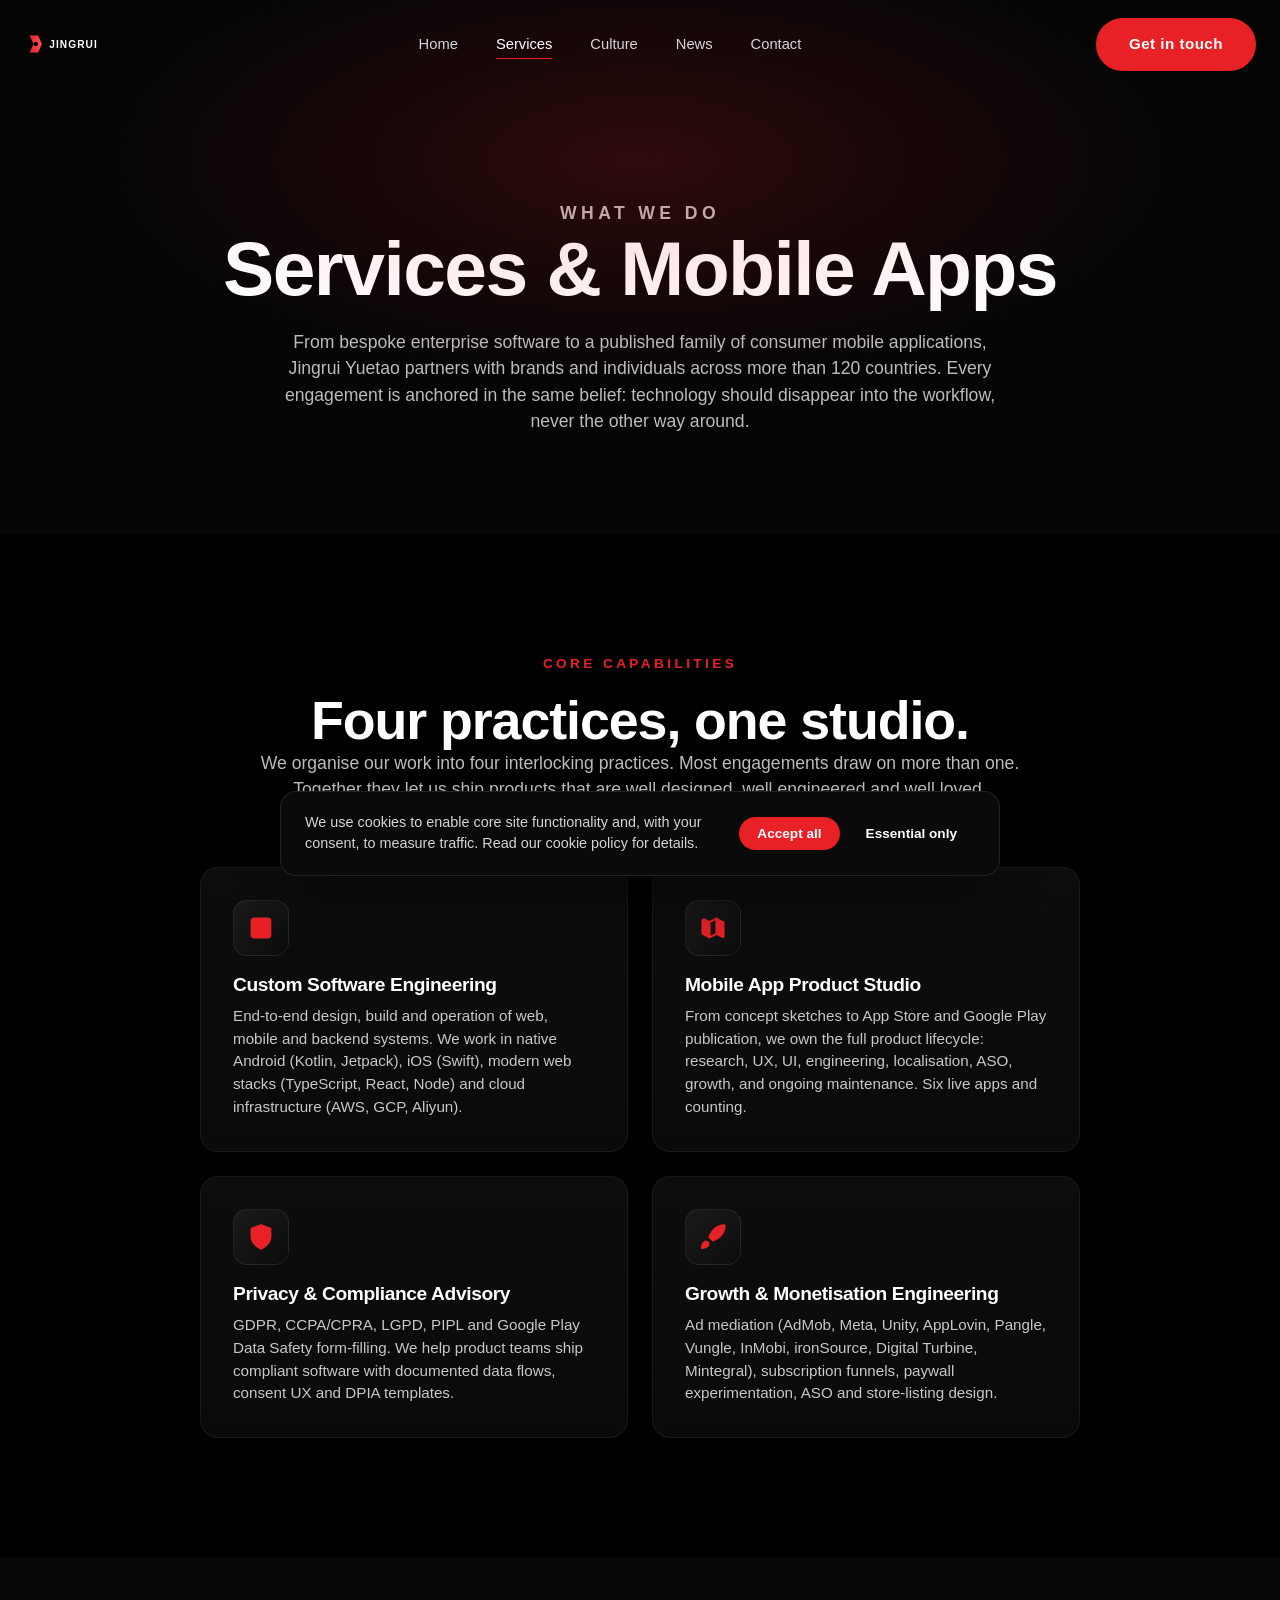
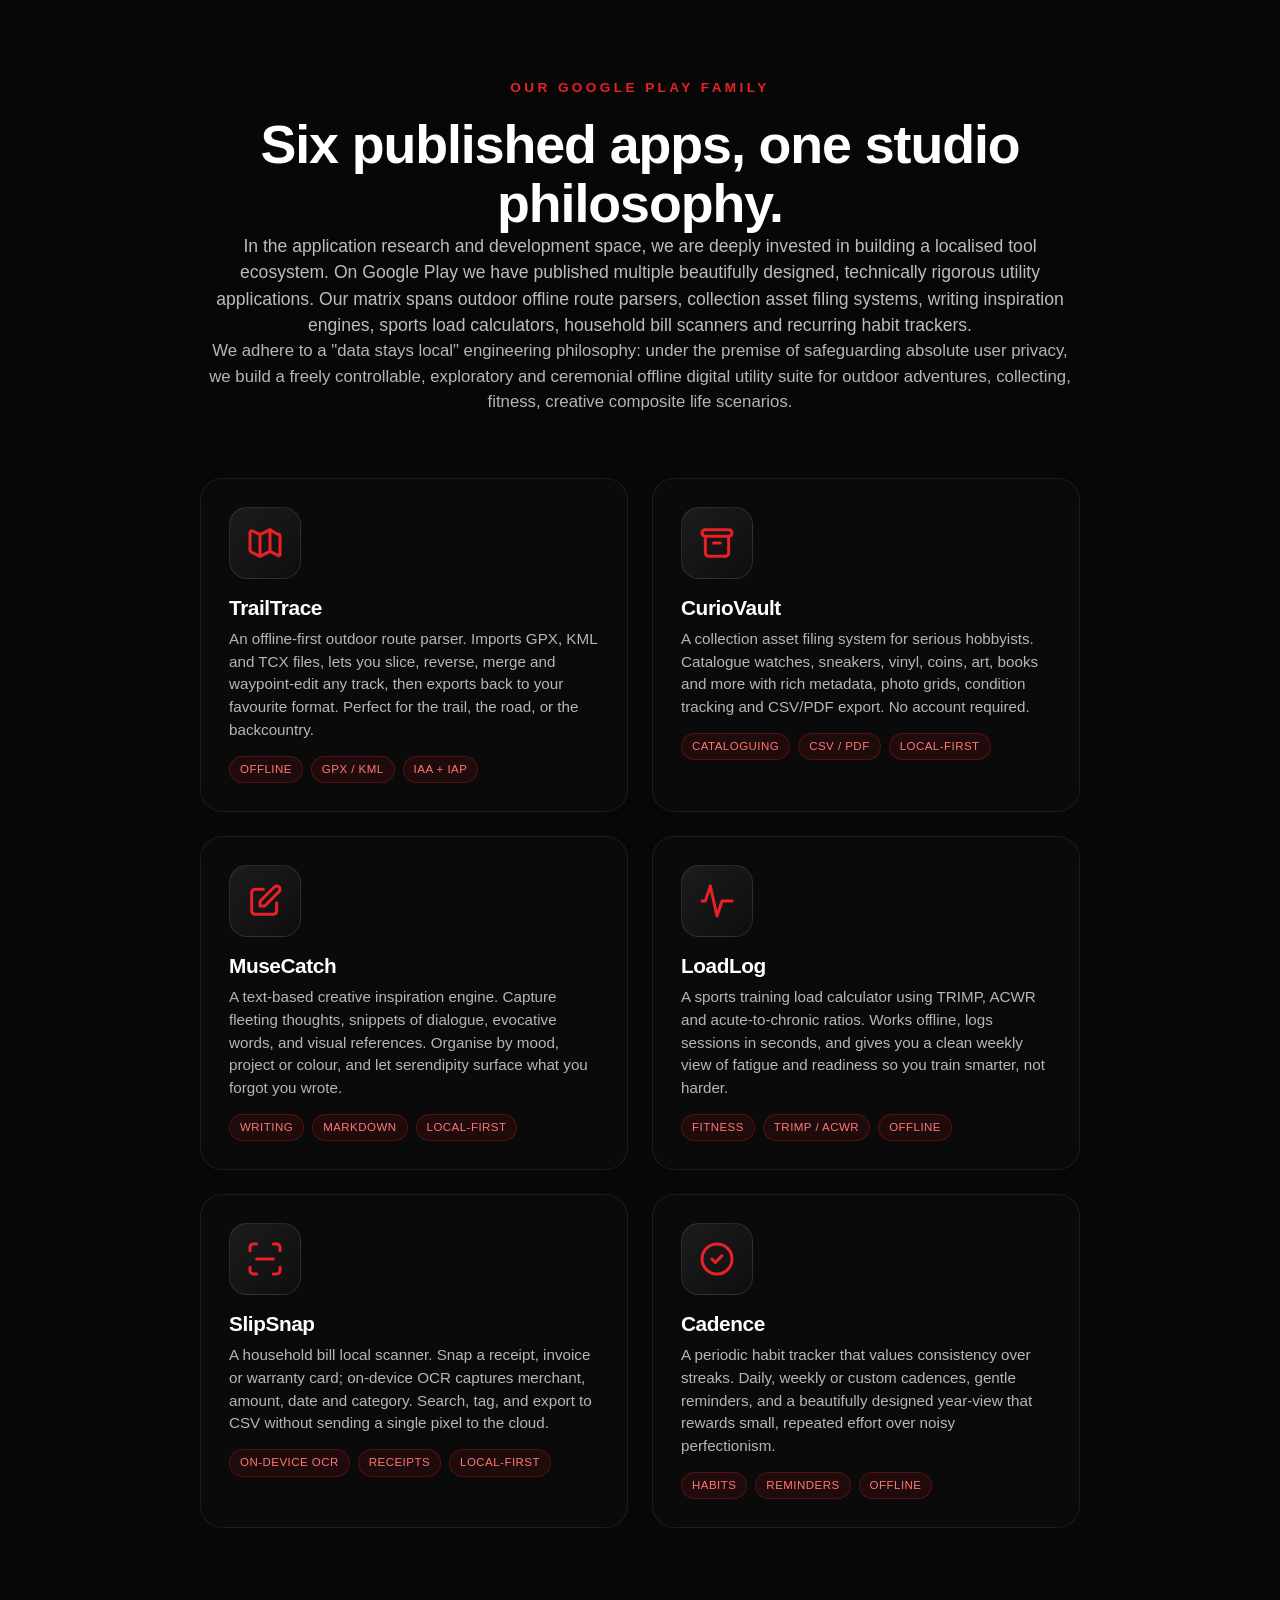
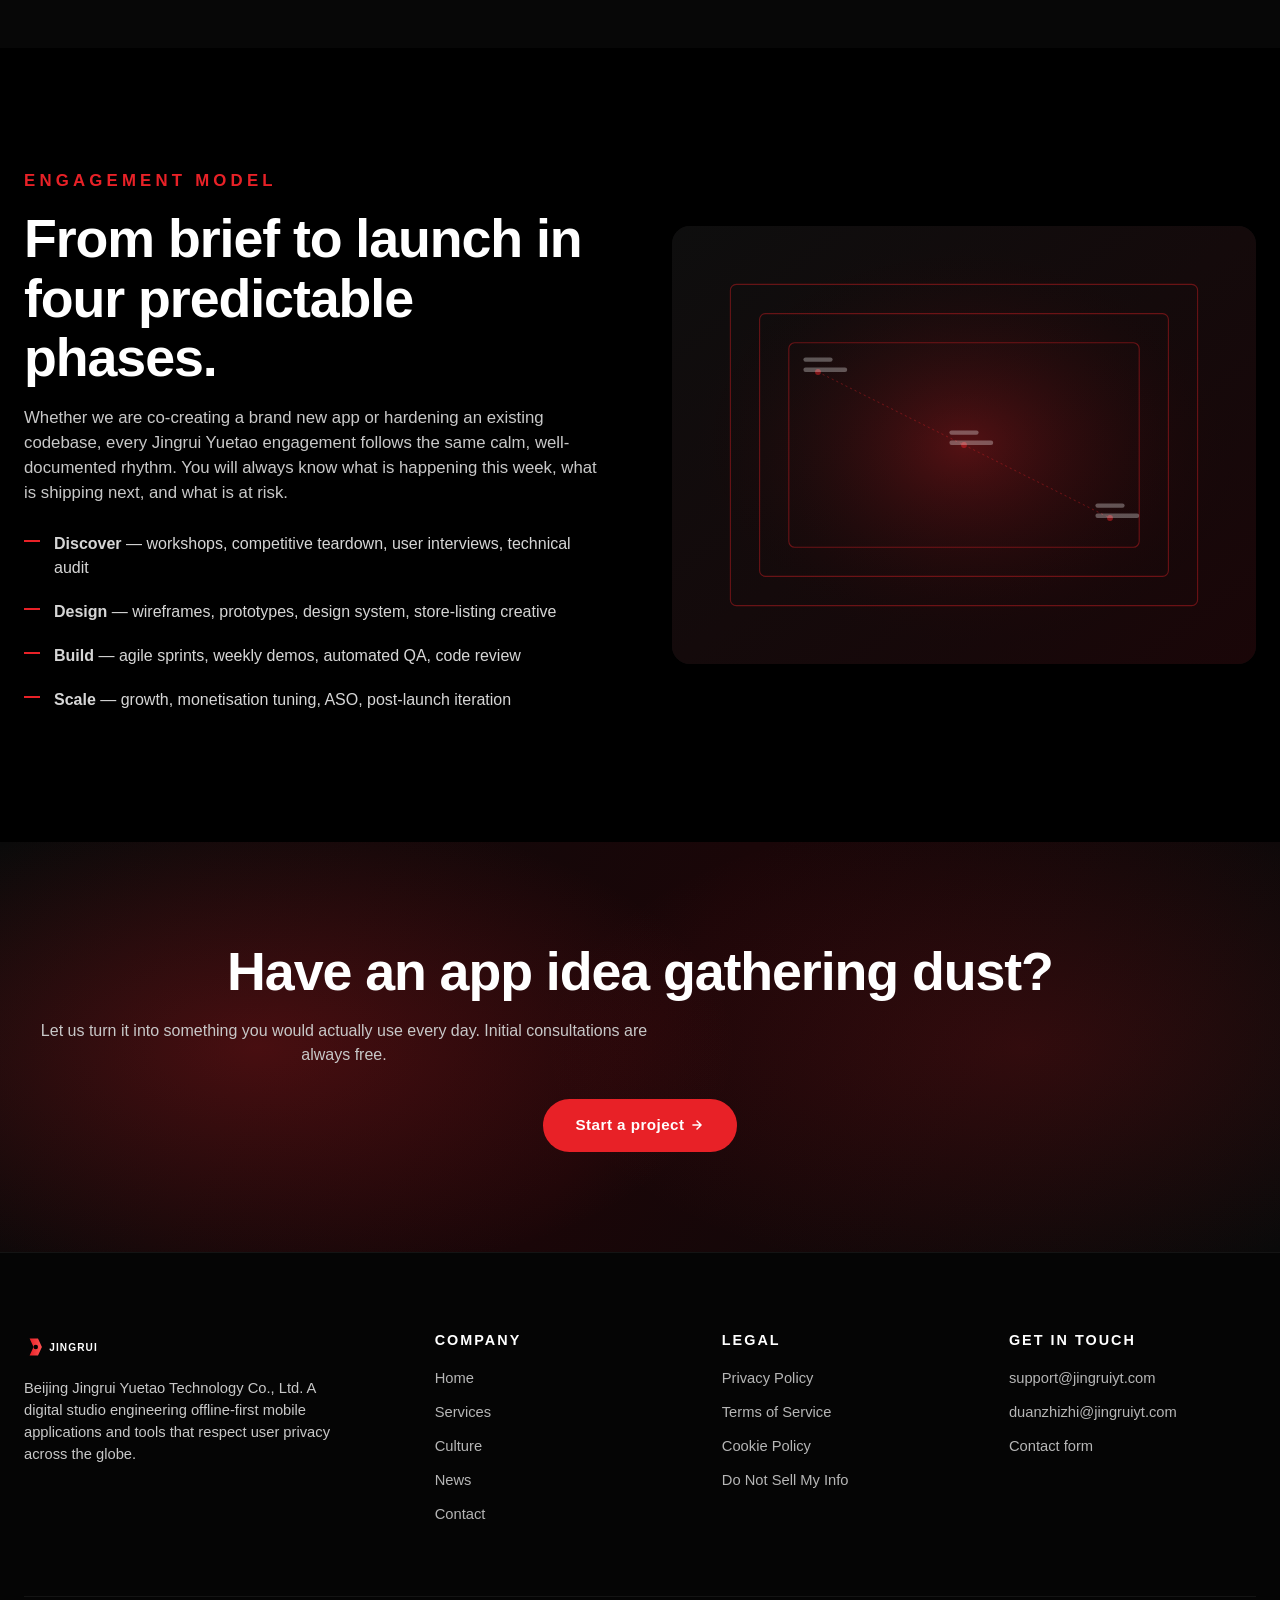
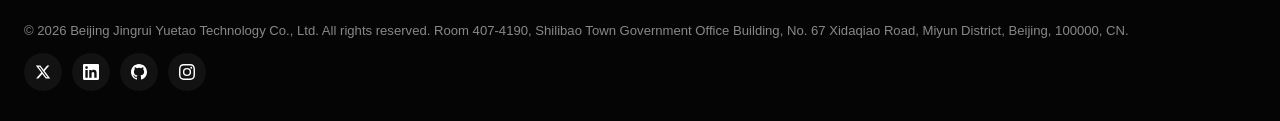
<file: services.html>
<!DOCTYPE html>
<html lang="en">
<head>
<meta charset="UTF-8">
<meta http-equiv="X-UA-Compatible" content="IE=edge">
<meta name="viewport" content="width=device-width, initial-scale=1.0">
<title>Services & Mobile Apps | Jingrui Yuetao - Offline-First Tools for Global Users</title>
<meta name="description" content="Discover the full Jingrui Yuetao service portfolio: professional software engineering, mobile application development, privacy-preserving digital tools, and our published Google Play app family for global audiences.">
<meta name="keywords" content="Jingrui Yuetao services, mobile app development, Google Play apps, offline route parser, collection archive system, writing inspiration engine, fitness calculator, bill scanner, habit tracker, IAA IAP">
<meta name="author" content="Beijing Jingrui Yuetao Technology Co., Ltd">
<meta name="robots" content="index, follow, max-image-preview:large">
<meta name="theme-color" content="#000000">
<meta property="og:type" content="website">
<meta property="og:url" content="https://jingruiyt.com/services.html">
<meta property="og:title" content="Services & Mobile Apps | Jingrui Yuetao">
<meta property="og:description" content="Explore the Jingrui Yuetao service portfolio: enterprise software, mobile applications, and privacy-first digital tools for global users.">
<meta property="og:image" content="https://jingruiyt.com/images/split-services.svg">
<meta property="og:locale" content="en_US">
<meta property="og:site_name" content="Jingrui Yuetao">
<meta name="twitter:card" content="summary_large_image">
<meta name="twitter:title" content="Services & Mobile Apps | Jingrui Yuetao">
<meta name="twitter:description" content="Explore the Jingrui Yuetao service portfolio: enterprise software, mobile applications, and privacy-first digital tools for global users.">
<meta name="twitter:image" content="https://jingruiyt.com/images/split-services.svg">
<link rel="canonical" href="https://jingruiyt.com/services.html">
<link rel="icon" type="image/svg+xml" href="images/favicon.svg">
<link rel="stylesheet" href="css/main.css">
</head>
<body>
<a class="skip-link" href="#main-content">Skip to main content</a>



<header class="site-header">
  <div class="container header-inner">
    <a class="brand" href="index.html" aria-label="Jingrui Yuetao home">
      <img src="images/logo.svg" alt="Jingrui Yuetao" width="180" height="40">
    </a>
    <nav class="nav" aria-label="Primary">
      <a href="index.html">Home</a>
      <a href="services.html" class="active">Services</a>
      <a href="culture.html">Culture</a>
      <a href="news.html">News</a>
      <a href="contact.html">Contact</a>
    </nav>
    <a href="contact.html" class="btn btn-primary header-cta">Get in touch</a>
    <button class="menu-toggle" aria-label="Toggle menu" aria-expanded="false">
      <span></span><span></span><span></span>
    </button>
  </div>
</header>

<aside class="mobile-menu" aria-label="Mobile navigation">
  <a href="index.html">Home</a>
  <a href="services.html">Services</a>
  <a href="culture.html">Culture</a>
  <a href="news.html">News</a>
  <a href="contact.html">Contact</a>
  <a href="privacy-policy.html">Privacy Policy</a>
  <a href="terms-of-service.html">Terms of Service</a>
</aside>
<div class="mobile-overlay"></div>

<header class="page-header" id="main-content">
  <div class="container">
    <p class="eyebrow">What we do</p>
    <h1>Services & Mobile Apps</h1>
    <p>From bespoke enterprise software to a published family of consumer mobile applications, Jingrui Yuetao partners with brands and individuals across more than 120 countries. Every engagement is anchored in the same belief: technology should disappear into the workflow, never the other way around.</p>
  </div>
</header>



<section class="section">
  <div class="container">
    <div class="text-center reveal" style="max-width:780px;margin:0 auto 64px;">
      <p class="eyebrow">Core capabilities</p>
      <h2>Four practices, one studio.</h2>
      <p style="font-size:1.1rem;color:#bcbcbc;">We organise our work into four interlocking practices. Most engagements draw on more than one. Together they let us ship products that are well designed, well engineered and well loved.</p>
    </div>
    <div class="feature-grid">
      <div class="feature-card reveal" data-delay="1">
        <div class="feature-icon"><svg viewBox="0 0 24 24" fill="none" stroke="#e82127" stroke-width="1.8" stroke-linecap="round" stroke-linejoin="round"><rect x="4" y="4" width="16" height="16" rx="2"/><rect x="9" y="9" width="6" height="6"/></svg></div>
        <h3>Custom Software Engineering</h3>
        <p>End-to-end design, build and operation of web, mobile and backend systems. We work in native Android (Kotlin, Jetpack), iOS (Swift), modern web stacks (TypeScript, React, Node) and cloud infrastructure (AWS, GCP, Aliyun).</p>
      </div>
      <div class="feature-card reveal" data-delay="2">
        <div class="feature-icon"><svg viewBox="0 0 24 24" fill="none" stroke="#e82127" stroke-width="1.8" stroke-linecap="round" stroke-linejoin="round"><path d="M9 20l-5.447-2.724A1 1 0 013 16.382V5.618a1 1 0 011.447-.894L9 7m0 13l6-3m-6 3V7m6 10l5.447 2.724A1 1 0 0021 18.382V7.618a1 1 0 00-1.447-.894L15 4m0 13V4M9 7l6-3"/></svg></div>
        <h3>Mobile App Product Studio</h3>
        <p>From concept sketches to App Store and Google Play publication, we own the full product lifecycle: research, UX, UI, engineering, localisation, ASO, growth, and ongoing maintenance. Six live apps and counting.</p>
      </div>
      <div class="feature-card reveal" data-delay="3">
        <div class="feature-icon"><svg viewBox="0 0 24 24" fill="none" stroke="#e82127" stroke-width="1.8" stroke-linecap="round" stroke-linejoin="round"><path d="M12 22s8-4 8-10V5l-8-3-8 3v7c0 6 8 10 8 10z"/><path d="M9 12l2 2 4-4"/></svg></div>
        <h3>Privacy & Compliance Advisory</h3>
        <p>GDPR, CCPA/CPRA, LGPD, PIPL and Google Play Data Safety form-filling. We help product teams ship compliant software with documented data flows, consent UX and DPIA templates.</p>
      </div>
      <div class="feature-card reveal" data-delay="4">
        <div class="feature-icon"><svg viewBox="0 0 24 24" fill="none" stroke="#e82127" stroke-width="1.8" stroke-linecap="round" stroke-linejoin="round"><path d="M4.5 16.5c-1.5 1.26-2 5-2 5s3.74-.5 5-2c.71-.84.7-2.13-.09-2.91a2.18 2.18 0 00-2.91-.09zM12 15l-3-3a22 22 0 012-3.95A12.88 12.88 0 0122 2c0 2.72-.78 7.5-6 11a22.35 22.35 0 01-4 2z"/></svg></div>
        <h3>Growth & Monetisation Engineering</h3>
        <p>Ad mediation (AdMob, Meta, Unity, AppLovin, Pangle, Vungle, InMobi, ironSource, Digital Turbine, Mintegral), subscription funnels, paywall experimentation, ASO and store-listing design.</p>
      </div>
    </div>
  </div>
</section>



<section class="section" style="background:#070707;">
  <div class="container">
    <div class="text-center reveal" style="max-width:880px;margin:0 auto 64px;">
      <p class="eyebrow">Our Google Play family</p>
      <h2>Six published apps, one studio philosophy.</h2>
      <p style="font-size:1.1rem;color:#bcbcbc;">In the application research and development space, we are deeply invested in building a localised tool ecosystem. On Google Play we have published multiple beautifully designed, technically rigorous utility applications. Our matrix spans outdoor offline route parsers, collection asset filing systems, writing inspiration engines, sports load calculators, household bill scanners and recurring habit trackers.</p>
      <p style="font-size:1.05rem;color:#b6b6b6;">We adhere to a "data stays local" engineering philosophy: under the premise of safeguarding absolute user privacy, we build a freely controllable, exploratory and ceremonial offline digital utility suite for outdoor adventures, collecting, fitness, creative composite life scenarios.</p>
    </div>
    <div class="app-grid">
      <div class="app-card reveal" data-delay="1">
        <span class="glow"></span>
        <div class="app-icon"><img src="images/icon-route.svg" alt="Offline Route Parser" width="40" height="40"></div>
        <h3>TrailTrace</h3>
        <p>An offline-first outdoor route parser. Imports GPX, KML and TCX files, lets you slice, reverse, merge and waypoint-edit any track, then exports back to your favourite format. Perfect for the trail, the road, or the backcountry.</p>
        <div class="app-tags">
          <span class="tag">Offline</span>
          <span class="tag">GPX / KML</span>
          <span class="tag">IAA + IAP</span>
        </div>
      </div>
      <div class="app-card reveal" data-delay="2">
        <span class="glow"></span>
        <div class="app-icon"><img src="images/icon-archive.svg" alt="Collection Asset Filing" width="40" height="40"></div>
        <h3>CurioVault</h3>
        <p>A collection asset filing system for serious hobbyists. Catalogue watches, sneakers, vinyl, coins, art, books and more with rich metadata, photo grids, condition tracking and CSV/PDF export. No account required.</p>
        <div class="app-tags">
          <span class="tag">Cataloguing</span>
          <span class="tag">CSV / PDF</span>
          <span class="tag">Local-first</span>
        </div>
      </div>
      <div class="app-card reveal" data-delay="3">
        <span class="glow"></span>
        <div class="app-icon"><img src="images/icon-pen.svg" alt="Writing Inspiration Engine" width="40" height="40"></div>
        <h3>MuseCatch</h3>
        <p>A text-based creative inspiration engine. Capture fleeting thoughts, snippets of dialogue, evocative words, and visual references. Organise by mood, project or colour, and let serendipity surface what you forgot you wrote.</p>
        <div class="app-tags">
          <span class="tag">Writing</span>
          <span class="tag">Markdown</span>
          <span class="tag">Local-first</span>
        </div>
      </div>
      <div class="app-card reveal" data-delay="4">
        <span class="glow"></span>
        <div class="app-icon"><img src="images/icon-fitness.svg" alt="Sports Load Calculator" width="40" height="40"></div>
        <h3>LoadLog</h3>
        <p>A sports training load calculator using TRIMP, ACWR and acute-to-chronic ratios. Works offline, logs sessions in seconds, and gives you a clean weekly view of fatigue and readiness so you train smarter, not harder.</p>
        <div class="app-tags">
          <span class="tag">Fitness</span>
          <span class="tag">TRIMP / ACWR</span>
          <span class="tag">Offline</span>
        </div>
      </div>
      <div class="app-card reveal" data-delay="5">
        <span class="glow"></span>
        <div class="app-icon"><img src="images/icon-scan.svg" alt="Household Bill Scanner" width="40" height="40"></div>
        <h3>SlipSnap</h3>
        <p>A household bill local scanner. Snap a receipt, invoice or warranty card; on-device OCR captures merchant, amount, date and category. Search, tag, and export to CSV without sending a single pixel to the cloud.</p>
        <div class="app-tags">
          <span class="tag">On-device OCR</span>
          <span class="tag">Receipts</span>
          <span class="tag">Local-first</span>
        </div>
      </div>
      <div class="app-card reveal" data-delay="5">
        <span class="glow"></span>
        <div class="app-icon"><img src="images/icon-habit.svg" alt="Periodic Habit Tracker" width="40" height="40"></div>
        <h3>Cadence</h3>
        <p>A periodic habit tracker that values consistency over streaks. Daily, weekly or custom cadences, gentle reminders, and a beautifully designed year-view that rewards small, repeated effort over noisy perfectionism.</p>
        <div class="app-tags">
          <span class="tag">Habits</span>
          <span class="tag">Reminders</span>
          <span class="tag">Offline</span>
        </div>
      </div>
    </div>
  </div>
</section>



<section class="section">
  <div class="container">
    <div class="split">
      <div class="split-content reveal">
        <p class="eyebrow">Engagement model</p>
        <h2>From brief to launch in four predictable phases.</h2>
        <p>Whether we are co-creating a brand new app or hardening an existing codebase, every Jingrui Yuetao engagement follows the same calm, well-documented rhythm. You will always know what is happening this week, what is shipping next, and what is at risk.</p>
        <ul class="split-list">
          <li><strong>Discover</strong> &mdash; workshops, competitive teardown, user interviews, technical audit</li>
          <li><strong>Design</strong> &mdash; wireframes, prototypes, design system, store-listing creative</li>
          <li><strong>Build</strong> &mdash; agile sprints, weekly demos, automated QA, code review</li>
          <li><strong>Scale</strong> &mdash; growth, monetisation tuning, ASO, post-launch iteration</li>
        </ul>
      </div>
      <div class="split-media reveal" data-delay="1">
        <img src="images/split-services.svg" alt="Engagement model diagram showing the four phases of working with Jingrui Yuetao" width="800" height="600" loading="lazy">
      </div>
    </div>
  </div>
</section>

<section class="cta-banner">
  <div class="container text-center">
    <h2 class="reveal">Have an app idea gathering dust?</h2>
    <p class="reveal" data-delay="1">Let us turn it into something you would actually use every day. Initial consultations are always free.</p>
    <a href="contact.html" class="btn btn-primary btn-arrow reveal" data-delay="2">Start a project
      <svg width="14" height="14" viewBox="0 0 24 24" fill="none" stroke="currentColor" stroke-width="2.5" stroke-linecap="round" stroke-linejoin="round"><path d="M5 12h14M12 5l7 7-7 7"/></svg>
    </a>
  </div>
</section>

<div class="scroll-progress" aria-hidden="true"></div>
<button class="back-to-top" aria-label="Back to top" type="button">
  <svg viewBox="0 0 24 24" fill="none" stroke="currentColor" stroke-width="2.5" stroke-linecap="round" stroke-linejoin="round" width="20" height="20"><path d="M12 19V5M5 12l7-7 7 7"/></svg>
</button>

<footer class="site-footer">
  <div class="container">
    <div class="footer-grid">
      <div class="footer-brand">
        <a href="index.html" class="brand">
          <img src="images/logo.svg" alt="Jingrui Yuetao" width="180" height="40">
        </a>
        <p>Beijing Jingrui Yuetao Technology Co., Ltd. A digital studio engineering offline-first mobile applications and tools that respect user privacy across the globe.</p>
      </div>
      <div class="footer-col">
        <h4>Company</h4>
        <ul>
          <li><a href="index.html">Home</a></li>
          <li><a href="services.html">Services</a></li>
          <li><a href="culture.html">Culture</a></li>
          <li><a href="news.html">News</a></li>
          <li><a href="contact.html">Contact</a></li>
        </ul>
      </div>
      <div class="footer-col">
        <h4>Legal</h4>
        <ul>
          <li><a href="privacy-policy.html">Privacy Policy</a></li>
          <li><a href="terms-of-service.html">Terms of Service</a></li>
          <li><a href="privacy-policy.html#cookies">Cookie Policy</a></li>
          <li><a href="privacy-policy.html#dnt">Do Not Sell My Info</a></li>
        </ul>
      </div>
      <div class="footer-col">
        <h4>Get in touch</h4>
        <ul>
          <li><a href="mailto:support@jingruiyt.com">support@jingruiyt.com</a></li>
          <li><a href="mailto:duanzhizhi@jingruiyt.com">duanzhizhi@jingruiyt.com</a></li>
          <li><a href="contact.html">Contact form</a></li>
        </ul>
      </div>
    </div>
    <div class="footer-bottom">
      <span>&copy; <span class="js-year">2026</span> Beijing Jingrui Yuetao Technology Co., Ltd. All rights reserved. Room 407-4190, Shilibao Town Government Office Building, No. 67 Xidaqiao Road, Miyun District, Beijing, 100000, CN.</span>
      <div class="social-row" aria-label="Social media">
        <a href="#" aria-label="Twitter"><svg viewBox="0 0 24 24" fill="#fff"><path d="M18.244 2.25h3.308l-7.227 8.26 8.502 11.24H16.17l-5.214-6.817L4.99 21.75H1.68l7.73-8.835L1.254 2.25H8.08l4.713 6.231zm-1.161 17.52h1.833L7.084 4.126H5.117z"/></svg></a>
        <a href="#" aria-label="LinkedIn"><svg viewBox="0 0 24 24" fill="#fff"><path d="M20.447 20.452h-3.554v-5.569c0-1.328-.027-3.037-1.852-3.037-1.853 0-2.136 1.445-2.136 2.939v5.667H9.351V9h3.414v1.561h.046c.477-.9 1.637-1.85 3.37-1.85 3.601 0 4.267 2.37 4.267 5.455v6.286zM5.337 7.433a2.062 2.062 0 01-2.063-2.065 2.063 2.063 0 112.063 2.065zm1.782 13.019H3.555V9h3.564v11.452zM22.225 0H1.771C.792 0 0 .774 0 1.729v20.542C0 23.227.792 24 1.771 24h20.451C23.2 24 24 23.227 24 22.271V1.729C24 .774 23.2 0 22.222 0h.003z"/></svg></a>
        <a href="#" aria-label="GitHub"><svg viewBox="0 0 24 24" fill="#fff"><path d="M12 0C5.374 0 0 5.373 0 12c0 5.302 3.438 9.8 8.207 11.387.599.111.793-.261.793-.577v-2.234c-3.338.726-4.033-1.416-4.033-1.416-.546-1.387-1.333-1.756-1.333-1.756-1.089-.745.083-.729.083-.729 1.205.084 1.839 1.237 1.839 1.237 1.07 1.834 2.807 1.304 3.492.997.107-.775.418-1.305.762-1.604-2.665-.305-5.467-1.334-5.467-5.931 0-1.311.469-2.381 1.236-3.221-.124-.303-.535-1.524.117-3.176 0 0 1.008-.322 3.301 1.23A11.509 11.509 0 0112 5.803c1.02.005 2.047.138 3.006.404 2.291-1.552 3.297-1.23 3.297-1.23.653 1.653.242 2.874.118 3.176.77.84 1.235 1.911 1.235 3.221 0 4.609-2.807 5.624-5.479 5.921.43.372.823 1.102.823 2.222v3.293c0 .319.192.694.801.576C20.566 21.797 24 17.3 24 12c0-6.627-5.373-12-12-12z"/></svg></a>
        <a href="#" aria-label="Instagram"><svg viewBox="0 0 24 24" fill="#fff"><path d="M12 2.163c3.204 0 3.584.012 4.85.07 3.252.148 4.771 1.691 4.919 4.919.058 1.265.069 1.645.069 4.849 0 3.205-.012 3.584-.069 4.849-.149 3.225-1.664 4.771-4.919 4.919-1.266.058-1.644.07-4.85.07-3.204 0-3.584-.012-4.849-.07-3.26-.149-4.771-1.699-4.919-4.92-.058-1.265-.07-1.644-.07-4.849 0-3.204.013-3.583.07-4.849.149-3.227 1.664-4.771 4.919-4.919 1.266-.057 1.645-.069 4.849-.069zM12 0C8.741 0 8.333.014 7.053.072 2.695.272.273 2.69.073 7.052.014 8.333 0 8.741 0 12c0 3.259.014 3.668.072 4.948.2 4.358 2.618 6.78 6.98 6.98C8.333 23.986 8.741 24 12 24c3.259 0 3.668-.014 4.948-.072 4.354-.2 6.782-2.618 6.979-6.98.059-1.28.073-1.689.073-4.948 0-3.259-.014-3.667-.072-4.947-.196-4.354-2.617-6.78-6.979-6.98C15.668.014 15.259 0 12 0zm0 5.838a6.162 6.162 0 100 12.324 6.162 6.162 0 000-12.324zM12 16a4 4 0 110-8 4 4 0 010 8zm6.406-11.845a1.44 1.44 0 100 2.881 1.44 1.44 0 000-2.881z"/></svg></a>
      </div>
    </div>
  </div>
</footer>

<div class="cookie-banner" role="dialog" aria-label="Cookie consent">
  <p>We use cookies to enable core site functionality and, with your consent, to measure traffic. Read our <a href="privacy-policy.html#cookies">cookie policy</a> for details.</p>
  <div class="cb-actions">
    <button class="cb-accept" type="button">Accept all</button>
    <button class="cb-reject" type="button">Essential only</button>
  </div>
</div>

<script src="js/main.js" defer></script>
</body>
</html>
</file>
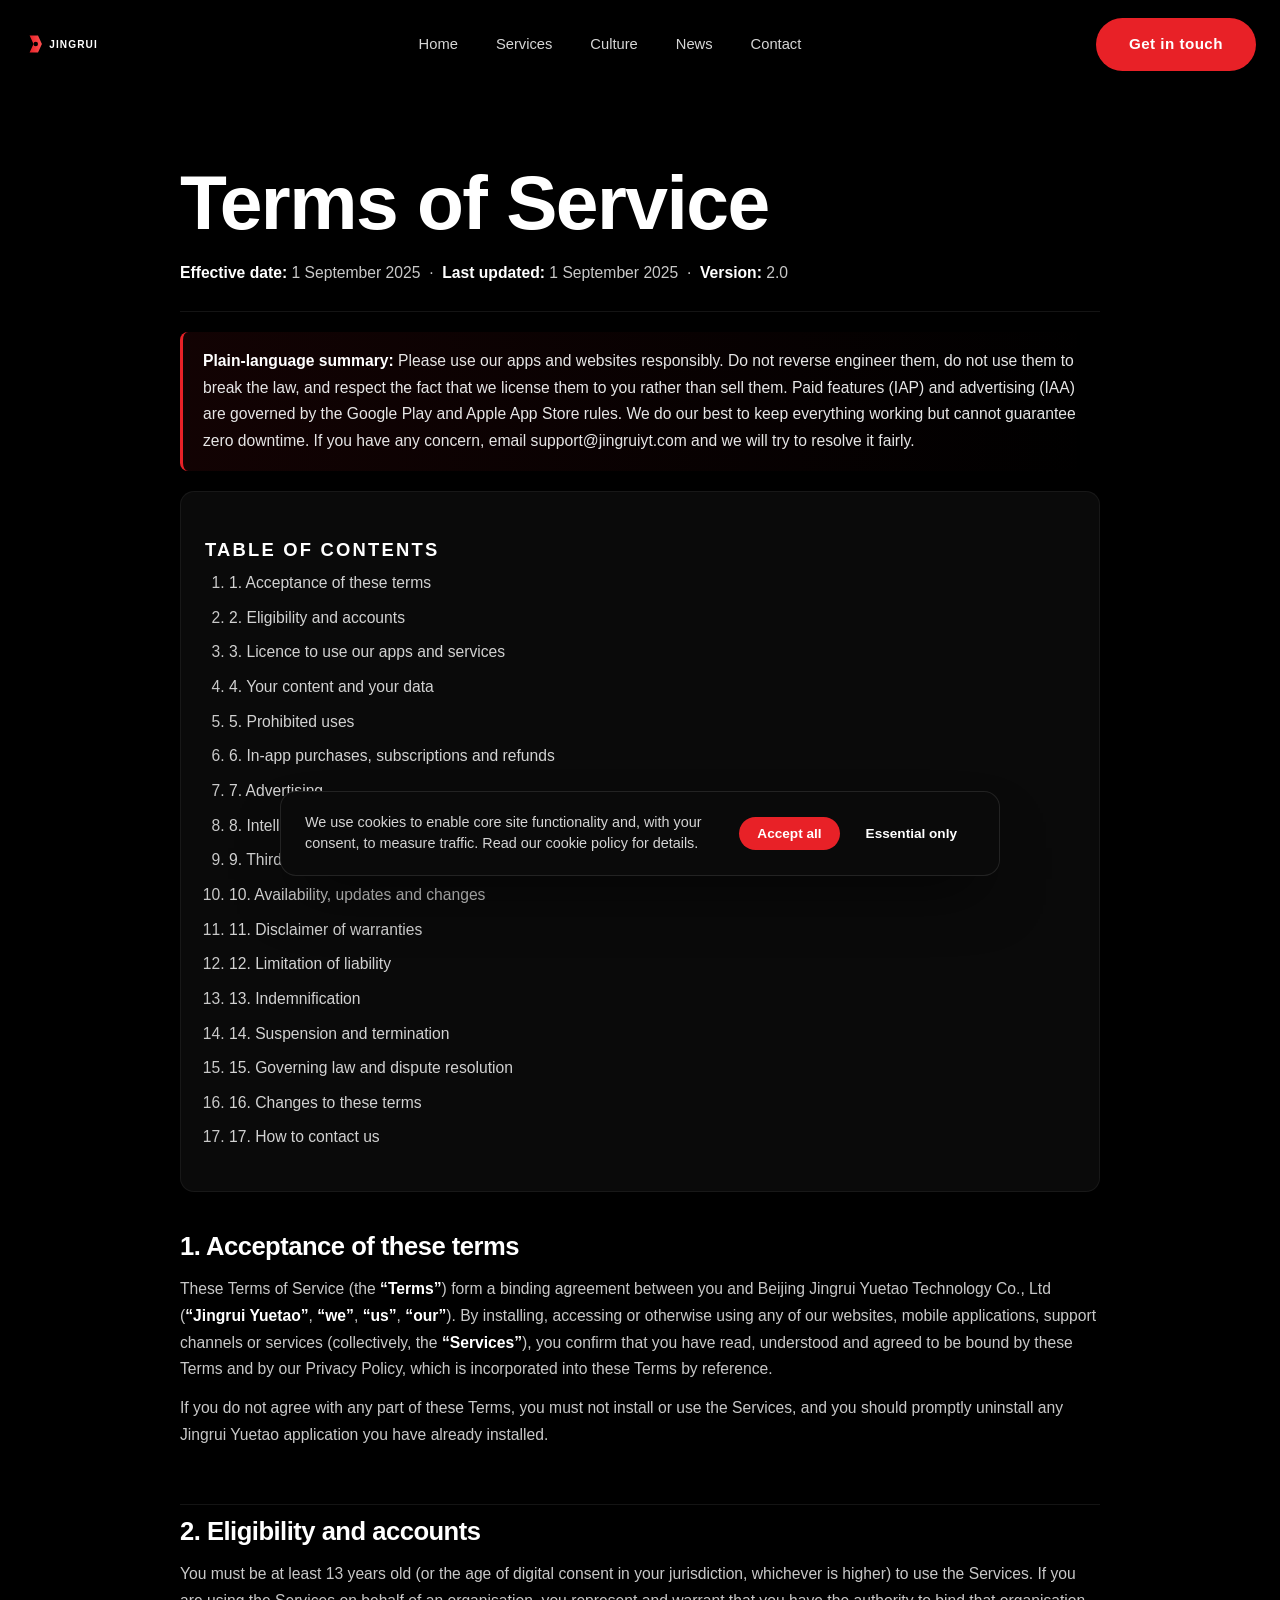
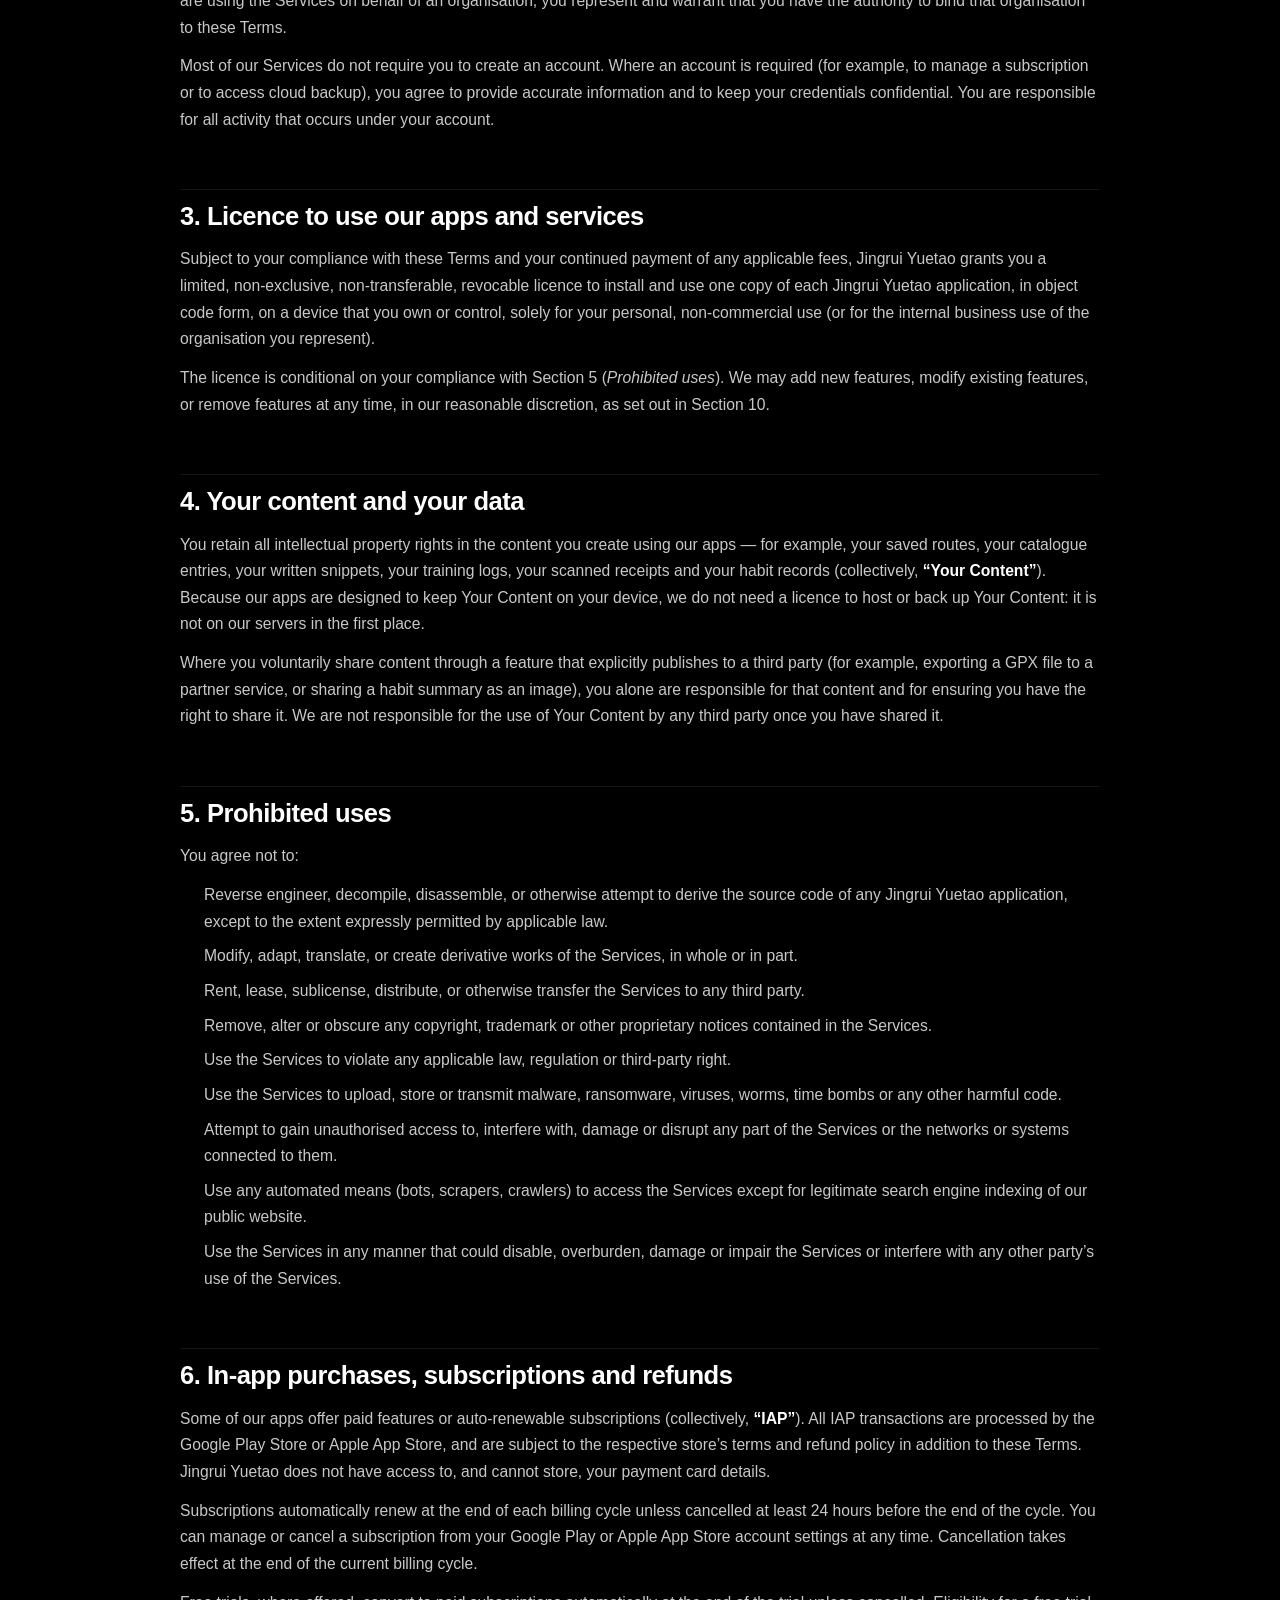
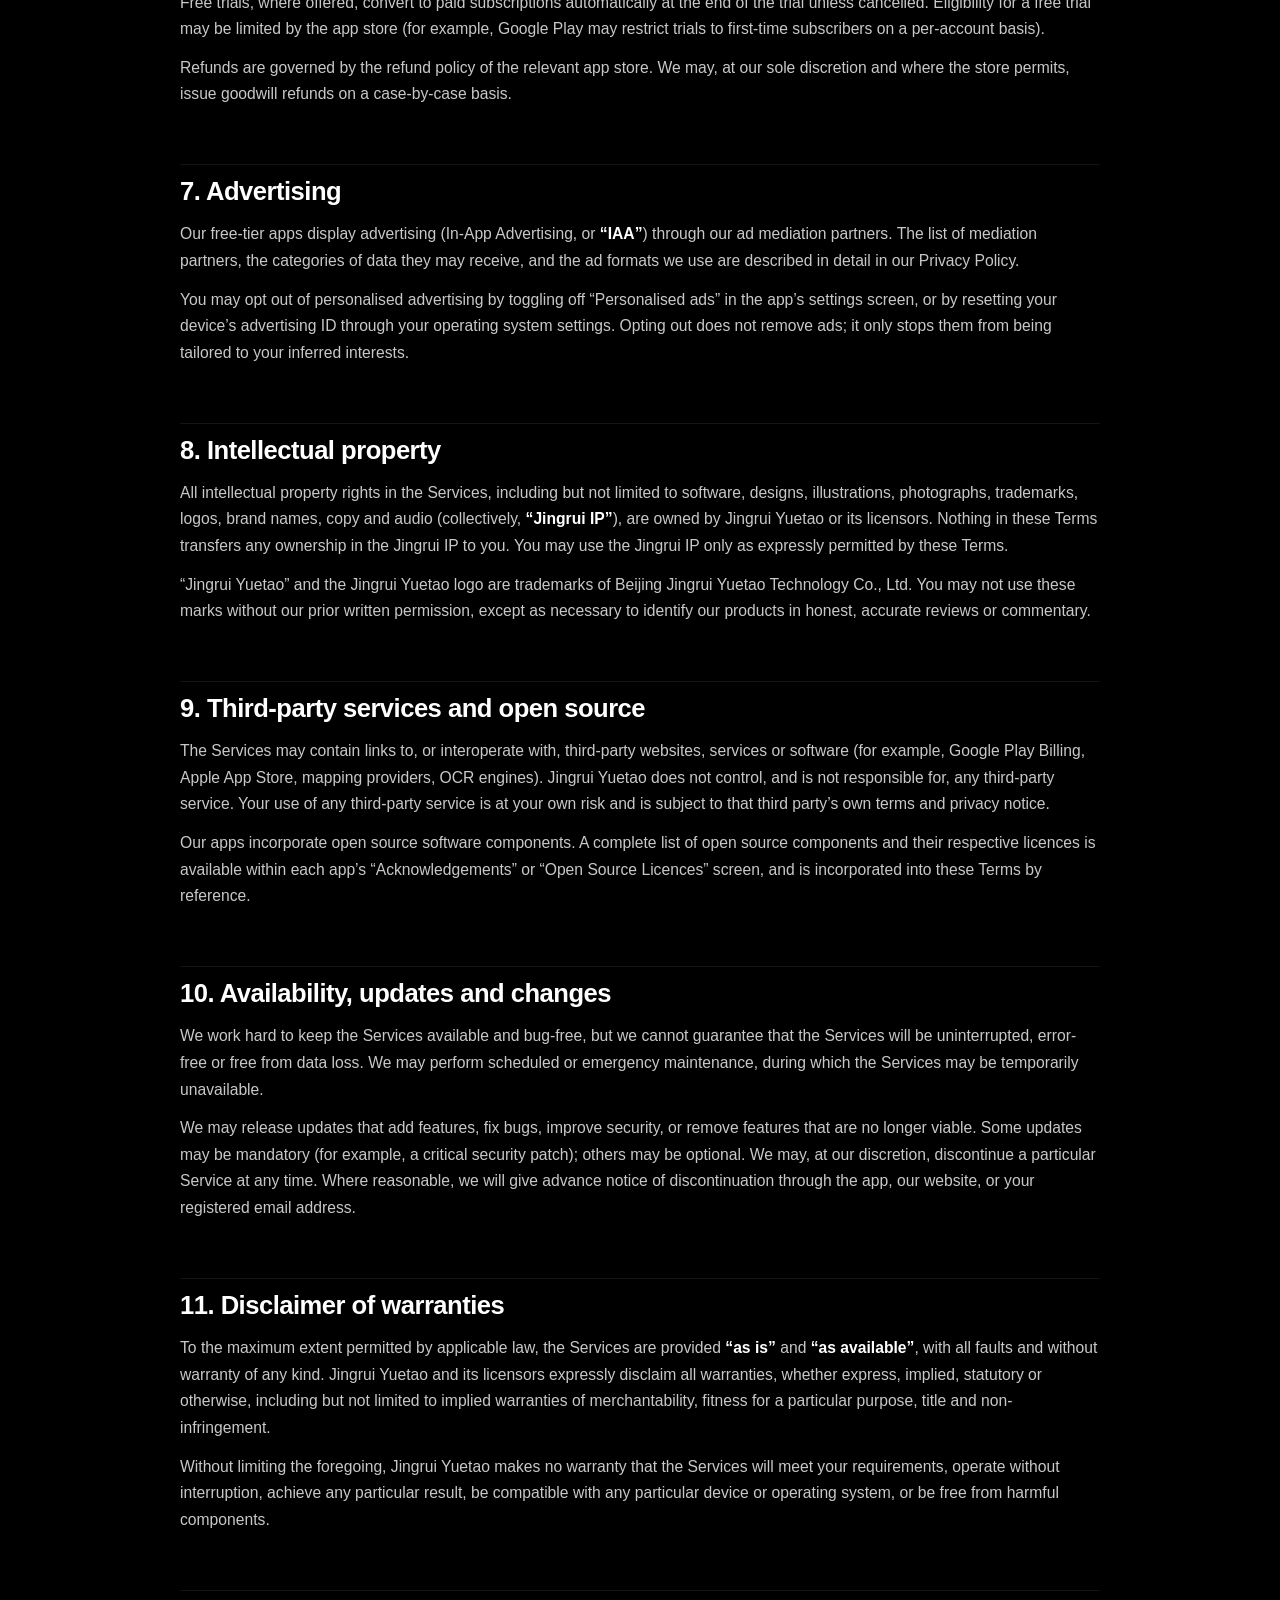
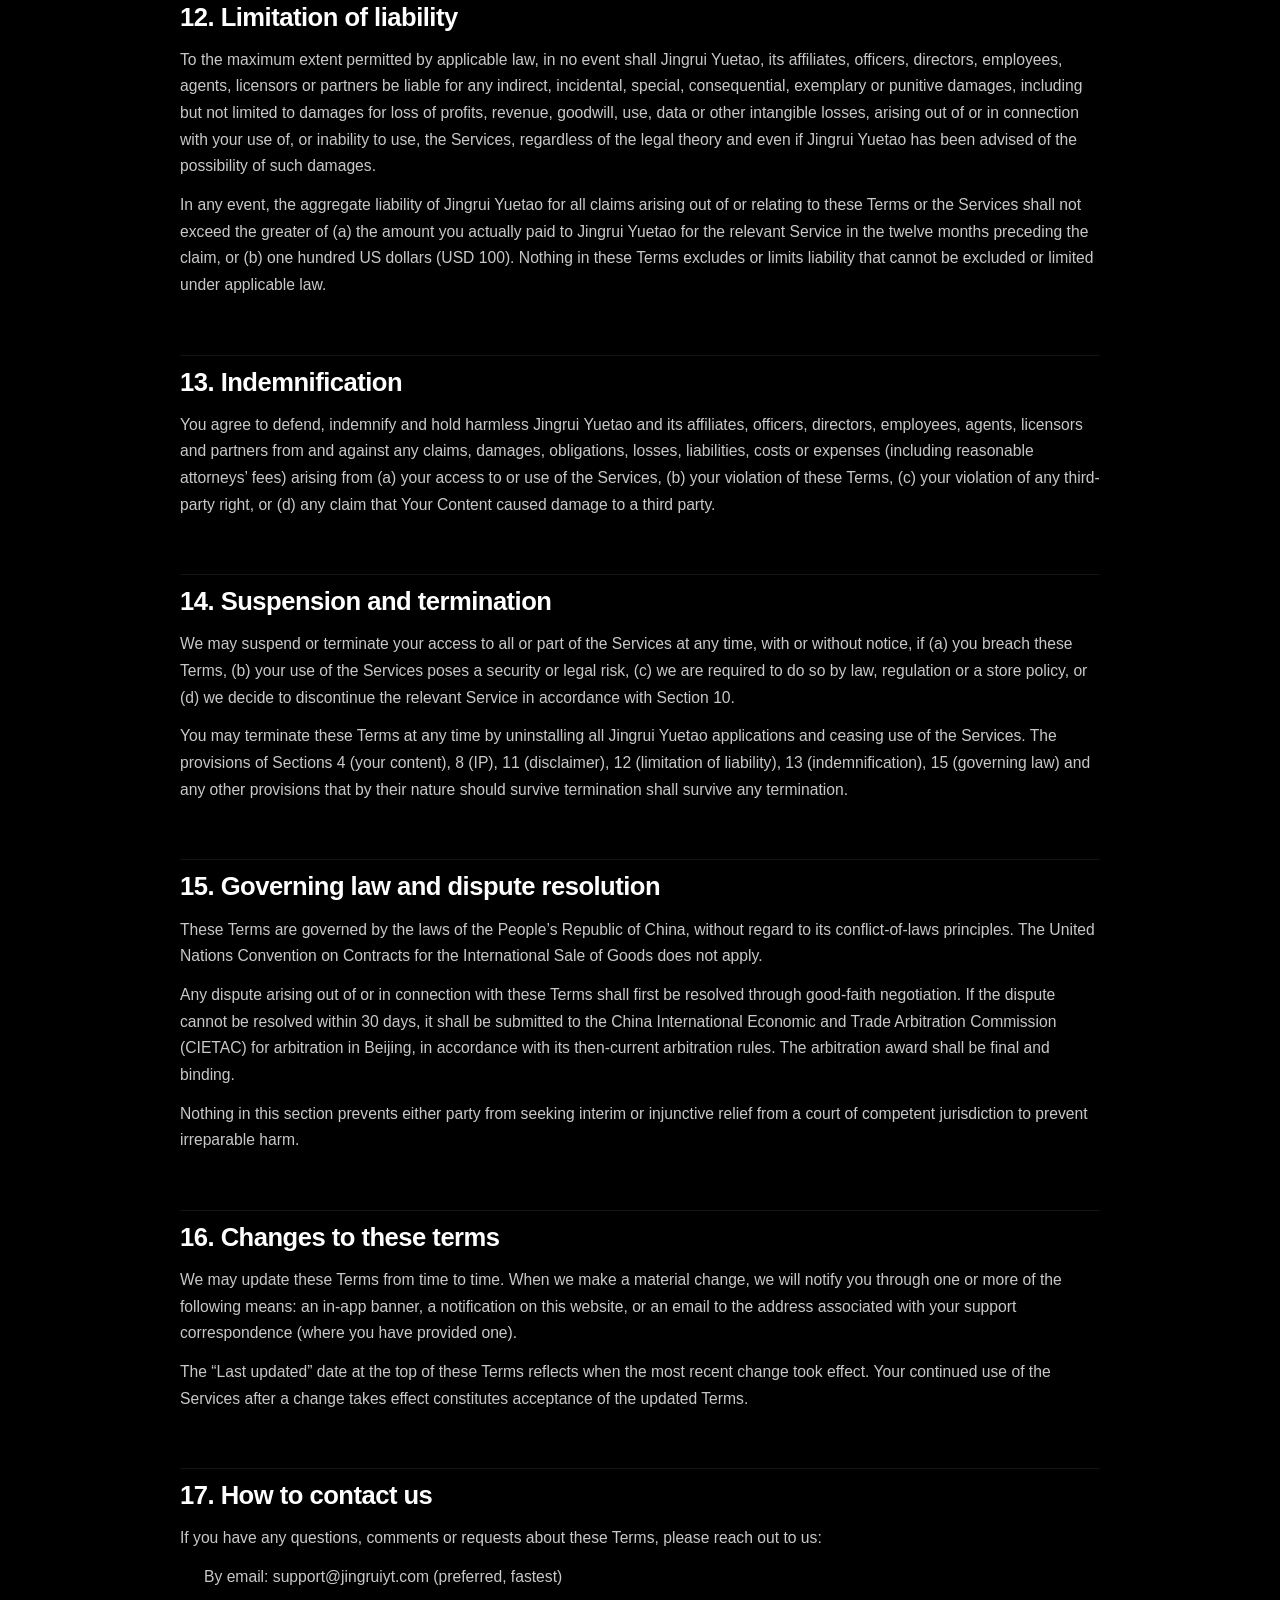
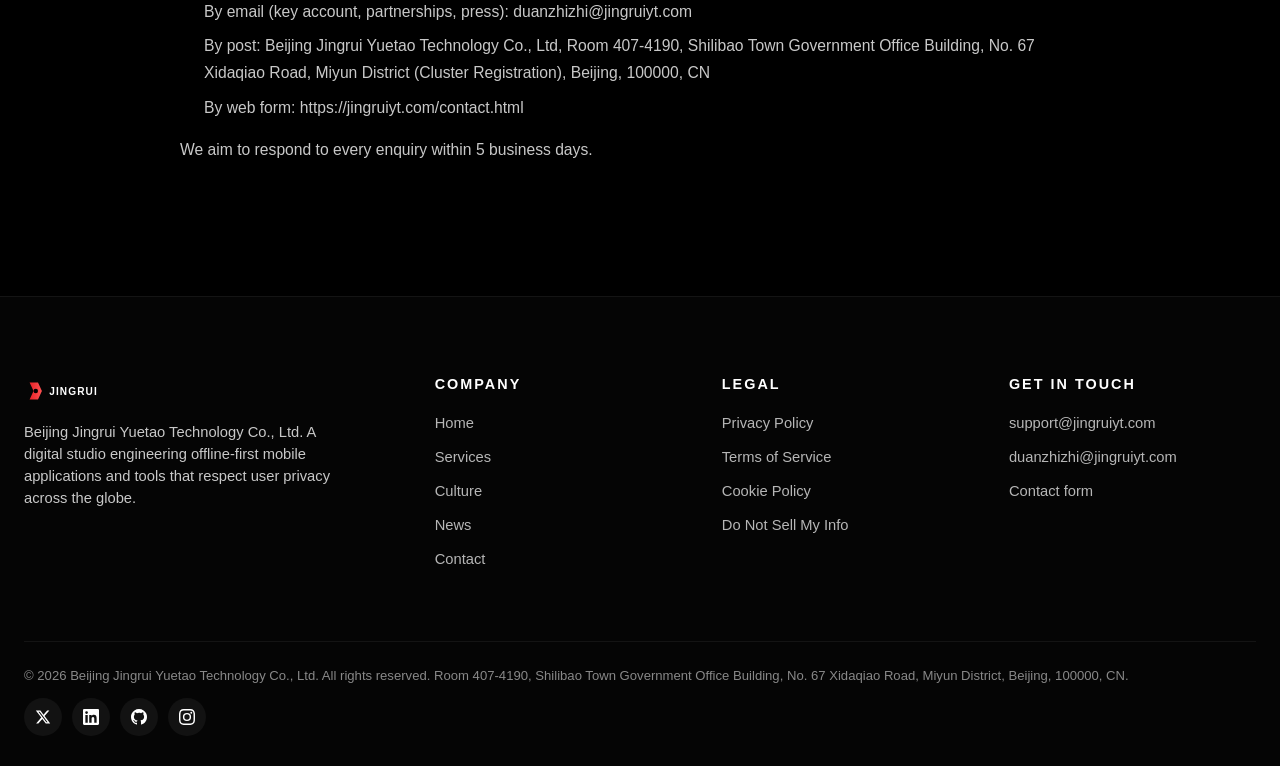
<file: terms-of-service.html>
<!DOCTYPE html>
<html lang="en">
<head>
<meta charset="UTF-8">
<meta http-equiv="X-UA-Compatible" content="IE=edge">
<meta name="viewport" content="width=device-width, initial-scale=1.0">
<title>Terms of Service | Jingrui Yuetao - End User Agreement</title>
<meta name="description" content="Terms of service and end-user licence agreement for the websites, mobile applications, and services operated by Beijing Jingrui Yuetao Technology Co., Ltd.">
<meta name="robots" content="index, follow">
<meta name="keywords" content="terms of service, end user licence agreement, EULA, Jingrui Yuetao, mobile apps, IAP, IAA">
<meta property="og:type" content="website">
<meta property="og:url" content="https://jingruiyt.com/terms-of-service.html">
<meta property="og:title" content="Terms of Service | Jingrui Yuetao">
<meta property="og:description" content="End-user licence agreement for Jingrui Yuetao apps, websites and services. Plain-language summary plus the full legal text.">
<meta property="og:image" content="https://jingruiyt.com/images/hero-bg.png">
<meta name="twitter:card" content="summary_large_image">
<meta name="twitter:title" content="Terms of Service | Jingrui Yuetao">
<meta name="twitter:description" content="End-user licence agreement for Jingrui Yuetao apps, websites and services.">
<meta name="twitter:image" content="https://jingruiyt.com/images/hero-bg.png">
<link rel="canonical" href="https://jingruiyt.com/terms-of-service.html">
<link rel="icon" type="image/svg+xml" href="images/favicon.svg">
<link rel="stylesheet" href="css/main.css">
</head>
<body>
<header class="site-header">
  <div class="container header-inner">
    <a class="brand" href="index.html" aria-label="Jingrui Yuetao home">
      <img src="images/logo.svg" alt="Jingrui Yuetao" width="180" height="40">
    </a>
    <nav class="nav" aria-label="Primary">
      <a href="index.html">Home</a>
      <a href="services.html">Services</a>
      <a href="culture.html">Culture</a>
      <a href="news.html">News</a>
      <a href="contact.html">Contact</a>
    </nav>
    <a href="contact.html" class="btn btn-primary header-cta">Get in touch</a>
    <button class="menu-toggle" aria-label="Toggle menu" aria-expanded="false">
      <span></span><span></span><span></span>
    </button>
  </div>
</header>
<aside class="mobile-menu" aria-label="Mobile navigation">
  <a href="index.html">Home</a>
  <a href="services.html">Services</a>
  <a href="culture.html">Culture</a>
  <a href="news.html">News</a>
  <a href="contact.html">Contact</a>
  <a href="privacy-policy.html">Privacy Policy</a>
  <a href="terms-of-service.html" class="active">Terms of Service</a>
</aside>
<div class="mobile-overlay"></div>

<main class="section" style="padding-top:160px;">
  <div class="container">
    <div class="legal-wrap">
      <h1>Terms of Service</h1>
      <p class="legal-meta"><strong>Effective date:</strong> 1 September 2025 &nbsp;&middot;&nbsp; <strong>Last updated:</strong> 1 September 2025 &nbsp;&middot;&nbsp; <strong>Version:</strong> 2.0</p>

      <div class="legal-callout">
        <p><strong>Plain-language summary:</strong> Please use our apps and websites responsibly. Do not reverse engineer them, do not use them to break the law, and respect the fact that we license them to you rather than sell them. Paid features (IAP) and advertising (IAA) are governed by the Google Play and Apple App Store rules. We do our best to keep everything working but cannot guarantee zero downtime. If you have any concern, email <a href="mailto:support@jingruiyt.com">support@jingruiyt.com</a> and we will try to resolve it fairly.</p>
      </div>

      <div class="legal-toc">
        <h3>Table of contents</h3>
        <ol>
          <li><a href="#acceptance">1. Acceptance of these terms</a></li>
          <li><a href="#eligibility">2. Eligibility and accounts</a></li>
          <li><a href="#licence">3. Licence to use our apps and services</a></li>
          <li><a href="#content">4. Your content and your data</a></li>
          <li><a href="#prohibited">5. Prohibited uses</a></li>
          <li><a href="#iap">6. In-app purchases, subscriptions and refunds</a></li>
          <li><a href="#iaa">7. Advertising</a></li>
          <li><a href="#ip">8. Intellectual property</a></li>
          <li><a href="#thirdparty">9. Third-party services and open source</a></li>
          <li><a href="#availability">10. Availability, updates and changes</a></li>
          <li><a href="#disclaimer">11. Disclaimer of warranties</a></li>
          <li><a href="#liability">12. Limitation of liability</a></li>
          <li><a href="#indemnity">13. Indemnification</a></li>
          <li><a href="#termination">14. Suspension and termination</a></li>
          <li><a href="#governing">15. Governing law and dispute resolution</a></li>
          <li><a href="#changes">16. Changes to these terms</a></li>
          <li><a href="#contact">17. How to contact us</a></li>
        </ol>
      </div>

      <h2 id="acceptance">1. Acceptance of these terms</h2>
      <p>These Terms of Service (the <strong>&ldquo;Terms&rdquo;</strong>) form a binding agreement between you and Beijing Jingrui Yuetao Technology Co., Ltd (<strong>&ldquo;Jingrui Yuetao&rdquo;</strong>, <strong>&ldquo;we&rdquo;</strong>, <strong>&ldquo;us&rdquo;</strong>, <strong>&ldquo;our&rdquo;</strong>). By installing, accessing or otherwise using any of our websites, mobile applications, support channels or services (collectively, the <strong>&ldquo;Services&rdquo;</strong>), you confirm that you have read, understood and agreed to be bound by these Terms and by our <a href="privacy-policy.html">Privacy Policy</a>, which is incorporated into these Terms by reference.</p>
      <p>If you do not agree with any part of these Terms, you must not install or use the Services, and you should promptly uninstall any Jingrui Yuetao application you have already installed.</p>

      <h2 id="eligibility">2. Eligibility and accounts</h2>
      <p>You must be at least 13 years old (or the age of digital consent in your jurisdiction, whichever is higher) to use the Services. If you are using the Services on behalf of an organisation, you represent and warrant that you have the authority to bind that organisation to these Terms.</p>
      <p>Most of our Services do not require you to create an account. Where an account is required (for example, to manage a subscription or to access cloud backup), you agree to provide accurate information and to keep your credentials confidential. You are responsible for all activity that occurs under your account.</p>

      <h2 id="licence">3. Licence to use our apps and services</h2>
      <p>Subject to your compliance with these Terms and your continued payment of any applicable fees, Jingrui Yuetao grants you a limited, non-exclusive, non-transferable, revocable licence to install and use one copy of each Jingrui Yuetao application, in object code form, on a device that you own or control, solely for your personal, non-commercial use (or for the internal business use of the organisation you represent).</p>
      <p>The licence is conditional on your compliance with Section 5 (<em>Prohibited uses</em>). We may add new features, modify existing features, or remove features at any time, in our reasonable discretion, as set out in Section 10.</p>

      <h2 id="content">4. Your content and your data</h2>
      <p>You retain all intellectual property rights in the content you create using our apps &mdash; for example, your saved routes, your catalogue entries, your written snippets, your training logs, your scanned receipts and your habit records (collectively, <strong>&ldquo;Your Content&rdquo;</strong>). Because our apps are designed to keep Your Content on your device, we do not need a licence to host or back up Your Content: it is not on our servers in the first place.</p>
      <p>Where you voluntarily share content through a feature that explicitly publishes to a third party (for example, exporting a GPX file to a partner service, or sharing a habit summary as an image), you alone are responsible for that content and for ensuring you have the right to share it. We are not responsible for the use of Your Content by any third party once you have shared it.</p>

      <h2 id="prohibited">5. Prohibited uses</h2>
      <p>You agree not to:</p>
      <ul>
        <li>Reverse engineer, decompile, disassemble, or otherwise attempt to derive the source code of any Jingrui Yuetao application, except to the extent expressly permitted by applicable law.</li>
        <li>Modify, adapt, translate, or create derivative works of the Services, in whole or in part.</li>
        <li>Rent, lease, sublicense, distribute, or otherwise transfer the Services to any third party.</li>
        <li>Remove, alter or obscure any copyright, trademark or other proprietary notices contained in the Services.</li>
        <li>Use the Services to violate any applicable law, regulation or third-party right.</li>
        <li>Use the Services to upload, store or transmit malware, ransomware, viruses, worms, time bombs or any other harmful code.</li>
        <li>Attempt to gain unauthorised access to, interfere with, damage or disrupt any part of the Services or the networks or systems connected to them.</li>
        <li>Use any automated means (bots, scrapers, crawlers) to access the Services except for legitimate search engine indexing of our public website.</li>
        <li>Use the Services in any manner that could disable, overburden, damage or impair the Services or interfere with any other party&rsquo;s use of the Services.</li>
      </ul>

      <h2 id="iap">6. In-app purchases, subscriptions and refunds</h2>
      <p>Some of our apps offer paid features or auto-renewable subscriptions (collectively, <strong>&ldquo;IAP&rdquo;</strong>). All IAP transactions are processed by the Google Play Store or Apple App Store, and are subject to the respective store&rsquo;s terms and refund policy in addition to these Terms. Jingrui Yuetao does not have access to, and cannot store, your payment card details.</p>
      <p>Subscriptions automatically renew at the end of each billing cycle unless cancelled at least 24 hours before the end of the cycle. You can manage or cancel a subscription from your Google Play or Apple App Store account settings at any time. Cancellation takes effect at the end of the current billing cycle.</p>
      <p>Free trials, where offered, convert to paid subscriptions automatically at the end of the trial unless cancelled. Eligibility for a free trial may be limited by the app store (for example, Google Play may restrict trials to first-time subscribers on a per-account basis).</p>
      <p>Refunds are governed by the refund policy of the relevant app store. We may, at our sole discretion and where the store permits, issue goodwill refunds on a case-by-case basis.</p>

      <h2 id="iaa">7. Advertising</h2>
      <p>Our free-tier apps display advertising (In-App Advertising, or <strong>&ldquo;IAA&rdquo;</strong>) through our ad mediation partners. The list of mediation partners, the categories of data they may receive, and the ad formats we use are described in detail in our <a href="privacy-policy.html">Privacy Policy</a>.</p>
      <p>You may opt out of personalised advertising by toggling off &ldquo;Personalised ads&rdquo; in the app&rsquo;s settings screen, or by resetting your device&rsquo;s advertising ID through your operating system settings. Opting out does not remove ads; it only stops them from being tailored to your inferred interests.</p>

      <h2 id="ip">8. Intellectual property</h2>
      <p>All intellectual property rights in the Services, including but not limited to software, designs, illustrations, photographs, trademarks, logos, brand names, copy and audio (collectively, <strong>&ldquo;Jingrui IP&rdquo;</strong>), are owned by Jingrui Yuetao or its licensors. Nothing in these Terms transfers any ownership in the Jingrui IP to you. You may use the Jingrui IP only as expressly permitted by these Terms.</p>
      <p>&ldquo;Jingrui Yuetao&rdquo; and the Jingrui Yuetao logo are trademarks of Beijing Jingrui Yuetao Technology Co., Ltd. You may not use these marks without our prior written permission, except as necessary to identify our products in honest, accurate reviews or commentary.</p>

      <h2 id="thirdparty">9. Third-party services and open source</h2>
      <p>The Services may contain links to, or interoperate with, third-party websites, services or software (for example, Google Play Billing, Apple App Store, mapping providers, OCR engines). Jingrui Yuetao does not control, and is not responsible for, any third-party service. Your use of any third-party service is at your own risk and is subject to that third party&rsquo;s own terms and privacy notice.</p>
      <p>Our apps incorporate open source software components. A complete list of open source components and their respective licences is available within each app&rsquo;s &ldquo;Acknowledgements&rdquo; or &ldquo;Open Source Licences&rdquo; screen, and is incorporated into these Terms by reference.</p>

      <h2 id="availability">10. Availability, updates and changes</h2>
      <p>We work hard to keep the Services available and bug-free, but we cannot guarantee that the Services will be uninterrupted, error-free or free from data loss. We may perform scheduled or emergency maintenance, during which the Services may be temporarily unavailable.</p>
      <p>We may release updates that add features, fix bugs, improve security, or remove features that are no longer viable. Some updates may be mandatory (for example, a critical security patch); others may be optional. We may, at our discretion, discontinue a particular Service at any time. Where reasonable, we will give advance notice of discontinuation through the app, our website, or your registered email address.</p>

      <h2 id="disclaimer">11. Disclaimer of warranties</h2>
      <p>To the maximum extent permitted by applicable law, the Services are provided <strong>&ldquo;as is&rdquo;</strong> and <strong>&ldquo;as available&rdquo;</strong>, with all faults and without warranty of any kind. Jingrui Yuetao and its licensors expressly disclaim all warranties, whether express, implied, statutory or otherwise, including but not limited to implied warranties of merchantability, fitness for a particular purpose, title and non-infringement.</p>
      <p>Without limiting the foregoing, Jingrui Yuetao makes no warranty that the Services will meet your requirements, operate without interruption, achieve any particular result, be compatible with any particular device or operating system, or be free from harmful components.</p>

      <h2 id="liability">12. Limitation of liability</h2>
      <p>To the maximum extent permitted by applicable law, in no event shall Jingrui Yuetao, its affiliates, officers, directors, employees, agents, licensors or partners be liable for any indirect, incidental, special, consequential, exemplary or punitive damages, including but not limited to damages for loss of profits, revenue, goodwill, use, data or other intangible losses, arising out of or in connection with your use of, or inability to use, the Services, regardless of the legal theory and even if Jingrui Yuetao has been advised of the possibility of such damages.</p>
      <p>In any event, the aggregate liability of Jingrui Yuetao for all claims arising out of or relating to these Terms or the Services shall not exceed the greater of (a) the amount you actually paid to Jingrui Yuetao for the relevant Service in the twelve months preceding the claim, or (b) one hundred US dollars (USD 100). Nothing in these Terms excludes or limits liability that cannot be excluded or limited under applicable law.</p>

      <h2 id="indemnity">13. Indemnification</h2>
      <p>You agree to defend, indemnify and hold harmless Jingrui Yuetao and its affiliates, officers, directors, employees, agents, licensors and partners from and against any claims, damages, obligations, losses, liabilities, costs or expenses (including reasonable attorneys&rsquo; fees) arising from (a) your access to or use of the Services, (b) your violation of these Terms, (c) your violation of any third-party right, or (d) any claim that Your Content caused damage to a third party.</p>

      <h2 id="termination">14. Suspension and termination</h2>
      <p>We may suspend or terminate your access to all or part of the Services at any time, with or without notice, if (a) you breach these Terms, (b) your use of the Services poses a security or legal risk, (c) we are required to do so by law, regulation or a store policy, or (d) we decide to discontinue the relevant Service in accordance with Section 10.</p>
      <p>You may terminate these Terms at any time by uninstalling all Jingrui Yuetao applications and ceasing use of the Services. The provisions of Sections 4 (your content), 8 (IP), 11 (disclaimer), 12 (limitation of liability), 13 (indemnification), 15 (governing law) and any other provisions that by their nature should survive termination shall survive any termination.</p>

      <h2 id="governing">15. Governing law and dispute resolution</h2>
      <p>These Terms are governed by the laws of the People&rsquo;s Republic of China, without regard to its conflict-of-laws principles. The United Nations Convention on Contracts for the International Sale of Goods does not apply.</p>
      <p>Any dispute arising out of or in connection with these Terms shall first be resolved through good-faith negotiation. If the dispute cannot be resolved within 30 days, it shall be submitted to the China International Economic and Trade Arbitration Commission (CIETAC) for arbitration in Beijing, in accordance with its then-current arbitration rules. The arbitration award shall be final and binding.</p>
      <p>Nothing in this section prevents either party from seeking interim or injunctive relief from a court of competent jurisdiction to prevent irreparable harm.</p>

      <h2 id="changes">16. Changes to these terms</h2>
      <p>We may update these Terms from time to time. When we make a material change, we will notify you through one or more of the following means: an in-app banner, a notification on this website, or an email to the address associated with your support correspondence (where you have provided one).</p>
      <p>The &ldquo;Last updated&rdquo; date at the top of these Terms reflects when the most recent change took effect. Your continued use of the Services after a change takes effect constitutes acceptance of the updated Terms.</p>

      <h2 id="contact">17. How to contact us</h2>
      <p>If you have any questions, comments or requests about these Terms, please reach out to us:</p>
      <ul>
        <li>By email: <a href="mailto:support@jingruiyt.com">support@jingruiyt.com</a> (preferred, fastest)</li>
        <li>By email (key account, partnerships, press): <a href="mailto:duanzhizhi@jingruiyt.com">duanzhizhi@jingruiyt.com</a></li>
        <li>By post: Beijing Jingrui Yuetao Technology Co., Ltd, Room 407-4190, Shilibao Town Government Office Building, No. 67 Xidaqiao Road, Miyun District (Cluster Registration), Beijing, 100000, CN</li>
        <li>By web form: <a href="contact.html">https://jingruiyt.com/contact.html</a></li>
      </ul>
      <p>We aim to respond to every enquiry within 5 business days.</p>
    </div>
  </div>
</main>

<div class="scroll-progress" aria-hidden="true"></div>
<button class="back-to-top" aria-label="Back to top" type="button">
  <svg viewBox="0 0 24 24" fill="none" stroke="currentColor" stroke-width="2.5" stroke-linecap="round" stroke-linejoin="round" width="20" height="20"><path d="M12 19V5M5 12l7-7 7 7"/></svg>
</button>

<footer class="site-footer">
  <div class="container">
    <div class="footer-grid">
      <div class="footer-brand">
        <a href="index.html" class="brand">
          <img src="images/logo.svg" alt="Jingrui Yuetao" width="180" height="40">
        </a>
        <p>Beijing Jingrui Yuetao Technology Co., Ltd. A digital studio engineering offline-first mobile applications and tools that respect user privacy across the globe.</p>
      </div>
      <div class="footer-col">
        <h4>Company</h4>
        <ul>
          <li><a href="index.html">Home</a></li>
          <li><a href="services.html">Services</a></li>
          <li><a href="culture.html">Culture</a></li>
          <li><a href="news.html">News</a></li>
          <li><a href="contact.html">Contact</a></li>
        </ul>
      </div>
      <div class="footer-col">
        <h4>Legal</h4>
        <ul>
          <li><a href="privacy-policy.html">Privacy Policy</a></li>
          <li><a href="terms-of-service.html">Terms of Service</a></li>
          <li><a href="privacy-policy.html#cookies">Cookie Policy</a></li>
          <li><a href="privacy-policy.html#dnt">Do Not Sell My Info</a></li>
        </ul>
      </div>
      <div class="footer-col">
        <h4>Get in touch</h4>
        <ul>
          <li><a href="mailto:support@jingruiyt.com">support@jingruiyt.com</a></li>
          <li><a href="mailto:duanzhizhi@jingruiyt.com">duanzhizhi@jingruiyt.com</a></li>
          <li><a href="contact.html">Contact form</a></li>
        </ul>
      </div>
    </div>
    <div class="footer-bottom">
      <span>&copy; <span class="js-year">2026</span> Beijing Jingrui Yuetao Technology Co., Ltd. All rights reserved. Room 407-4190, Shilibao Town Government Office Building, No. 67 Xidaqiao Road, Miyun District, Beijing, 100000, CN.</span>
      <div class="social-row" aria-label="Social media">
        <a href="#" aria-label="Twitter"><svg viewBox="0 0 24 24" fill="#fff"><path d="M18.244 2.25h3.308l-7.227 8.26 8.502 11.24H16.17l-5.214-6.817L4.99 21.75H1.68l7.73-8.835L1.254 2.25H8.08l4.713 6.231zm-1.161 17.52h1.833L7.084 4.126H5.117z"/></svg></a>
        <a href="#" aria-label="LinkedIn"><svg viewBox="0 0 24 24" fill="#fff"><path d="M20.447 20.452h-3.554v-5.569c0-1.328-.027-3.037-1.852-3.037-1.853 0-2.136 1.445-2.136 2.939v5.667H9.351V9h3.414v1.561h.046c.477-.9 1.637-1.85 3.37-1.85 3.601 0 4.267 2.37 4.267 5.455v6.286zM5.337 7.433a2.062 2.062 0 01-2.063-2.065 2.063 2.063 0 112.063 2.065zm1.782 13.019H3.555V9h3.564v11.452zM22.225 0H1.771C.792 0 0 .774 0 1.729v20.542C0 23.227.792 24 1.771 24h20.451C23.2 24 24 23.227 24 22.271V1.729C24 .774 23.2 0 22.222 0h.003z"/></svg></a>
        <a href="#" aria-label="GitHub"><svg viewBox="0 0 24 24" fill="#fff"><path d="M12 0C5.374 0 0 5.373 0 12c0 5.302 3.438 9.8 8.207 11.387.599.111.793-.261.793-.577v-2.234c-3.338.726-4.033-1.416-4.033-1.416-.546-1.387-1.333-1.756-1.333-1.756-1.089-.745.083-.729.083-.729 1.205.084 1.839 1.237 1.839 1.237 1.07 1.834 2.807 1.304 3.492.997.107-.775.418-1.305.762-1.604-2.665-.305-5.467-1.334-5.467-5.931 0-1.311.469-2.381 1.236-3.221-.124-.303-.535-1.524.117-3.176 0 0 1.008-.322 3.301 1.23A11.509 11.509 0 0112 5.803c1.02.005 2.047.138 3.006.404 2.291-1.552 3.297-1.23 3.297-1.23.653 1.653.242 2.874.118 3.176.77.84 1.235 1.911 1.235 3.221 0 4.609-2.807 5.624-5.479 5.921.43.372.823 1.102.823 2.222v3.293c0 .319.192.694.801.576C20.566 21.797 24 17.3 24 12c0-6.627-5.373-12-12-12z"/></svg></a>
        <a href="#" aria-label="Instagram"><svg viewBox="0 0 24 24" fill="#fff"><path d="M12 2.163c3.204 0 3.584.012 4.85.07 3.252.148 4.771 1.691 4.919 4.919.058 1.265.069 1.645.069 4.849 0 3.205-.012 3.584-.069 4.849-.149 3.225-1.664 4.771-4.919 4.919-1.266.058-1.644.07-4.85.07-3.204 0-3.584-.012-4.849-.07-3.26-.149-4.771-1.699-4.919-4.92-.058-1.265-.07-1.644-.07-4.849 0-3.204.013-3.583.07-4.849.149-3.227 1.664-4.771 4.919-4.919 1.266-.057 1.645-.069 4.849-.069zM12 0C8.741 0 8.333.014 7.053.072 2.695.272.273 2.69.073 7.052.014 8.333 0 8.741 0 12c0 3.259.014 3.668.072 4.948.2 4.358 2.618 6.78 6.98 6.98C8.333 23.986 8.741 24 12 24c3.259 0 3.668-.014 4.948-.072 4.354-.2 6.782-2.618 6.979-6.98.059-1.28.073-1.689.073-4.948 0-3.259-.014-3.667-.072-4.947-.196-4.354-2.617-6.78-6.979-6.98C15.668.014 15.259 0 12 0zm0 5.838a6.162 6.162 0 100 12.324 6.162 6.162 0 000-12.324zM12 16a4 4 0 110-8 4 4 0 010 8zm6.406-11.845a1.44 1.44 0 100 2.881 1.44 1.44 0 000-2.881z"/></svg></a>
      </div>
    </div>
  </div>
</footer>

<div class="cookie-banner" role="dialog" aria-label="Cookie consent">
  <p>We use cookies to enable core site functionality and, with your consent, to measure traffic. Read our <a href="privacy-policy.html#cookies">cookie policy</a> for details.</p>
  <div class="cb-actions">
    <button class="cb-accept" type="button">Accept all</button>
    <button class="cb-reject" type="button">Essential only</button>
  </div>
</div>

<script src="js/main.js" defer></script>
</body>
</html>
</file>
<file: css/main.css>
/* Jingrui Yuetao - Main Stylesheet */
*, *::before, *::after { box-sizing: border-box; margin: 0; padding: 0; }
html { scroll-behavior: smooth; -webkit-font-smoothing: antialiased; -moz-osx-font-smoothing: grayscale; }
body { font-family: -apple-system, BlinkMacSystemFont, 'Segoe UI', Roboto, 'Helvetica Neue', Arial, sans-serif; line-height: 1.5; color: #fff; background: #000; overflow-x: hidden; }
img, svg { max-width: 100%; display: block; }
a { color: inherit; text-decoration: none; transition: color .25s ease; }
a:hover { color: #e82127; }
button { font-family: inherit; cursor: pointer; border: none; background: none; color: inherit; }
ul { list-style: none; }

h1, h2, h3, h4, h5, h6 { font-weight: 700; line-height: 1.1; letter-spacing: -0.02em; }
h1 { font-size: clamp(2.4rem, 6vw, 5rem); }
h2 { font-size: clamp(1.8rem, 4.2vw, 3.4rem); }
h3 { font-size: clamp(1.3rem, 2.4vw, 1.9rem); }
p { font-size: 1rem; color: #c8c8c8; }

.container { width: 100%; max-width: 1280px; margin: 0 auto; padding: 0 24px; }
.section { padding: 120px 0; position: relative; overflow: hidden; }
.section-sm { padding: 80px 0; }
.text-center { text-align: center; }
.eyebrow { text-transform: uppercase; font-size: .85rem; letter-spacing: .25em; color: #e82127; margin-bottom: 16px; font-weight: 600; }

.btn { display: inline-flex; align-items: center; gap: 8px; padding: 14px 32px; border-radius: 999px; font-weight: 600; font-size: .95rem; letter-spacing: .03em; transition: all .35s cubic-bezier(.2,.7,.2,1); border: 1.5px solid transparent; position: relative; overflow: hidden; cursor: pointer; }
.btn-primary { background: #e82127; color: #fff; }
.btn-primary:hover { background: #ff3b3b; transform: translateY(-2px); box-shadow: 0 12px 30px -8px rgba(232,33,39,.6); color: #fff; }
.btn-ghost { background: transparent; color: #fff; border-color: rgba(255,255,255,.4); }
.btn-ghost:hover { background: #fff; color: #000; border-color: #fff; }
.btn-outline { background: transparent; color: #fff; border: 1.5px solid #fff; }
.btn-outline:hover { background: #fff; color: #000; }

.btn-arrow { display: inline-flex; align-items: center; gap: 6px; }
.btn-arrow svg { transition: transform .35s ease; }
.btn-arrow:hover svg { transform: translateX(6px); }

.site-header { position: fixed; top: 0; left: 0; right: 0; z-index: 1000; padding: 18px 0; transition: all .4s ease; background: transparent; }
.site-header.scrolled { background: rgba(0,0,0,.85); backdrop-filter: saturate(180%) blur(20px); -webkit-backdrop-filter: saturate(180%) blur(20px); padding: 12px 0; border-bottom: 1px solid rgba(255,255,255,.08); }
.header-inner { display: flex; align-items: center; justify-content: space-between; }
.brand { display: flex; align-items: center; gap: 10px; }
.brand img { height: 28px; width: auto; }
.nav { display: flex; align-items: center; gap: 6px; }
.nav a { padding: 8px 16px; font-size: .92rem; font-weight: 500; color: #d6d6d6; position: relative; }
.nav a::after { content: ''; position: absolute; left: 16px; right: 16px; bottom: 4px; height: 1px; background: #e82127; transform: scaleX(0); transform-origin: right; transition: transform .35s ease; }
.nav a:hover::after, .nav a.active::after { transform: scaleX(1); transform-origin: left; }
.nav a.active { color: #fff; }
.header-cta { margin-left: 12px; }
.menu-toggle { display: none; width: 36px; height: 36px; position: relative; background: none; border: none; cursor: pointer; }
.menu-toggle span { position: absolute; left: 6px; right: 6px; height: 2px; background: #fff; transition: all .3s ease; }
.menu-toggle span:nth-child(1) { top: 12px; }
.menu-toggle span:nth-child(2) { top: 17px; }
.menu-toggle span:nth-child(3) { top: 22px; }
.menu-toggle.open span:nth-child(1) { top: 17px; transform: rotate(45deg); }
.menu-toggle.open span:nth-child(2) { opacity: 0; }
.menu-toggle.open span:nth-child(3) { top: 17px; transform: rotate(-45deg); }

.mobile-menu { position: fixed; top: 0; right: 0; height: 100vh; width: min(360px, 80vw); background: #0a0a0a; transform: translateX(100%); transition: transform .45s cubic-bezier(.2,.7,.2,1); z-index: 999; padding: 100px 32px 32px; display: flex; flex-direction: column; gap: 8px; }
.mobile-menu.open { transform: translateX(0); }
.mobile-menu a { padding: 14px 0; font-size: 1.2rem; border-bottom: 1px solid rgba(255,255,255,.06); }
.mobile-overlay { position: fixed; inset: 0; background: rgba(0,0,0,.7); opacity: 0; pointer-events: none; transition: opacity .3s ease; z-index: 998; }
.mobile-overlay.open { opacity: 1; pointer-events: auto; }

.hero { position: relative; min-height: 100vh; display: flex; align-items: center; justify-content: center; text-align: center; overflow: hidden; padding-top: 80px; }
.hero-bg { position: absolute; inset: 0; z-index: 0; overflow: hidden; }
.hero-bg::after { content: ''; position: absolute; inset: 0; background: linear-gradient(180deg, rgba(0,0,0,.4) 0%, rgba(0,0,0,.75) 70%, #000 100%); }
.hero-bg img { width: 100%; height: 100%; object-fit: cover; transform: scale(1.05); animation: heroZoom 18s ease-in-out infinite alternate; }
@keyframes heroZoom { 0% { transform: scale(1.05); } 100% { transform: scale(1.18); } }
.hero-inner { position: relative; z-index: 2; max-width: 980px; padding: 0 24px; }
.hero h1 { margin-bottom: 18px; opacity: 0; transform: translateY(30px); animation: fadeUp 1s .25s cubic-bezier(.2,.7,.2,1) forwards; }
.hero .lead { font-size: clamp(1rem, 1.6vw, 1.3rem); color: #d6d6d6; max-width: 720px; margin: 0 auto 36px; opacity: 0; transform: translateY(30px); animation: fadeUp 1s .55s cubic-bezier(.2,.7,.2,1) forwards; }
.hero-actions { display: inline-flex; gap: 14px; flex-wrap: wrap; justify-content: center; opacity: 0; transform: translateY(30px); animation: fadeUp 1s .85s cubic-bezier(.2,.7,.2,1) forwards; }
.scroll-hint { position: absolute; left: 50%; bottom: 28px; transform: translateX(-50%); z-index: 2; opacity: .7; }
.scroll-hint span { display: block; width: 22px; height: 36px; border: 1.5px solid #fff; border-radius: 14px; position: relative; }
.scroll-hint span::after { content: ''; position: absolute; left: 50%; top: 6px; width: 3px; height: 8px; background: #fff; border-radius: 2px; transform: translateX(-50%); animation: scrollDot 1.6s ease-in-out infinite; }
@keyframes scrollDot { 0% { transform: translate(-50%,0); opacity: 1; } 100% { transform: translate(-50%, 16px); opacity: 0; } }
@keyframes fadeUp { to { opacity: 1; transform: translateY(0); } }

.page-header { position: relative; padding: 200px 0 100px; text-align: center; overflow: hidden; background: #050505; }
.page-header::before { content: ''; position: absolute; inset: 0; background: radial-gradient(60% 60% at 50% 30%, rgba(232,33,39,.18), transparent 70%); }
.page-header h1 { margin-bottom: 18px; }
.page-header p { max-width: 720px; margin: 0 auto; color: #bcbcbc; font-size: 1.1rem; }

.feature-grid { display: grid; grid-template-columns: repeat(2, 1fr); gap: 24px; max-width: 880px; margin: 0 auto; }
.feature-card { background: linear-gradient(180deg, #0d0d0d 0%, #0a0a0a 100%); border: 1px solid rgba(255,255,255,.06); border-radius: 18px; padding: 32px; transition: all .4s cubic-bezier(.2,.7,.2,1); position: relative; overflow: hidden; }
.feature-card::before { content: ''; position: absolute; inset: 0; background: radial-gradient(600px 200px at var(--mx,50%) var(--my,0%), rgba(232,33,39,.15), transparent 60%); opacity: 0; transition: opacity .4s ease; pointer-events: none; }
.feature-card:hover { transform: translateY(-6px); border-color: rgba(232,33,39,.4); box-shadow: 0 20px 40px -20px rgba(232,33,39,.35); }
.feature-card:hover::before { opacity: 1; }
.feature-icon { width: 56px; height: 56px; border-radius: 14px; background: linear-gradient(135deg, #1a1a1a, #0c0c0c); border: 1px solid rgba(255,255,255,.08); display: flex; align-items: center; justify-content: center; margin-bottom: 18px; }
.feature-icon svg { width: 28px; height: 28px; fill: #e82127; }
.feature-card h3 { margin-bottom: 10px; font-size: 1.2rem; }
.feature-card p { font-size: .95rem; }

.split { display: grid; grid-template-columns: 1fr 1fr; gap: 64px; align-items: center; }
.split.reverse { direction: rtl; }
.split.reverse > * { direction: ltr; }
.split-media { border-radius: 18px; overflow: hidden; position: relative; aspect-ratio: 4/3; background: #0c0c0c; }
.split-media img { width: 100%; height: 100%; object-fit: cover; transition: transform .8s cubic-bezier(.2,.7,.2,1); }
.split-media:hover img { transform: scale(1.04); }
.split-content h2 { margin-bottom: 18px; }
.split-content p { margin-bottom: 16px; font-size: 1.05rem; }

.stats { display: grid; grid-template-columns: repeat(auto-fit, minmax(180px,1fr)); gap: 24px; margin-top: 40px; }
.stat { text-align: center; padding: 20px; }
.stat .num { font-size: clamp(2.2rem, 4vw, 3.4rem); font-weight: 800; background: linear-gradient(180deg, #fff, #999); -webkit-background-clip: text; background-clip: text; color: transparent; }
.stat .label { color: #b3b3b3; font-size: .9rem; letter-spacing: .12em; text-transform: uppercase; margin-top: 6px; }

.app-grid { display: grid; grid-template-columns: repeat(2, 1fr); gap: 24px; max-width: 880px; margin: 0 auto; }
.app-card { position: relative; background: #0a0a0a; border: 1px solid rgba(255,255,255,.08); border-radius: 22px; padding: 28px; overflow: hidden; transition: transform .45s cubic-bezier(.2,.7,.2,1), border-color .35s ease; }
.app-card:hover { transform: translateY(-6px); border-color: rgba(232,33,39,.4); }
.app-card .glow { position: absolute; inset: -1px; background: radial-gradient(400px 200px at 80% 0%, rgba(232,33,39,.18), transparent 60%); opacity: 0; transition: opacity .4s ease; }
.app-card:hover .glow { opacity: 1; }
.app-icon { width: 72px; height: 72px; border-radius: 18px; display: flex; align-items: center; justify-content: center; margin-bottom: 18px; background: linear-gradient(135deg, #1c1c1c, #0e0e0e); border: 1px solid rgba(255,255,255,.1); }
.app-icon svg { width: 38px; height: 38px; }
.app-card h3 { font-size: 1.3rem; margin-bottom: 8px; }
.app-card p { color: #b6b6b6; font-size: .95rem; }
.app-tags { display: flex; flex-wrap: wrap; gap: 8px; margin-top: 14px; }
.tag { font-size: .72rem; padding: 4px 10px; border-radius: 999px; background: rgba(232,33,39,.1); color: #ff7676; border: 1px solid rgba(232,33,39,.25); letter-spacing: .04em; text-transform: uppercase; }

.values-grid { display: grid; grid-template-columns: repeat(2, 1fr); gap: 24px; max-width: 880px; margin: 0 auto; }
.value-card { padding: 28px; background: rgba(255,255,255,.02); border: 1px solid rgba(255,255,255,.06); border-radius: 16px; position: relative; transition: all .4s ease; }
.value-card:hover { background: rgba(232,33,39,.04); border-color: rgba(232,33,39,.3); transform: translateY(-4px); }
.value-card .v-num { font-size: 2.2rem; font-weight: 800; color: #e82127; margin-bottom: 12px; opacity: .7; }
.value-card h3 { font-size: 1.15rem; margin-bottom: 8px; }
.value-card p { font-size: .92rem; }

.news-grid { display: grid; grid-template-columns: repeat(auto-fit, minmax(320px, 1fr)); gap: 28px; }
.news-card { background: #0a0a0a; border: 1px solid rgba(255,255,255,.06); border-radius: 18px; overflow: hidden; transition: all .4s ease; }
.news-card:hover { border-color: rgba(232,33,39,.4); transform: translateY(-4px); }
.news-thumb { aspect-ratio: 16/9; overflow: hidden; position: relative; background: #0a0a0a; }
.news-thumb img { width: 100%; height: 100%; object-fit: contain; object-position: center; transition: transform .7s ease; }
.news-card:hover .news-thumb img { transform: scale(1.04); }
.news-body { padding: 24px; }
.news-meta { display: flex; gap: 12px; align-items: center; font-size: .8rem; color: #888; margin-bottom: 12px; }
.news-meta .pill { background: rgba(232,33,39,.12); color: #ff8080; padding: 3px 10px; border-radius: 999px; text-transform: uppercase; letter-spacing: .08em; }
.news-card h3 { font-size: 1.2rem; margin-bottom: 10px; line-height: 1.3; }
.news-card p { font-size: .92rem; margin-bottom: 16px; }
.news-card .read-more { color: #e82127; font-weight: 600; font-size: .9rem; display: inline-flex; align-items: center; gap: 6px; }
.news-card .read-more svg { width: 16px; height: 16px; transition: transform .3s ease; }
.news-card:hover .read-more svg { transform: translateX(4px); }

.contact-grid { display: grid; grid-template-columns: 1fr 1.2fr; gap: 48px; }
.contact-info-card { background: linear-gradient(180deg, #0e0e0e, #070707); border: 1px solid rgba(255,255,255,.06); border-radius: 20px; padding: 32px; margin-bottom: 16px; transition: all .35s ease; }
.contact-info-card:hover { border-color: rgba(232,33,39,.3); }
.contact-info-card .ci-icon { width: 48px; height: 48px; border-radius: 12px; background: rgba(232,33,39,.12); color: #e82127; display: flex; align-items: center; justify-content: center; margin-bottom: 14px; }
.contact-info-card .ci-icon svg { width: 22px; height: 22px; fill: currentColor; }
.contact-info-card h3 { font-size: 1.05rem; margin-bottom: 6px; color: #fff; }
.contact-info-card p { font-size: .95rem; color: #c2c2c2; word-break: break-word; }
.contact-form { background: #0a0a0a; border: 1px solid rgba(255,255,255,.06); border-radius: 20px; padding: 36px; }
.form-row { display: grid; grid-template-columns: 1fr 1fr; gap: 16px; margin-bottom: 16px; }
.form-group { display: flex; flex-direction: column; gap: 6px; margin-bottom: 16px; }
.form-group label { font-size: .8rem; color: #b6b6b6; letter-spacing: .06em; text-transform: uppercase; }
.form-group input, .form-group textarea, .form-group select { width: 100%; padding: 14px 16px; background: #060606; border: 1px solid rgba(255,255,255,.1); border-radius: 10px; color: #fff; font-family: inherit; font-size: 1rem; transition: border-color .25s ease, background .25s ease; }
.form-group input:focus, .form-group textarea:focus, .form-group select:focus { outline: none; border-color: #e82127; background: #0a0a0a; }
.form-group textarea { min-height: 140px; resize: vertical; }
.form-submit { width: 100%; padding: 16px; border-radius: 999px; background: #e82127; color: #fff; font-weight: 600; letter-spacing: .04em; transition: all .3s ease; border: none; cursor: pointer; }
.form-submit:hover { background: #ff3b3b; transform: translateY(-2px); box-shadow: 0 12px 30px -8px rgba(232,33,39,.6); }

.site-footer { background: #050505; border-top: 1px solid rgba(255,255,255,.06); padding: 80px 0 30px; }
.footer-grid { display: grid; grid-template-columns: 1.5fr repeat(3, 1fr); gap: 40px; margin-bottom: 60px; }
.footer-brand p { margin-top: 16px; font-size: .92rem; max-width: 320px; }
.footer-col h4 { font-size: .9rem; letter-spacing: .14em; text-transform: uppercase; color: #fff; margin-bottom: 18px; }
.footer-col ul li { margin-bottom: 10px; }
.footer-col a { color: #b6b6b6; font-size: .92rem; transition: color .25s ease; }
.footer-col a:hover { color: #fff; }
.footer-bottom { border-top: 1px solid rgba(255,255,255,.06); padding-top: 24px; display: flex; justify-content: space-between; flex-wrap: wrap; gap: 12px; font-size: .82rem; color: #888; }
.social-row { display: flex; gap: 10px; }
.social-row a { width: 38px; height: 38px; border-radius: 50%; background: rgba(255,255,255,.05); display: flex; align-items: center; justify-content: center; transition: all .3s ease; }
.social-row a:hover { background: #e82127; transform: translateY(-3px); }
.social-row svg { width: 16px; height: 16px; fill: #fff; }

.legal-wrap { max-width: 920px; margin: 0 auto; }
.legal-wrap h1 { margin-bottom: 16px; }
.legal-meta { color: #888; font-size: .9rem; margin-bottom: 40px; padding-bottom: 24px; border-bottom: 1px solid rgba(255,255,255,.08); }
.legal-toc { background: #0a0a0a; border: 1px solid rgba(255,255,255,.06); border-radius: 14px; padding: 24px; margin-bottom: 40px; }
.legal-toc h3 { font-size: .95rem; letter-spacing: .12em; text-transform: uppercase; color: #fff; margin-bottom: 14px; }
.legal-toc ol { padding-left: 22px; }
.legal-toc li { margin-bottom: 8px; font-size: .92rem; }
.legal-toc a { color: #d2d2d2; }
.legal-toc a:hover { color: #e82127; }
.legal-wrap h2 { margin: 56px 0 16px; padding-top: 12px; font-size: 1.6rem; border-top: 1px solid rgba(255,255,255,.08); }
.legal-wrap h2:first-of-type { border-top: none; padding-top: 0; margin-top: 24px; }
.legal-wrap h3 { font-size: 1.15rem; margin: 24px 0 10px; color: #fff; }
.legal-wrap p, .legal-wrap li { color: #c8c8c8; font-size: .98rem; line-height: 1.7; margin-bottom: 12px; }
.legal-wrap ul, .legal-wrap ol { padding-left: 24px; margin-bottom: 16px; }
.legal-wrap ul li, .legal-wrap ol li { margin-bottom: 8px; }
.legal-wrap strong { color: #fff; }
.legal-wrap code { background: #0e0e0e; padding: 2px 8px; border-radius: 4px; font-size: .9em; color: #ffb3b3; }
.legal-callout { background: linear-gradient(90deg, rgba(232,33,39,.08), transparent); border-left: 3px solid #e82127; padding: 16px 20px; border-radius: 8px; margin: 20px 0; }
.legal-callout p { margin: 0; color: #e6e6e6; }

.cookie-banner { position: fixed; left: 24px; right: 24px; bottom: 24px; z-index: 2000; max-width: 720px; margin: 0 auto; background: #0a0a0a; border: 1px solid rgba(255,255,255,.1); border-radius: 16px; padding: 20px 24px; display: flex; align-items: center; gap: 16px; flex-wrap: wrap; box-shadow: 0 30px 60px -20px rgba(0,0,0,.7); transform: translateY(140%); transition: transform .5s cubic-bezier(.2,.7,.2,1); }
.cookie-banner.show { transform: translateY(0); }
.cookie-banner p { font-size: .9rem; color: #d4d4d4; flex: 1 1 280px; margin: 0; }
.cookie-banner .cb-actions { display: flex; gap: 8px; }
.cookie-banner button { padding: 9px 18px; border-radius: 999px; font-size: .85rem; font-weight: 600; transition: all .25s ease; border: none; cursor: pointer; }
.cb-accept { background: #e82127; color: #fff; }
.cb-accept:hover { background: #ff3b3b; }
.cb-reject { background: transparent; color: #fff; border: 1px solid rgba(255,255,255,.2); }
.cb-reject:hover { background: rgba(255,255,255,.06); }

.reveal { opacity: 0; transform: translateY(40px); transition: opacity .8s ease, transform .8s cubic-bezier(.2,.7,.2,1); }
.reveal.in-view { opacity: 1; transform: translateY(0); }
.reveal[data-delay='1'] { transition-delay: .1s; }
.reveal[data-delay='2'] { transition-delay: .2s; }
.reveal[data-delay='3'] { transition-delay: .3s; }
.reveal[data-delay='4'] { transition-delay: .4s; }
.reveal[data-delay='5'] { transition-delay: .5s; }

.marquee { overflow: hidden; padding: 24px 0; border-top: 1px solid rgba(255,255,255,.06); border-bottom: 1px solid rgba(255,255,255,.06); background: #050505; }
.marquee-track { display: flex; gap: 60px; animation: marquee 30s linear infinite; white-space: nowrap; align-items: center; }
.marquee-track span { font-size: 1.5rem; font-weight: 700; color: #6a6a6a; letter-spacing: .1em; display: inline-flex; align-items: center; gap: 60px; }
.marquee-track span::after { content: '\25C6'; color: #e82127; font-size: 1rem; }
@keyframes marquee { 0% { transform: translateX(0); } 100% { transform: translateX(-50%); } }

.cta-banner { position: relative; padding: 100px 0; background: linear-gradient(120deg, #0a0a0a 0%, #1a0608 50%, #0a0a0a 100%); overflow: hidden; }
.cta-banner::before { content: ''; position: absolute; inset: 0; background: radial-gradient(800px 400px at 20% 50%, rgba(232,33,39,.25), transparent 60%), radial-gradient(800px 400px at 80% 50%, rgba(232,33,39,.15), transparent 60%); }
.cta-banner h2 { margin-bottom: 18px; position: relative; z-index: 1; }
.cta-banner p { margin-bottom: 32px; max-width: 640px; position: relative; z-index: 1; }
.cta-banner .btn { position: relative; z-index: 1; }

.split-list { list-style: none; padding: 0; margin: 16px 0 0; }
.split-list li { padding: 10px 0 10px 30px; position: relative; color: #d6d6d6; font-size: 1rem; }
.split-list li::before { content: ''; position: absolute; left: 0; top: 18px; width: 16px; height: 2px; background: #e82127; }

.timeline { position: relative; margin-top: 60px; padding-left: 30px; }
.timeline::before { content: ''; position: absolute; left: 6px; top: 0; bottom: 0; width: 2px; background: linear-gradient(180deg, #e82127, rgba(232,33,39,.1)); }
.timeline-item { position: relative; margin-bottom: 36px; }
.timeline-item::before { content: ''; position: absolute; left: -29px; top: 8px; width: 14px; height: 14px; border-radius: 50%; background: #e82127; box-shadow: 0 0 0 4px rgba(232,33,39,.15); }
.timeline-year { font-size: .85rem; color: #e82127; font-weight: 700; letter-spacing: .14em; text-transform: uppercase; margin-bottom: 4px; }
.timeline-item h3 { font-size: 1.15rem; margin-bottom: 6px; }
.timeline-item p { font-size: .95rem; color: #c2c2c2; }


@media (max-width: 960px) {
  .split { grid-template-columns: 1fr; gap: 32px; }
  .split.reverse { direction: ltr; }
  .contact-grid { grid-template-columns: 1fr; gap: 32px; }
  .footer-grid { grid-template-columns: 1fr 1fr; gap: 32px; }
  .form-row { grid-template-columns: 1fr; }
}
@media (max-width: 720px) {
  .nav, .header-cta { display: none; }
  .menu-toggle { display: block; }
  .section { padding: 80px 0; }
  .footer-grid { grid-template-columns: 1fr; }
  .footer-bottom { flex-direction: column; align-items: flex-start; }
  .hero h1 { font-size: 2.2rem; }
  .page-header { padding: 150px 0 70px; }
  .page-header h1 { font-size: 2rem; }
  .legal-wrap h2 { font-size: 1.35rem; }
  .contact-form { padding: 24px; }
  .feature-grid, .app-grid, .values-grid { grid-template-columns: 1fr; max-width: 560px; }
}

/* ============== Scroll progress bar ============== */
.scroll-progress { position: fixed; top: 0; left: 0; height: 3px; width: 0; background: linear-gradient(90deg, #e82127, #ff6b6b); z-index: 1100; transition: width .15s ease-out; box-shadow: 0 0 8px rgba(232,33,39,.6); pointer-events: none; }

/* ============== Back-to-top button ============== */
.back-to-top { position: fixed; right: 24px; bottom: 24px; width: 48px; height: 48px; border-radius: 50%; background: #e82127; color: #fff; display: flex; align-items: center; justify-content: center; cursor: pointer; z-index: 900; opacity: 0; transform: translateY(20px) scale(.8); pointer-events: none; transition: all .35s cubic-bezier(.2,.7,.2,1); box-shadow: 0 8px 24px -6px rgba(232,33,39,.6); border: none; }
.back-to-top.show { opacity: 1; transform: translateY(0) scale(1); pointer-events: auto; }
.back-to-top:hover { background: #ff3b3b; transform: translateY(-3px) scale(1.05); box-shadow: 0 12px 30px -8px rgba(232,33,39,.7); }
.back-to-top:focus-visible { outline: 2px solid #fff; outline-offset: 3px; }

/* Adjust back-to-top position when cookie banner is visible */
.cookie-banner.show ~ .back-to-top { bottom: 140px; }

/* ============== Subtle page fade-in ============== */
html.js-ready body { animation: pageFadeIn .6s ease-out; }
@keyframes pageFadeIn { from { opacity: 0; } to { opacity: 1; } }

/* ============== prefers-reduced-motion ============== */
@media (prefers-reduced-motion: reduce) {
  *, *::before, *::after { animation-duration: .001ms !important; animation-iteration-count: 1 !important; transition-duration: .001ms !important; scroll-behavior: auto !important; }
  html.js-ready body { animation: none; }
}

/* ============== Focus visibility for accessibility ============== */
a:focus-visible, button:focus-visible, input:focus-visible, textarea:focus-visible, select:focus-visible, summary:focus-visible { outline: 2px solid #e82127; outline-offset: 3px; border-radius: 4px; }

/* ============== Skip-to-content link ============== */
.skip-link { position: absolute; left: -9999px; top: 0; background: #e82127; color: #fff; padding: 12px 20px; z-index: 9999; font-weight: 600; border-radius: 0 0 8px 0; }
.skip-link:focus { left: 0; }

::selection { background: #e82127; color: #fff; }
::-webkit-scrollbar { width: 10px; height: 10px; }
::-webkit-scrollbar-track { background: #0a0a0a; }
::-webkit-scrollbar-thumb { background: #2a2a2a; border-radius: 5px; }
::-webkit-scrollbar-thumb:hover { background: #e82127; }
</file>
